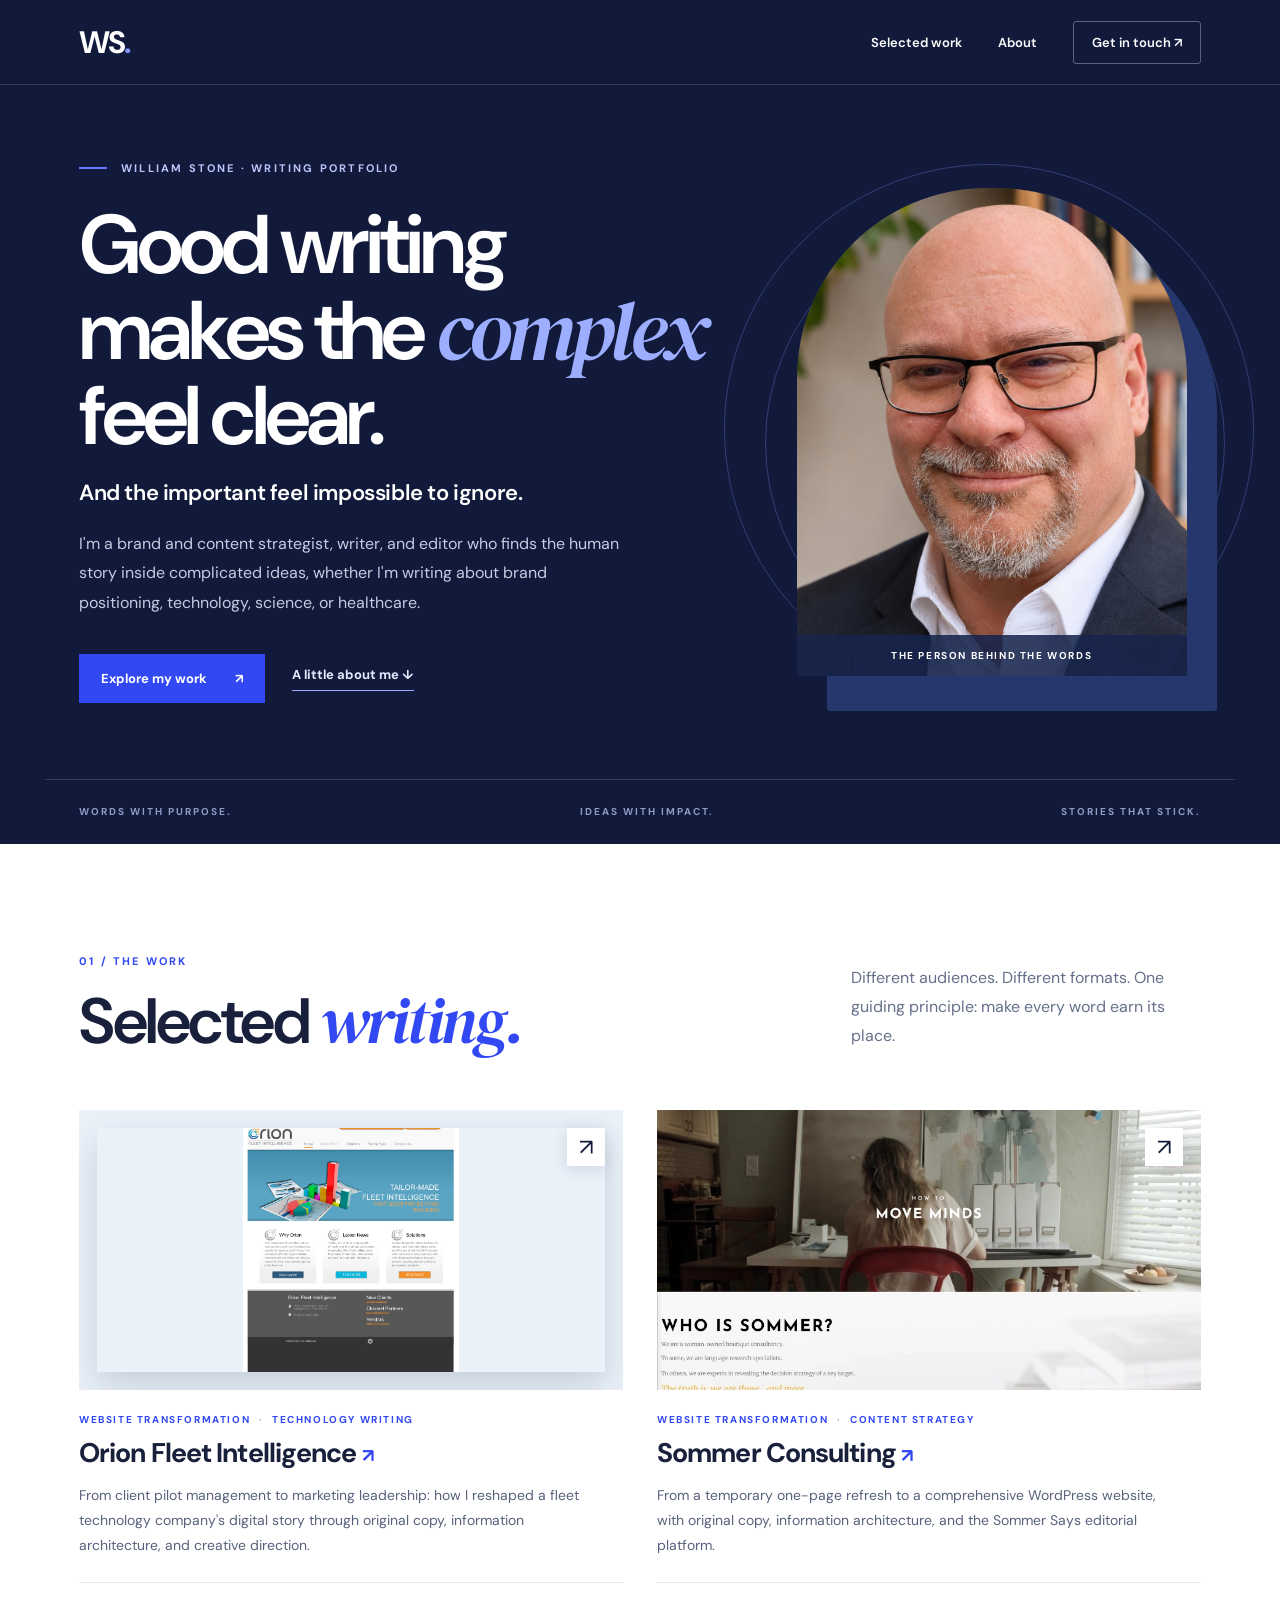
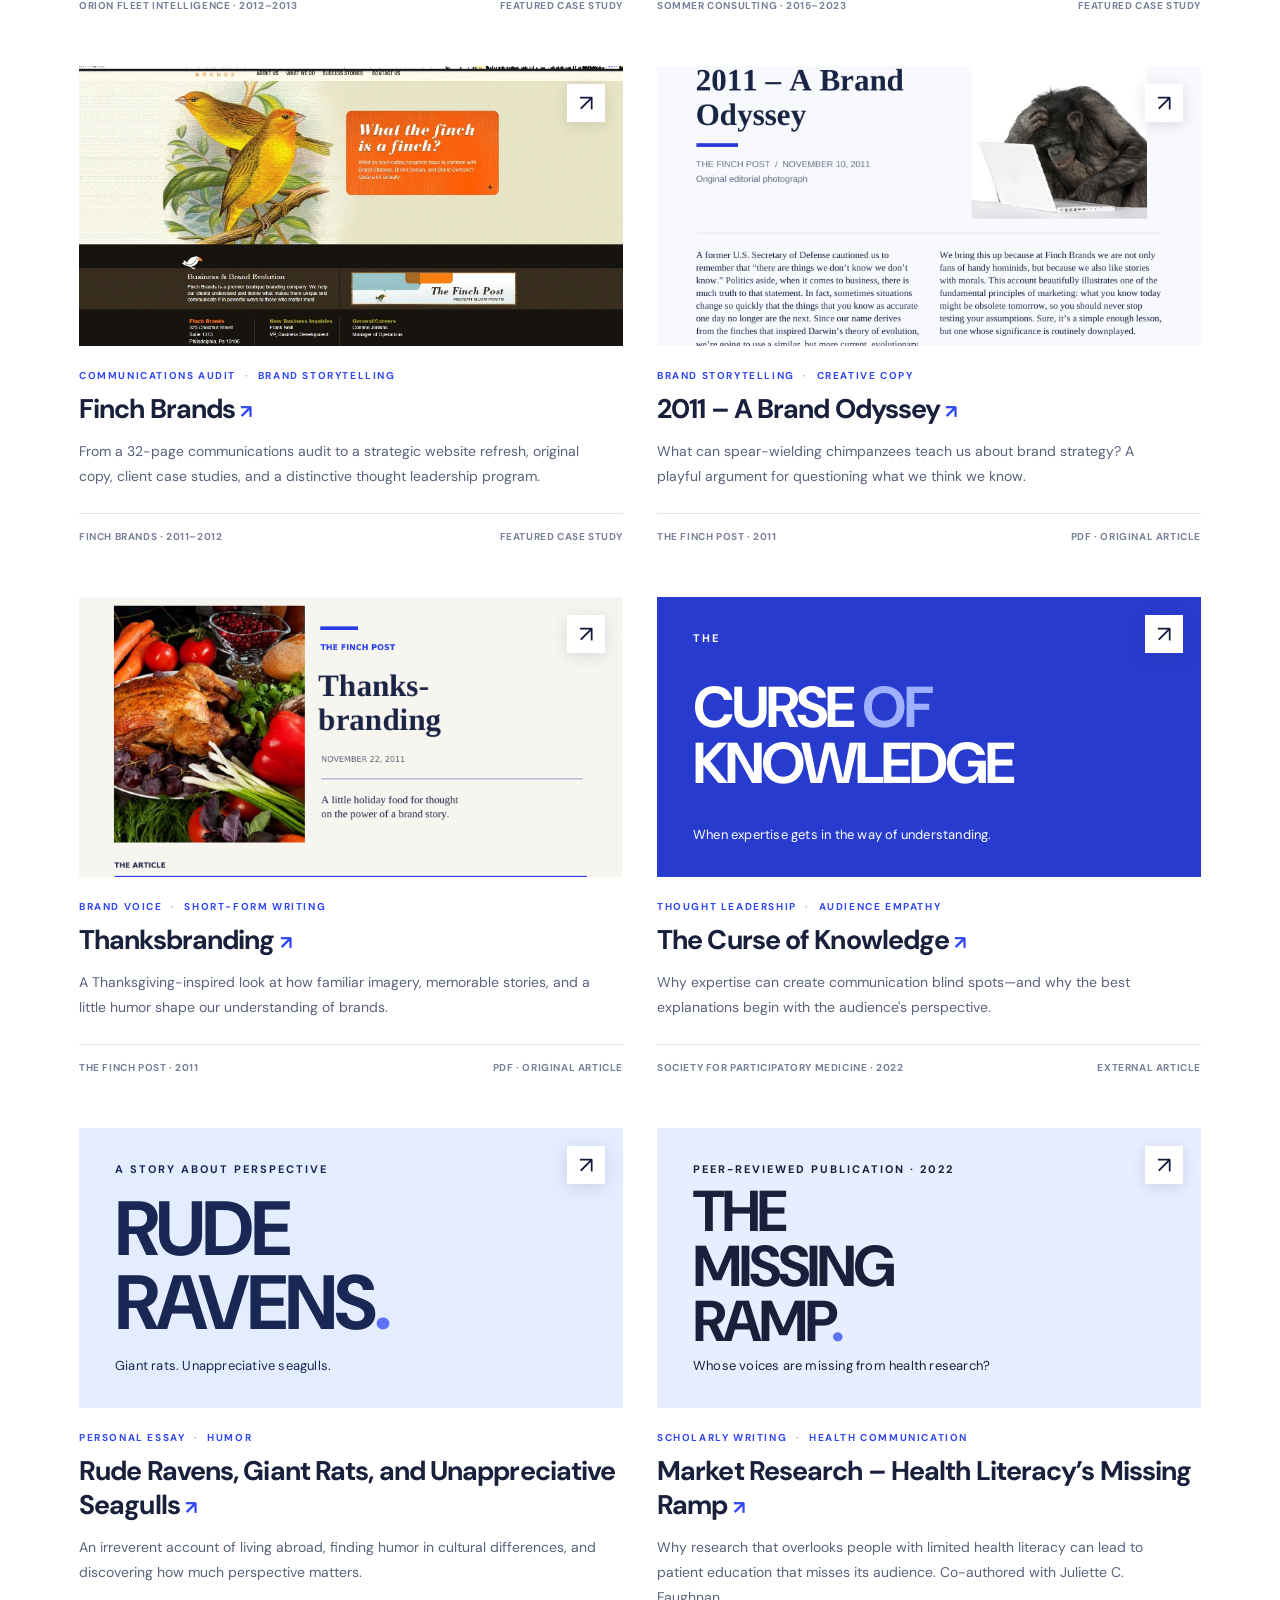
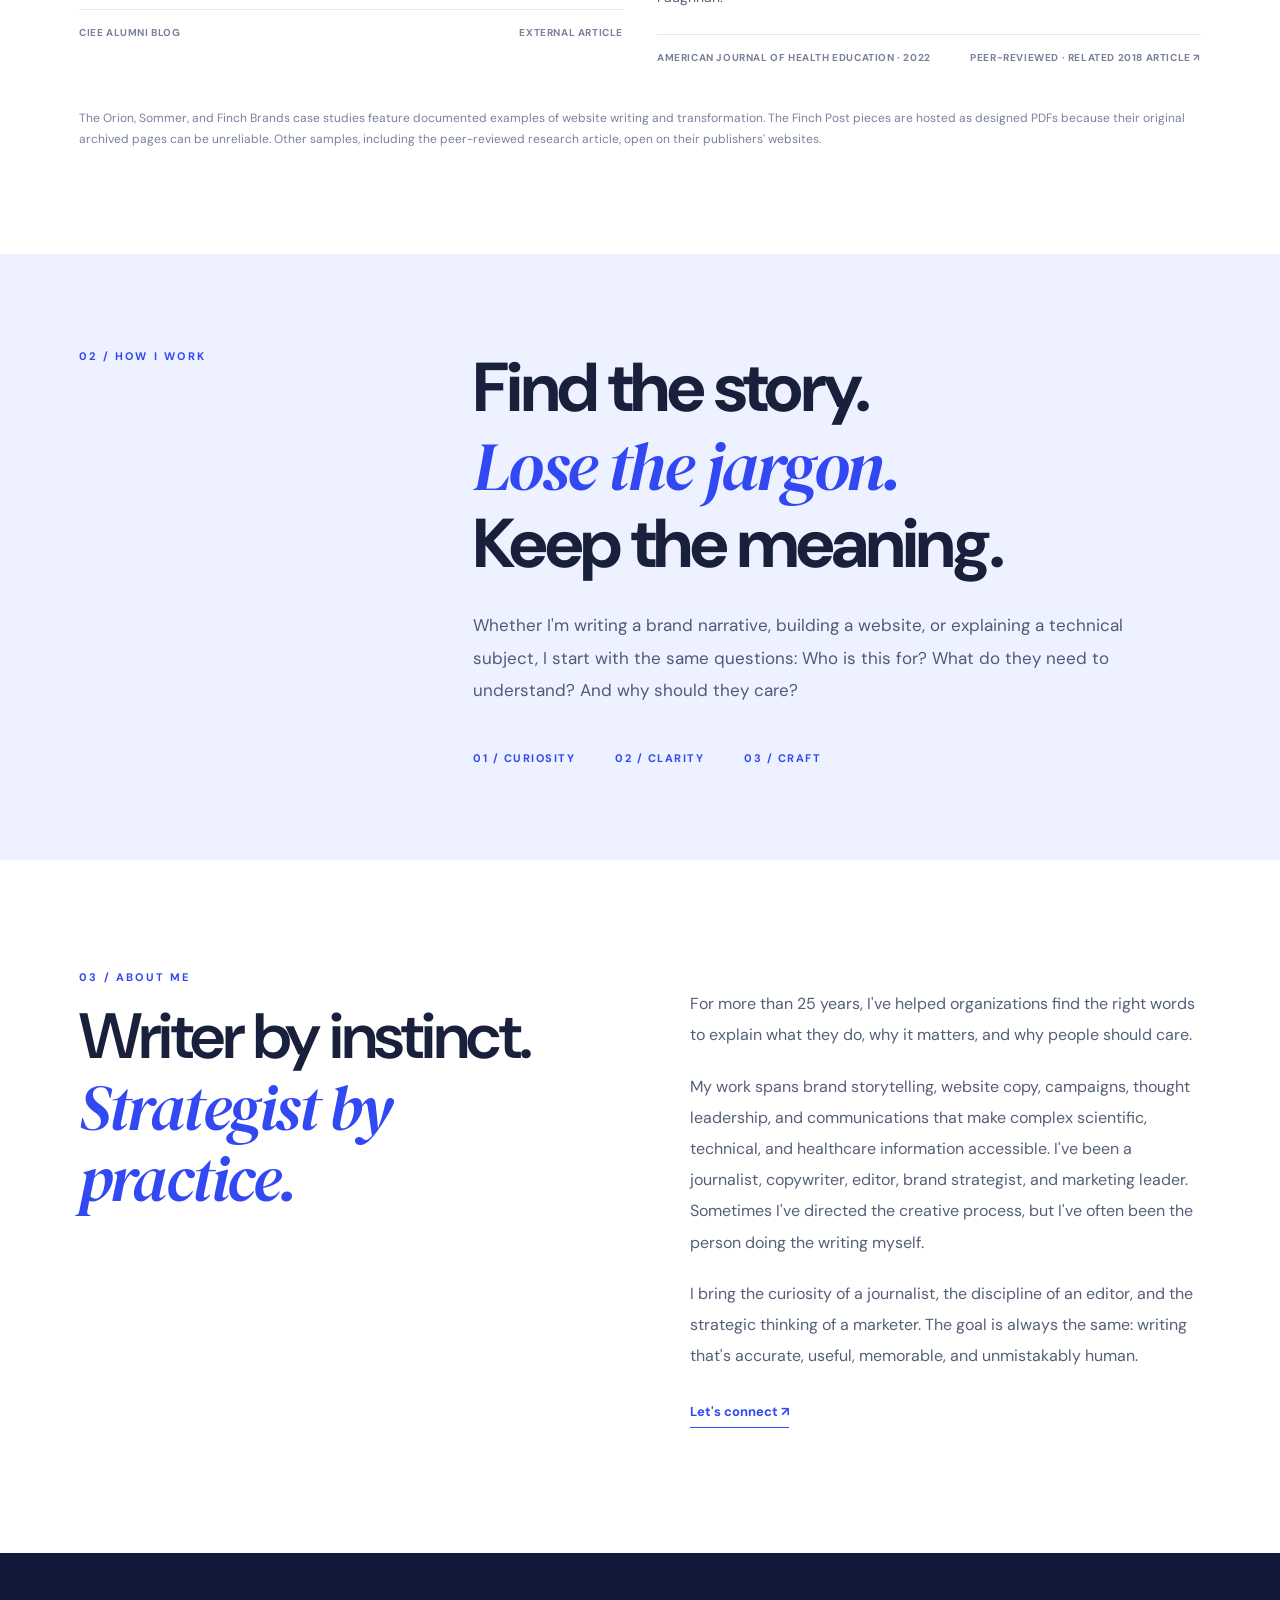
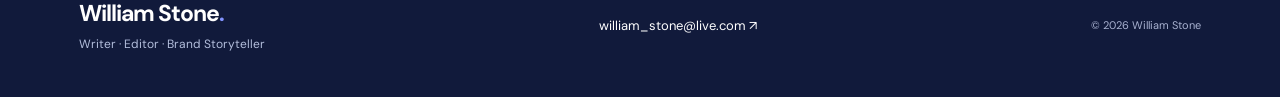
<file: index.html>
<!doctype html>
<html lang="en">
<head>
<meta charset="utf-8"><meta name="viewport" content="width=device-width, initial-scale=1">
<meta name="description" content="Selected brand storytelling, creative copywriting, and audience-centered communications by William Stone.">
<meta name="theme-color" content="#111a3b">
<title>William Stone — Writer, Editor & Brand Storyteller</title>
<link rel="stylesheet" href="styles.css">
</head>
<body>
<a class="skip" href="#main">Skip to content</a>
<header class="site-header"><div class="wrap nav"><a class="wordmark" href="#top" aria-label="William Stone, home">WS<span class="wordmark-dot">.</span></a><nav aria-label="Main navigation"><a href="#work">Selected work</a><a href="#about">About</a><a class="nav-contact" href="mailto:william_stone@live.com">Get in touch <span aria-hidden="true">↗</span></a></nav></div></header>
<main id="main">
<section class="hero" id="top"><div class="wrap hero-grid"><div class="hero-copy"><div class="eyebrow"><span class="eyebrow-line"></span> WILLIAM STONE · WRITING PORTFOLIO</div><h1>Good writing makes the <em>complex</em> feel clear.</h1><p class="hero-lead">And the important feel impossible to ignore.</p><p class="hero-description">I'm a brand and content strategist, writer, and editor who finds the human story inside complicated ideas, whether I'm writing about brand positioning, technology, science, or healthcare.</p><div class="hero-actions"><a class="button button-primary" href="#work">Explore my work <span aria-hidden="true">↗</span></a><a class="text-link" href="#about">A little about me <span aria-hidden="true">↓</span></a></div></div><div class="hero-art"><div class="portrait-frame"><img src="assets/portrait.png" alt="Portrait of William Stone" width="1024" height="1024"><span class="portrait-label">THE PERSON BEHIND THE WORDS</span></div><span class="orbit orbit-one" aria-hidden="true"></span><span class="orbit orbit-two" aria-hidden="true"></span></div></div><div class="wrap hero-bottom"><span>WORDS WITH PURPOSE.</span><span>IDEAS WITH IMPACT.</span><span>STORIES THAT STICK.</span></div></section>
<section class="work-section" id="work"><div class="wrap"><div class="section-top"><div><p class="kicker">01 / THE WORK</p><h2>Selected <em>writing.</em></h2></div><p class="section-intro">Different audiences. Different formats. One guiding principle: make every word earn its place.</p></div>
<div class="work-grid">
<article class="work-card featured"><a class="card-image card-orion" href="orion-case-study.html" aria-label="Explore Orion Fleet Intelligence website transformation case study"><img src="assets/hero-tailored.webp" alt="Archived Orion Fleet Intelligence homepage showing a technology-focused hero campaign" loading="lazy"><span class="image-action" aria-hidden="true">↗</span></a><div class="card-meta">WEBSITE TRANSFORMATION <span>·</span> TECHNOLOGY WRITING</div><h3><a href="orion-case-study.html">Orion Fleet Intelligence <span aria-hidden="true">↗</span></a></h3><p>From client pilot management to marketing leadership: how I reshaped a fleet technology company's digital story through original copy, information architecture, and creative direction.</p><div class="card-foot">ORION FLEET INTELLIGENCE · 2012–2013 <span>FEATURED CASE STUDY</span></div></article>

<article class="work-card featured"><a class="card-image" href="sommer-case-study.html" aria-label="Explore Sommer Consulting website transformation case study"><img src="assets/sommer-homepage-feature.webp" alt="Sommer Consulting refreshed website showing the How to Move Minds hero and Who Is Sommer section" loading="lazy"><span class="image-action" aria-hidden="true">↗</span></a><div class="card-meta">WEBSITE TRANSFORMATION <span>·</span> CONTENT STRATEGY</div><h3><a href="sommer-case-study.html">Sommer Consulting <span aria-hidden="true">↗</span></a></h3><p>From a temporary one-page refresh to a comprehensive WordPress website, with original copy, information architecture, and the Sommer Says editorial platform.</p><div class="card-foot">SOMMER CONSULTING · 2015–2023 <span>FEATURED CASE STUDY</span></div></article>
<article class="work-card featured"><a class="card-image" href="finch-case-study.html" aria-label="Explore Finch Brands communications audit and website transformation case study"><img src="assets/finch-hero.webp" alt="Finch Brands refreshed website with illustrated birds and orange brand headline" loading="lazy"><span class="image-action" aria-hidden="true">↗</span></a><div class="card-meta">COMMUNICATIONS AUDIT <span>·</span> BRAND STORYTELLING</div><h3><a href="finch-case-study.html">Finch Brands <span aria-hidden="true">↗</span></a></h3><p>From a 32-page communications audit to a strategic website refresh, original copy, client case studies, and a distinctive thought leadership program.</p><div class="card-foot">FINCH BRANDS · 2011–2012 <span>FEATURED CASE STUDY</span></div></article>
<article class="work-card featured"><a class="card-image card-odyssey" href="samples/brand-odyssey.pdf" target="_blank" rel="noopener" aria-label="Read 2011 – A Brand Odyssey PDF"><img src="assets/odyssey-preview.png" alt="Designed article preview featuring a chimpanzee at a laptop" loading="lazy"><span class="image-action" aria-hidden="true">↗</span></a><div class="card-meta">BRAND STORYTELLING <span>·</span> CREATIVE COPY</div><h3><a href="samples/brand-odyssey.pdf" target="_blank" rel="noopener">2011 – A Brand Odyssey <span aria-hidden="true">↗</span></a></h3><p>What can spear-wielding chimpanzees teach us about brand strategy? A playful argument for questioning what we think we know.</p><div class="card-foot">THE FINCH POST · 2011 <span>PDF · ORIGINAL ARTICLE</span></div></article>
<article class="work-card featured"><a class="card-image card-thanks" href="samples/thanksbranding.pdf" target="_blank" rel="noopener" aria-label="Read Thanksbranding PDF"><img src="assets/thanksbranding-preview.png" alt="Designed Thanksgiving-themed article preview" loading="lazy"><span class="image-action" aria-hidden="true">↗</span></a><div class="card-meta">BRAND VOICE <span>·</span> SHORT-FORM WRITING</div><h3><a href="samples/thanksbranding.pdf" target="_blank" rel="noopener">Thanksbranding <span aria-hidden="true">↗</span></a></h3><p>A Thanksgiving-inspired look at how familiar imagery, memorable stories, and a little humor shape our understanding of brands.</p><div class="card-foot">THE FINCH POST · 2011 <span>PDF · ORIGINAL ARTICLE</span></div></article>
<article class="work-card"><a class="card-image card-knowledge" href="https://participatorymedicine.org/epatients/2022/04/the-curse-of-knowledge-when-expertise-creates-blindspots-in-patient-communication.html" target="_blank" rel="noopener" aria-label="Read The Curse of Knowledge on its original website"><div class="type-art"><span>THE</span><strong>CURSE<span class="outline-word"> OF</span><br>KNOWLEDGE</strong><small>When expertise gets in the way of understanding.</small></div><span class="image-action" aria-hidden="true">↗</span></a><div class="card-meta">THOUGHT LEADERSHIP <span>·</span> AUDIENCE EMPATHY</div><h3><a href="https://participatorymedicine.org/epatients/2022/04/the-curse-of-knowledge-when-expertise-creates-blindspots-in-patient-communication.html" target="_blank" rel="noopener">The Curse of Knowledge <span aria-hidden="true">↗</span></a></h3><p>Why expertise can create communication blind spots—and why the best explanations begin with the audience's perspective.</p><div class="card-foot">SOCIETY FOR PARTICIPATORY MEDICINE · 2022 <span>EXTERNAL ARTICLE</span></div></article>
<article class="work-card"><a class="card-image card-ravens" href="https://www.ciee.org/about/we-are-ciee/alumni/blog/rude-ravens-giant-rats-and-unappreciative-seagulls" target="_blank" rel="noopener" aria-label="Read Rude Ravens, Giant Rats, and Unappreciative Seagulls on CIEE"><div class="type-art ravens-art"><span>A STORY ABOUT PERSPECTIVE</span><strong>RUDE<br>RAVENS<span class="period">.</span></strong><small>Giant rats. Unappreciative seagulls.</small></div><span class="image-action" aria-hidden="true">↗</span></a><div class="card-meta">PERSONAL ESSAY <span>·</span> HUMOR</div><h3><a href="https://www.ciee.org/about/we-are-ciee/alumni/blog/rude-ravens-giant-rats-and-unappreciative-seagulls" target="_blank" rel="noopener">Rude Ravens, Giant Rats, and Unappreciative Seagulls <span aria-hidden="true">↗</span></a></h3><p>An irreverent account of living abroad, finding humor in cultural differences, and discovering how much perspective matters.</p><div class="card-foot">CIEE ALUMNI BLOG <span>EXTERNAL ARTICLE</span></div></article>
<article class="work-card"><a class="card-image card-research" href="https://www.tandfonline.com/doi/full/10.1080/19325037.2021.2001779" target="_blank" rel="noopener" aria-label="Read Market Research – Health Literacy’s Missing Ramp"><div class="type-art"><span>PEER-REVIEWED PUBLICATION · 2022</span><strong>THE<br>MISSING<br>RAMP<span class="period">.</span></strong><small>Whose voices are missing from health research?</small></div><span class="image-action" aria-hidden="true">↗</span></a><div class="card-meta">SCHOLARLY WRITING <span>·</span> HEALTH COMMUNICATION</div><h3><a href="https://www.tandfonline.com/doi/full/10.1080/19325037.2021.2001779" target="_blank" rel="noopener">Market Research – Health Literacy’s Missing Ramp <span aria-hidden="true">↗</span></a></h3><p>Why research that overlooks people with limited health literacy can lead to patient education that misses its audience. Co-authored with Juliette C. Faughnan.</p><div class="card-foot">AMERICAN JOURNAL OF HEALTH EDUCATION · 2022 <span>PEER-REVIEWED · <a href="https://journals.healio.com/doi/10.3928/24748307-20180327-01" target="_blank" rel="noopener">RELATED 2018 ARTICLE ↗</a></span></div></article></div><p class="work-note">The Orion, Sommer, and Finch Brands case studies feature documented examples of website writing and transformation. The Finch Post pieces are hosted as designed PDFs because their original archived pages can be unreliable. Other samples, including the peer-reviewed research article, open on their publishers' websites.</p></div></section>
<section class="approach-section"><div class="wrap approach-grid"><p class="kicker">02 / HOW I WORK</p><div><h2>Find the story.<br><em>Lose the jargon.</em><br>Keep the meaning.</h2><p>Whether I'm writing a brand narrative, building a website, or explaining a technical subject, I start with the same questions: Who is this for? What do they need to understand? And why should they care?</p><div class="principles"><span>01 / CURIOSITY</span><span>02 / CLARITY</span><span>03 / CRAFT</span></div></div></div></section>
<section class="about-section" id="about"><div class="wrap about-grid"><div><p class="kicker">03 / ABOUT ME</p><h2>Writer by instinct.<br><em>Strategist by practice.</em></h2></div><div class="about-copy"><p>For more than 25 years, I've helped organizations find the right words to explain what they do, why it matters, and why people should care.</p><p>My work spans brand storytelling, website copy, campaigns, thought leadership, and communications that make complex scientific, technical, and healthcare information accessible. I've been a journalist, copywriter, editor, brand strategist, and marketing leader. Sometimes I've directed the creative process, but I've often been the person doing the writing myself.</p><p>I bring the curiosity of a journalist, the discipline of an editor, and the strategic thinking of a marketer. The goal is always the same: writing that's accurate, useful, memorable, and unmistakably human.</p><a class="text-link dark-link" href="mailto:william_stone@live.com">Let's connect <span aria-hidden="true">↗</span></a></div></div></section>
</main><footer class="footer"><div class="wrap footer-inner"><div><span class="footer-name">William Stone<span class="wordmark-dot">.</span></span><p>Writer · Editor · Brand Storyteller</p></div><a href="mailto:william_stone@live.com">william_stone@live.com <span aria-hidden="true">↗</span></a><span class="copyright">© <span id="year">2026</span> William Stone</span></div></footer>
<script>document.getElementById('year').textContent=new Date().getFullYear();</script>
</body></html>
</file>
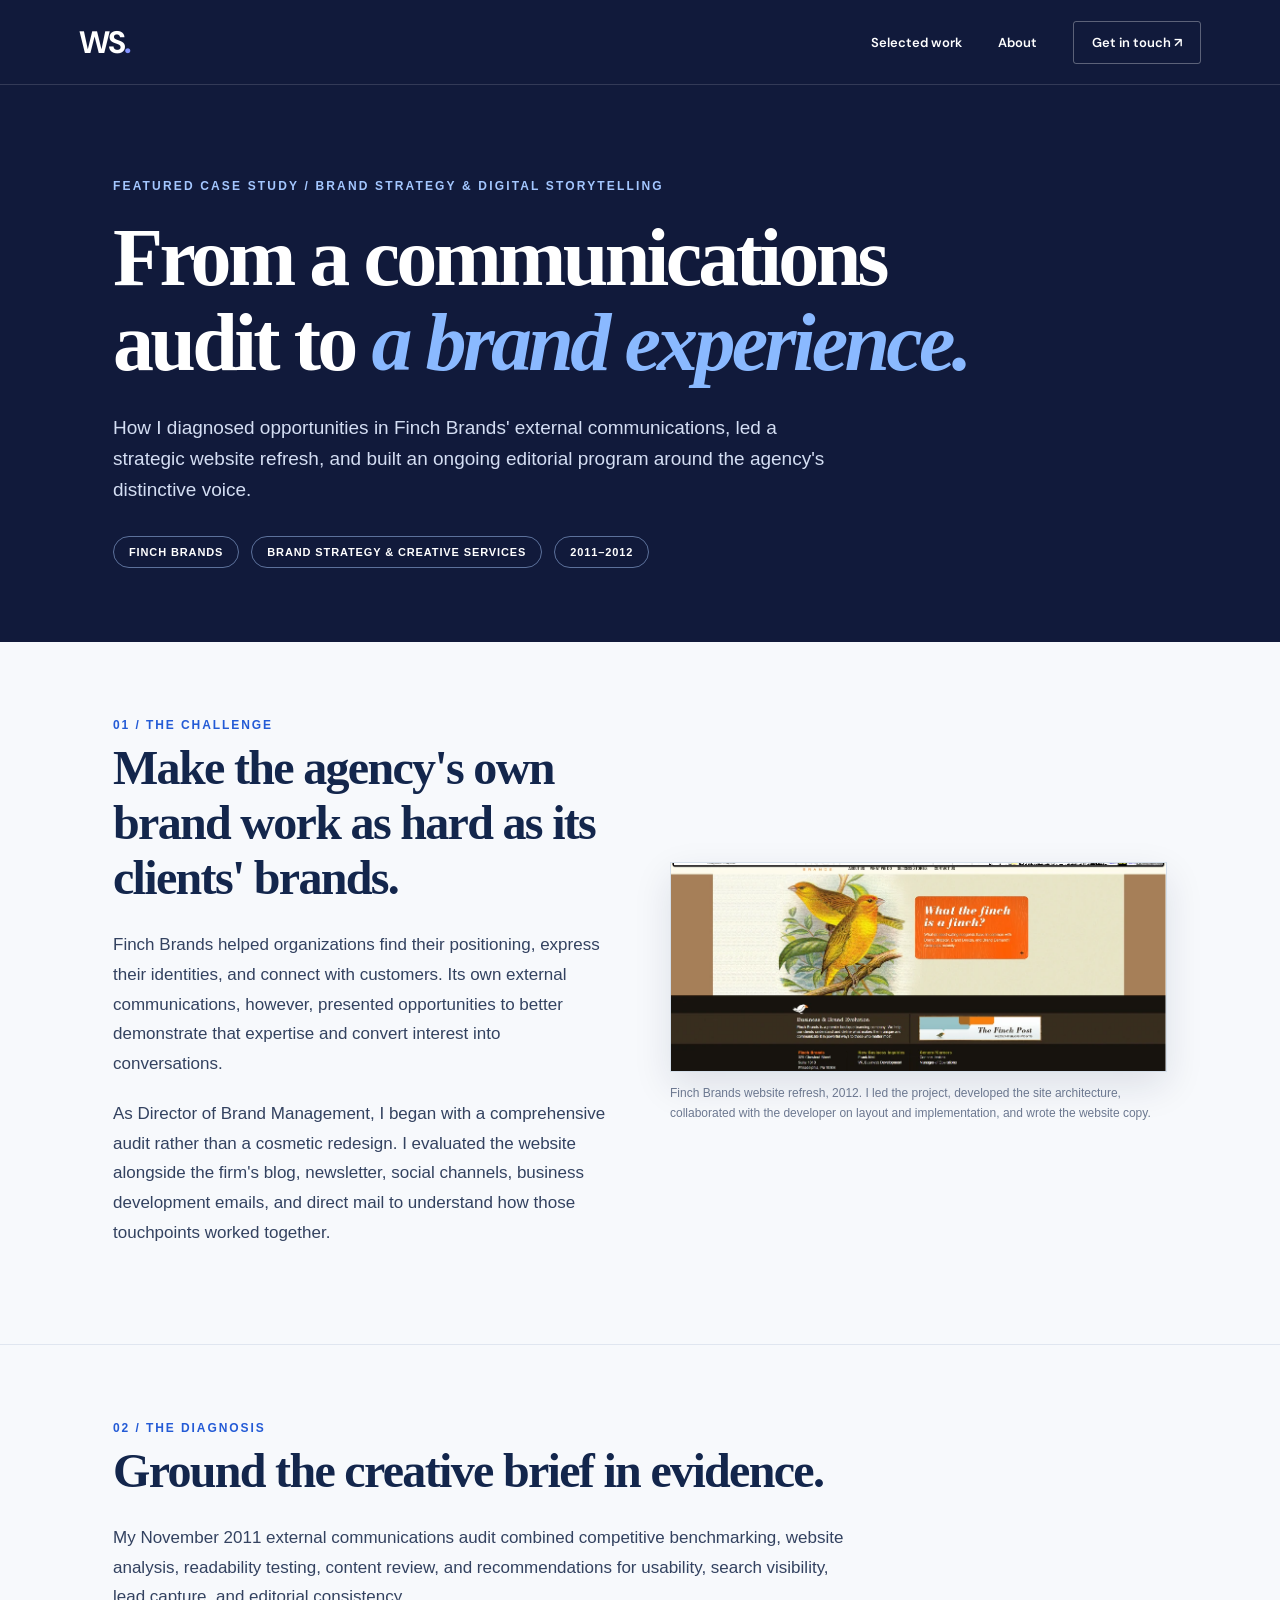
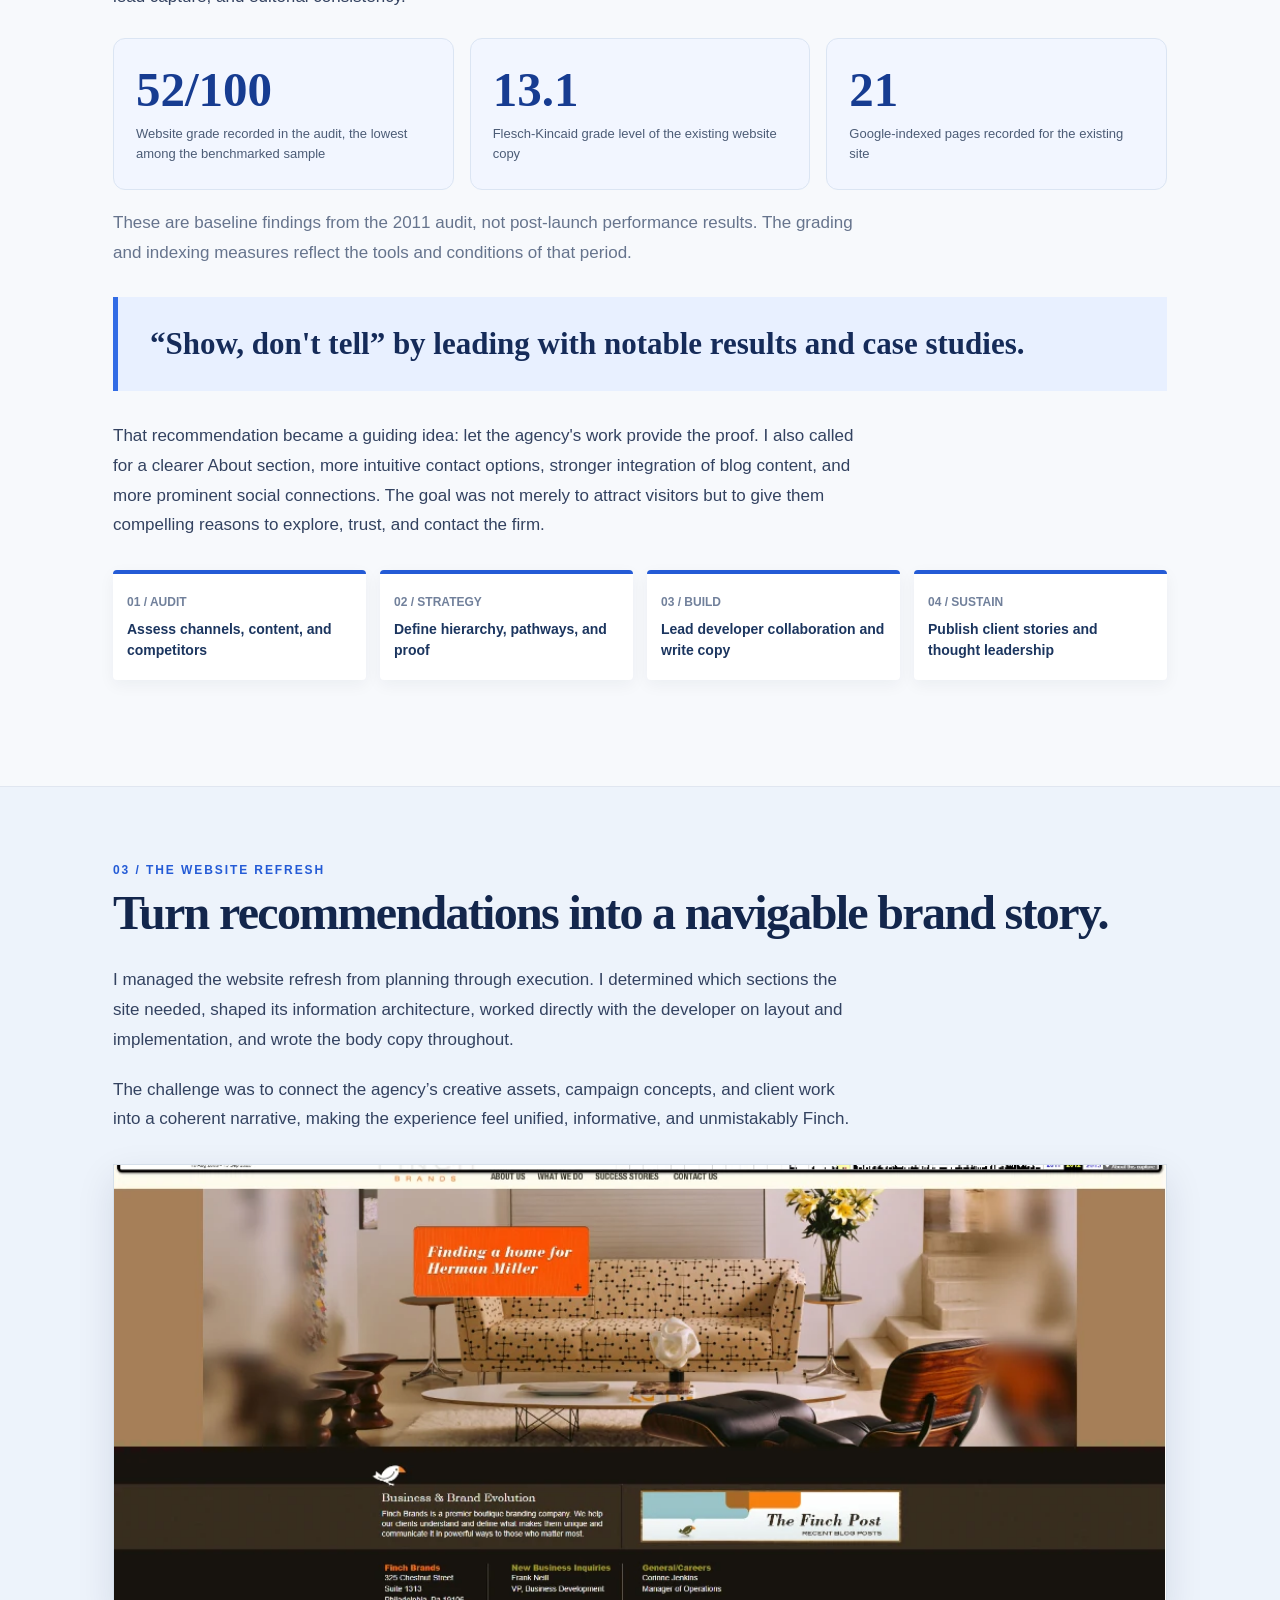
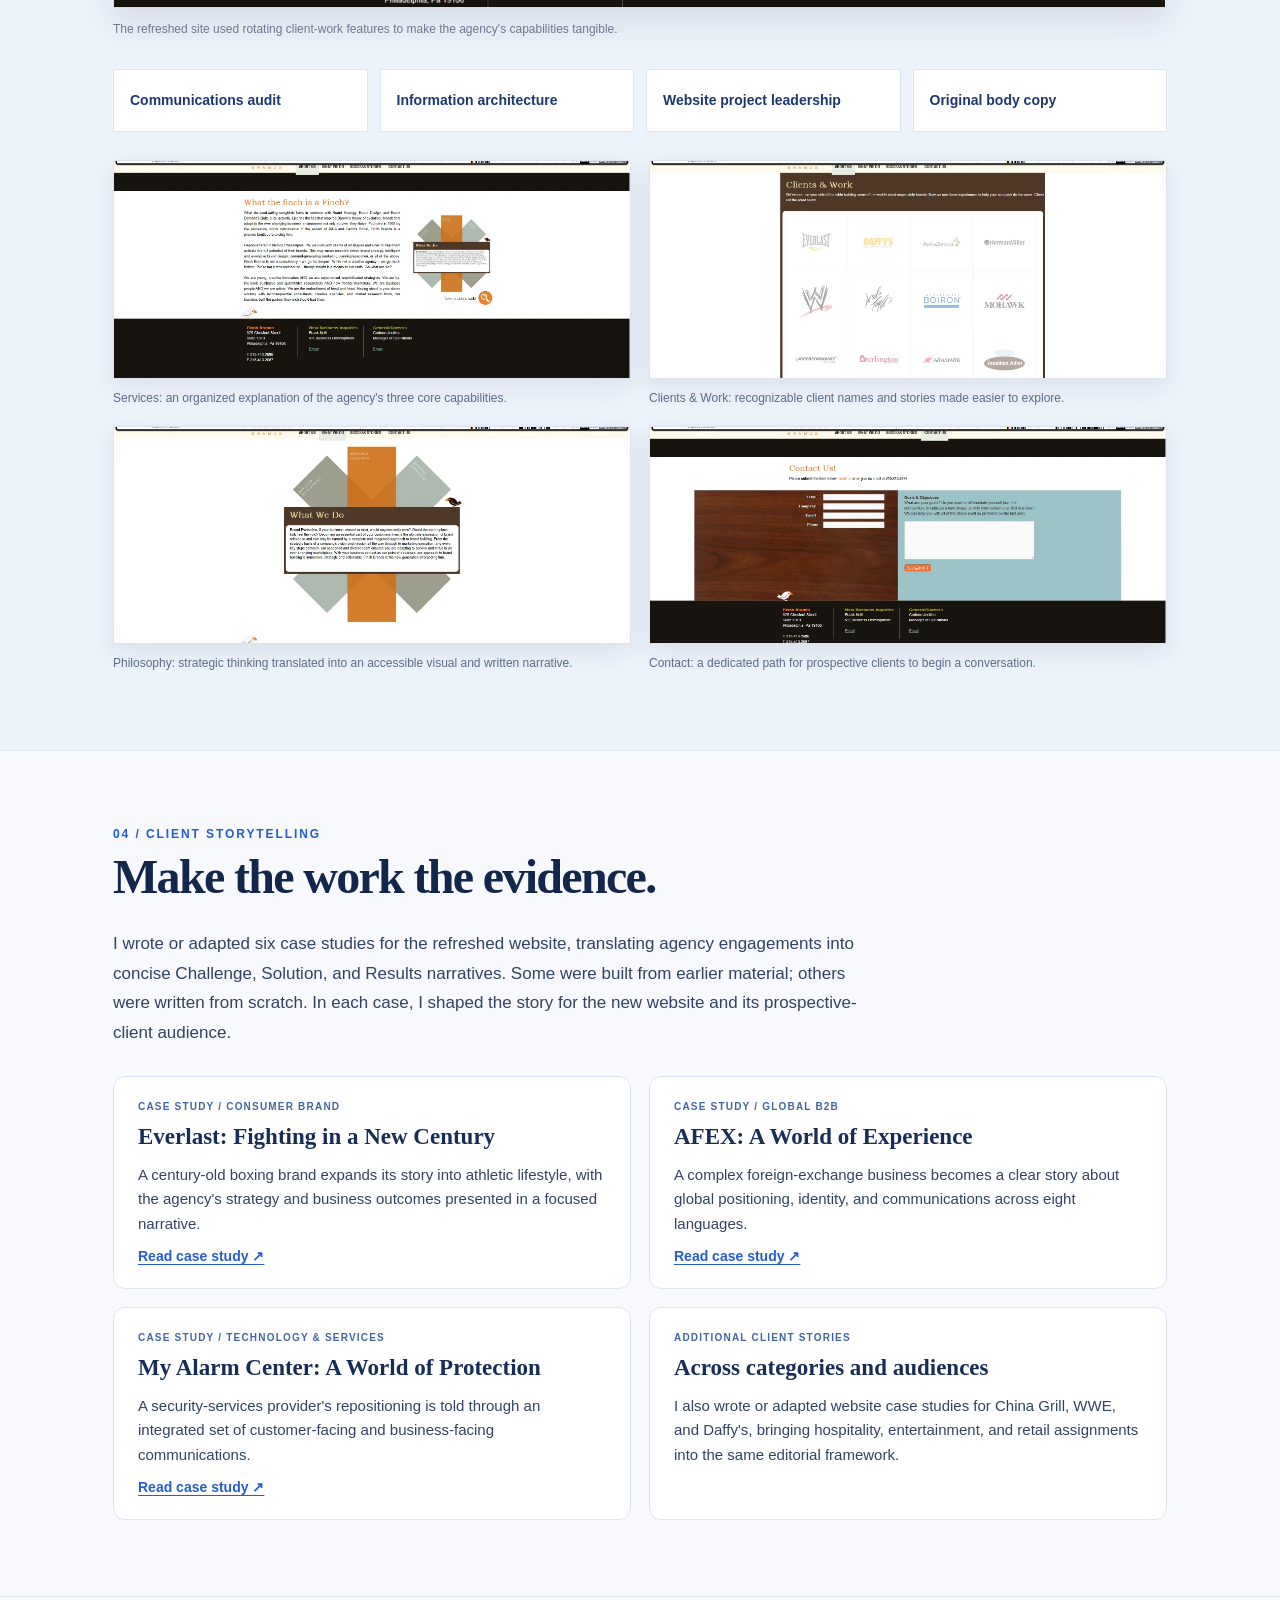
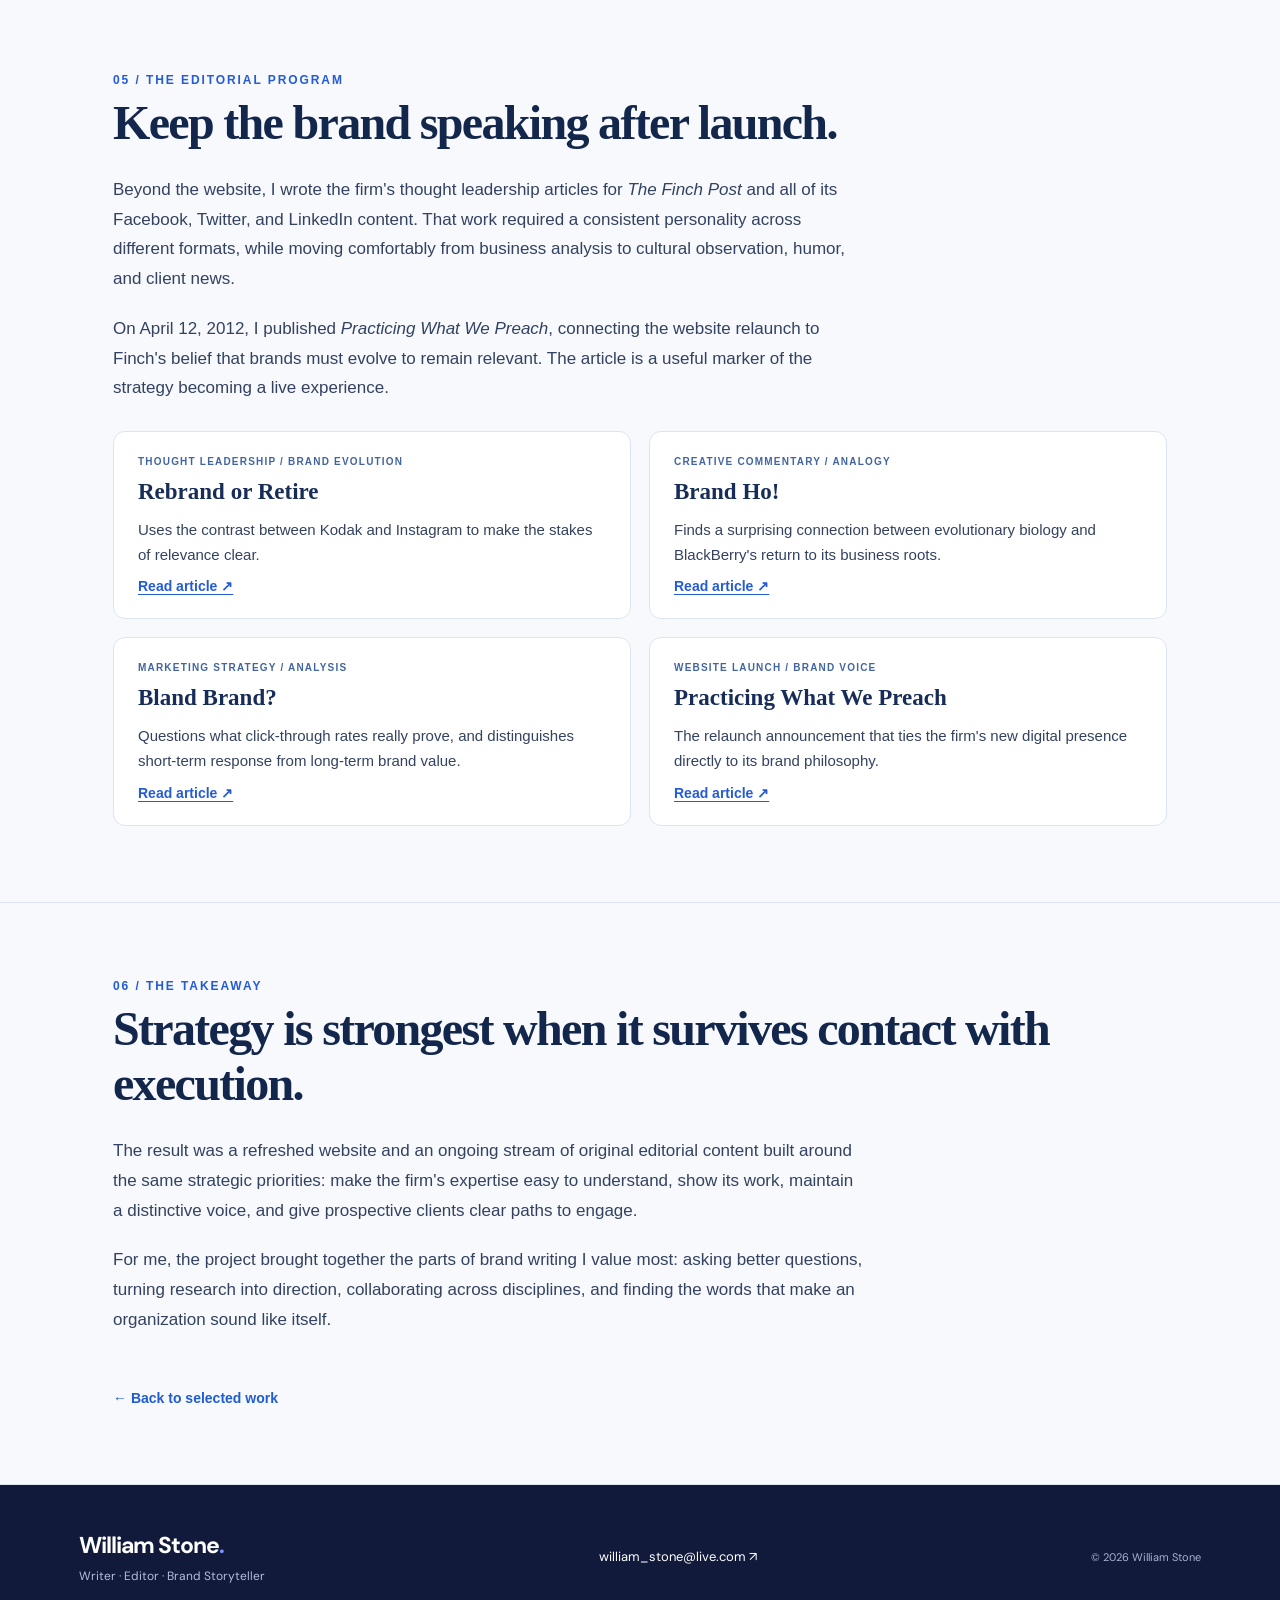
<file: finch-case-study.html>
<!DOCTYPE html><html lang="en"><head><meta charset="utf-8"><meta name="viewport" content="width=device-width,initial-scale=1"><meta name="theme-color" content="#111a3b"><meta name="description" content="How William Stone turned a comprehensive communications audit into a website transformation and sustained editorial program for Finch Brands."><title>Finch Brands | Audit to Website Transformation | William Stone</title><link rel="stylesheet" href="styles.css"></head><body class="case-page"><a class="skip" href="#main">Skip to content</a><header class="site-header"><div class="wrap nav"><a aria-label="William Stone, home" class="wordmark" href="index.html">WS<span class="wordmark-dot">.</span></a><nav aria-label="Main navigation"><a href="index.html#work">Selected work</a><a href="index.html#about">About</a><a class="nav-contact" href="mailto:william_stone@live.com">Get in touch ↗</a></nav></div></header><main id="main">
<section class="case-hero"><div class="case-wrap"><div class="case-eyebrow">FEATURED CASE STUDY / BRAND STRATEGY &amp; DIGITAL STORYTELLING</div><h1>From a communications audit to <em>a brand experience.</em></h1><p>How I diagnosed opportunities in Finch Brands' external communications, led a strategic website refresh, and built an ongoing editorial program around the agency's distinctive voice.</p><div class="case-meta"><span>FINCH BRANDS</span><span>BRAND STRATEGY &amp; CREATIVE SERVICES</span><span>2011–2012</span></div></div></section>
<section class="case-section"><div class="case-wrap case-split"><div><div class="case-kicker">01 / THE CHALLENGE</div><h2>Make the agency's own brand work as hard as its clients' brands.</h2><p>Finch Brands helped organizations find their positioning, express their identities, and connect with customers. Its own external communications, however, presented opportunities to better demonstrate that expertise and convert interest into conversations.</p><p>As Director of Brand Management, I began with a comprehensive audit rather than a cosmetic redesign. I evaluated the website alongside the firm's blog, newsletter, social channels, business development emails, and direct mail to understand how those touchpoints worked together.</p></div><figure class="case-image"><img src="assets/finch-hero.webp" alt="Archived Finch Brands homepage featuring illustrated finches and an orange What the finch is a finch panel"><figcaption>Finch Brands website refresh, 2012. I led the project, developed the site architecture, collaborated with the developer on layout and implementation, and wrote the website copy.</figcaption></figure></div></section>
<section class="case-section"><div class="case-wrap"><div class="case-kicker">02 / THE DIAGNOSIS</div><h2>Ground the creative brief in evidence.</h2><p>My November 2011 external communications audit combined competitive benchmarking, website analysis, readability testing, content review, and recommendations for usability, search visibility, lead capture, and editorial consistency.</p><div class="finch-metrics"><div><strong>52/100</strong><span>Website grade recorded in the audit, the lowest among the benchmarked sample</span></div><div><strong>13.1</strong><span>Flesch-Kincaid grade level of the existing website copy</span></div><div><strong>21</strong><span>Google-indexed pages recorded for the existing site</span></div></div><p class="case-note">These are baseline findings from the 2011 audit, not post-launch performance results. The grading and indexing measures reflect the tools and conditions of that period.</p><div class="case-quote">“Show, don't tell” by leading with notable results and case studies.</div><p>That recommendation became a guiding idea: let the agency's work provide the proof. I also called for a clearer About section, more intuitive contact options, stronger integration of blog content, and more prominent social connections. The goal was not merely to attract visitors but to give them compelling reasons to explore, trust, and contact the firm.</p><div class="finch-process"><div><span>01 / AUDIT</span>Assess channels, content, and competitors</div><div><span>02 / STRATEGY</span>Define hierarchy, pathways, and proof</div><div><span>03 / BUILD</span>Lead developer collaboration and write copy</div><div><span>04 / SUSTAIN</span>Publish client stories and thought leadership</div></div></div></section>
<section class="case-section finch-feature"><div class="case-wrap"><div class="case-kicker">03 / THE WEBSITE REFRESH</div><h2>Turn recommendations into a navigable brand story.</h2><p>I managed the website refresh from planning through execution. I determined which sections the site needed, shaped its information architecture, worked directly with the developer on layout and implementation, and wrote the body copy throughout.</p><p>The challenge was to connect the agency’s creative assets, campaign concepts, and client work into a coherent narrative, making the experience feel unified, informative, and unmistakably Finch.</p><figure class="case-image"><img src="assets/finch-herman.webp" alt="Archived Finch Brands homepage rotating hero featuring Herman Miller work"><figcaption>The refreshed site used rotating client-work features to make the agency's capabilities tangible.</figcaption></figure><div class="case-roles"><div>Communications audit</div><div>Information architecture</div><div>Website project leadership</div><div>Original body copy</div></div><div class="finch-gallery"><figure><img src="assets/finch-services.webp" loading="lazy" alt="Finch Brands What We Do page describing brand strategy, brand design and brand demand"><figcaption>Services: an organized explanation of the agency's three core capabilities.</figcaption></figure><figure><img src="assets/finch-clients.webp" loading="lazy" alt="Finch Brands Clients and Work page with a grid of client logos"><figcaption>Clients &amp; Work: recognizable client names and stories made easier to explore.</figcaption></figure><figure><img src="assets/finch-philosophy.webp" loading="lazy" alt="Finch Brands philosophy page with a geometric brand framework"><figcaption>Philosophy: strategic thinking translated into an accessible visual and written narrative.</figcaption></figure><figure><img src="assets/finch-contact.webp" loading="lazy" alt="Finch Brands contact form in the refreshed website"><figcaption>Contact: a dedicated path for prospective clients to begin a conversation.</figcaption></figure></div></div></section>
<section class="case-section"><div class="case-wrap"><div class="case-kicker">04 / CLIENT STORYTELLING</div><h2>Make the work the evidence.</h2><p>I wrote or adapted six case studies for the refreshed website, translating agency engagements into concise Challenge, Solution, and Results narratives. Some were built from earlier material; others were written from scratch. In each case, I shaped the story for the new website and its prospective-client audience.</p><div class="finch-writing"><article><div class="finch-tag">CASE STUDY / CONSUMER BRAND</div><h3>Everlast: Fighting in a New Century</h3><p>A century-old boxing brand expands its story into athletic lifestyle, with the agency's strategy and business outcomes presented in a focused narrative.</p><a href="samples/finch-everlast.html" target="_blank" rel="noopener">Read case study ↗</a></article><article><div class="finch-tag">CASE STUDY / GLOBAL B2B</div><h3>AFEX: A World of Experience</h3><p>A complex foreign-exchange business becomes a clear story about global positioning, identity, and communications across eight languages.</p><a href="samples/finch-afex.html" target="_blank" rel="noopener">Read case study ↗</a></article><article><div class="finch-tag">CASE STUDY / TECHNOLOGY &amp; SERVICES</div><h3>My Alarm Center: A World of Protection</h3><p>A security-services provider's repositioning is told through an integrated set of customer-facing and business-facing communications.</p><a href="samples/finch-my-alarm.html" target="_blank" rel="noopener">Read case study ↗</a></article><article><div class="finch-tag">ADDITIONAL CLIENT STORIES</div><h3>Across categories and audiences</h3><p>I also wrote or adapted website case studies for China Grill, WWE, and Daffy's, bringing hospitality, entertainment, and retail assignments into the same editorial framework.</p></article></div></div></section>
<section class="case-section"><div class="case-wrap"><div class="case-kicker">05 / THE EDITORIAL PROGRAM</div><h2>Keep the brand speaking after launch.</h2><p>Beyond the website, I wrote the firm's thought leadership articles for <em>The Finch Post</em> and all of its Facebook, Twitter, and LinkedIn content. That work required a consistent personality across different formats, while moving comfortably from business analysis to cultural observation, humor, and client news.</p><p>On April 12, 2012, I published <em>Practicing What We Preach</em>, connecting the website relaunch to Finch's belief that brands must evolve to remain relevant. The article is a useful marker of the strategy becoming a live experience.</p><div class="finch-writing"><article><div class="finch-tag">THOUGHT LEADERSHIP / BRAND EVOLUTION</div><h3>Rebrand or Retire</h3><p>Uses the contrast between Kodak and Instagram to make the stakes of relevance clear.</p><a href="samples/finch-rebrand.html" target="_blank" rel="noopener">Read article ↗</a></article><article><div class="finch-tag">CREATIVE COMMENTARY / ANALOGY</div><h3>Brand Ho!</h3><p>Finds a surprising connection between evolutionary biology and BlackBerry's return to its business roots.</p><a href="samples/finch-brand-ho.html" target="_blank" rel="noopener">Read article ↗</a></article><article><div class="finch-tag">MARKETING STRATEGY / ANALYSIS</div><h3>Bland Brand?</h3><p>Questions what click-through rates really prove, and distinguishes short-term response from long-term brand value.</p><a href="samples/finch-bland-brand.html" target="_blank" rel="noopener">Read article ↗</a></article><article><div class="finch-tag">WEBSITE LAUNCH / BRAND VOICE</div><h3>Practicing What We Preach</h3><p>The relaunch announcement that ties the firm's new digital presence directly to its brand philosophy.</p><a href="samples/finch-practicing.html" target="_blank" rel="noopener">Read article ↗</a></article></div></div></section>
<section class="case-section"><div class="case-wrap"><div class="case-kicker">06 / THE TAKEAWAY</div><h2>Strategy is strongest when it survives contact with execution.</h2><p>The result was a refreshed website and an ongoing stream of original editorial content built around the same strategic priorities: make the firm's expertise easy to understand, show its work, maintain a distinctive voice, and give prospective clients clear paths to engage.</p><p>For me, the project brought together the parts of brand writing I value most: asking better questions, turning research into direction, collaborating across disciplines, and finding the words that make an organization sound like itself.</p><a class="case-back" href="index.html#work">← Back to selected work</a></div></section>
</main><footer class="footer"><div class="wrap footer-inner"><div><span class="footer-name">William Stone<span class="wordmark-dot">.</span></span><p>Writer · Editor · Brand Storyteller</p></div><a href="mailto:william_stone@live.com">william_stone@live.com ↗</a><span class="copyright">© <span id="year">2026</span> William Stone</span></div></footer><script>document.getElementById('year').textContent=new Date().getFullYear()</script></body></html>
</file>
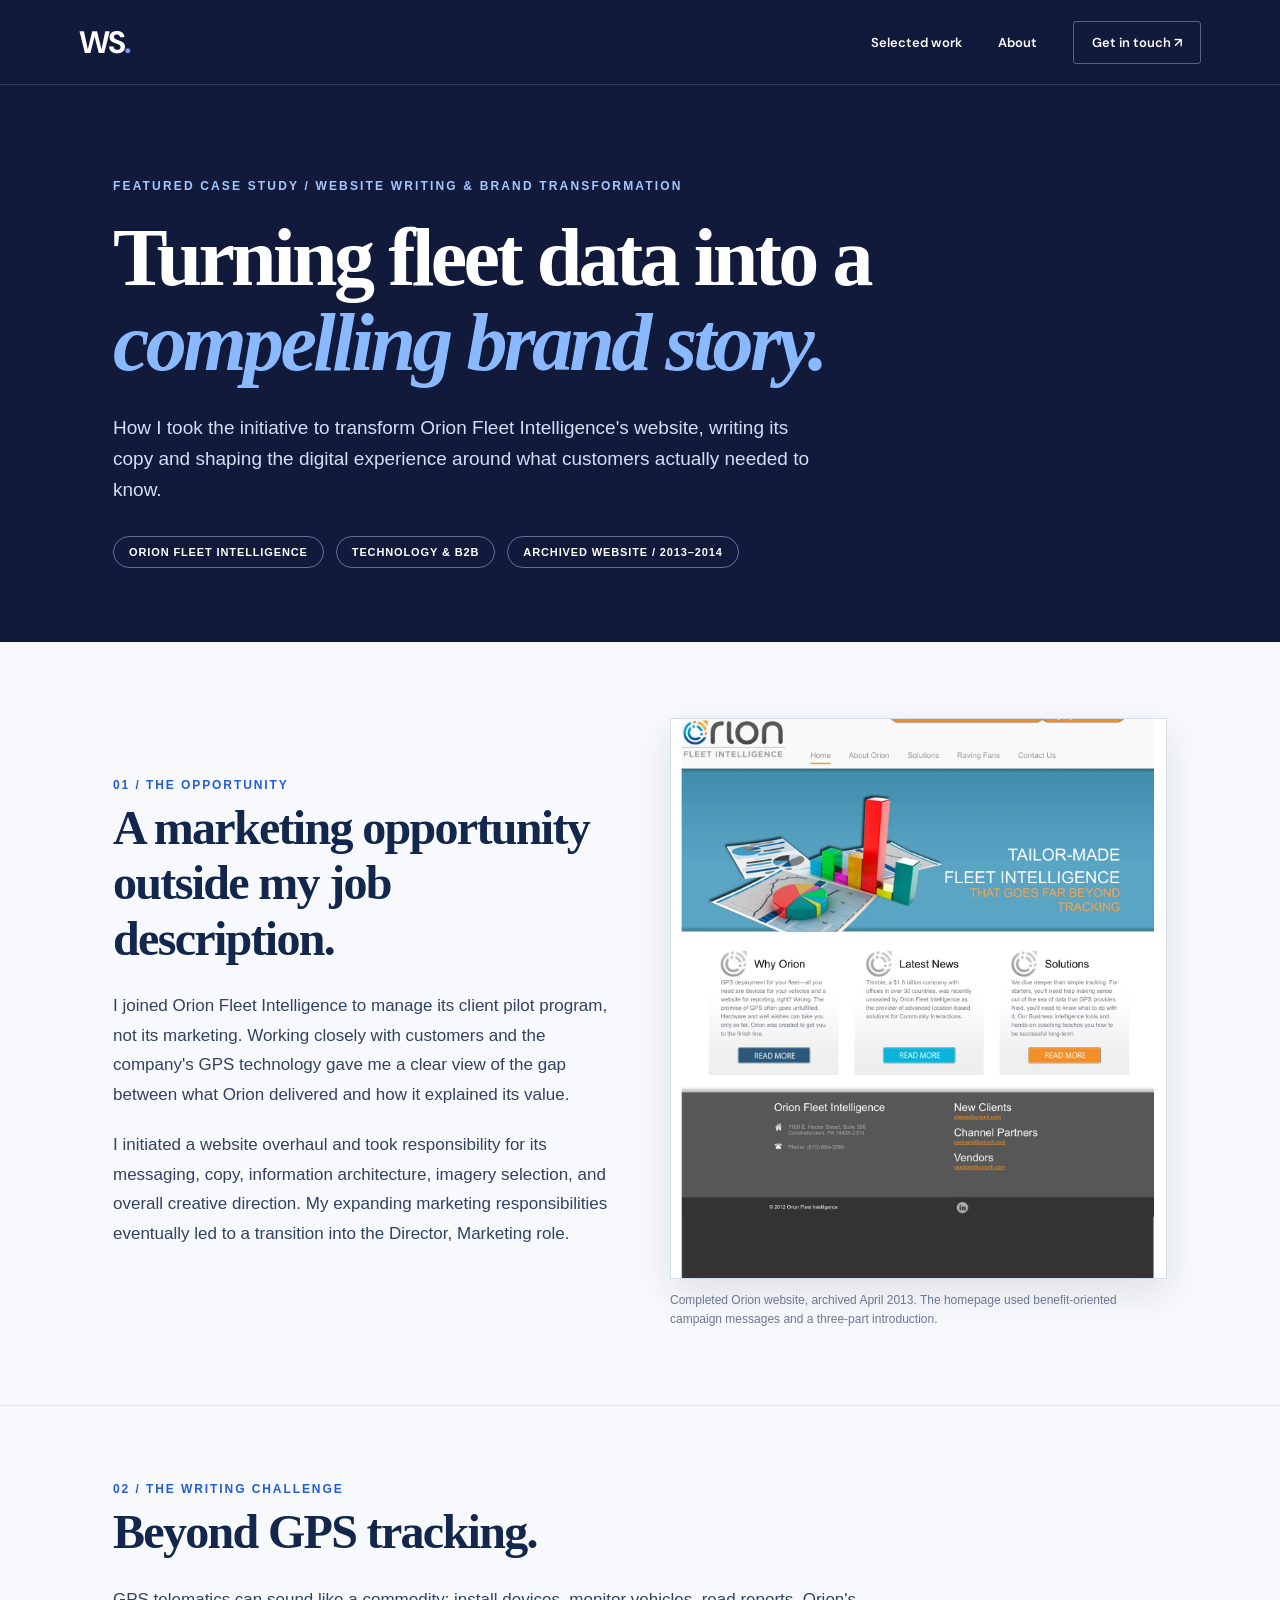
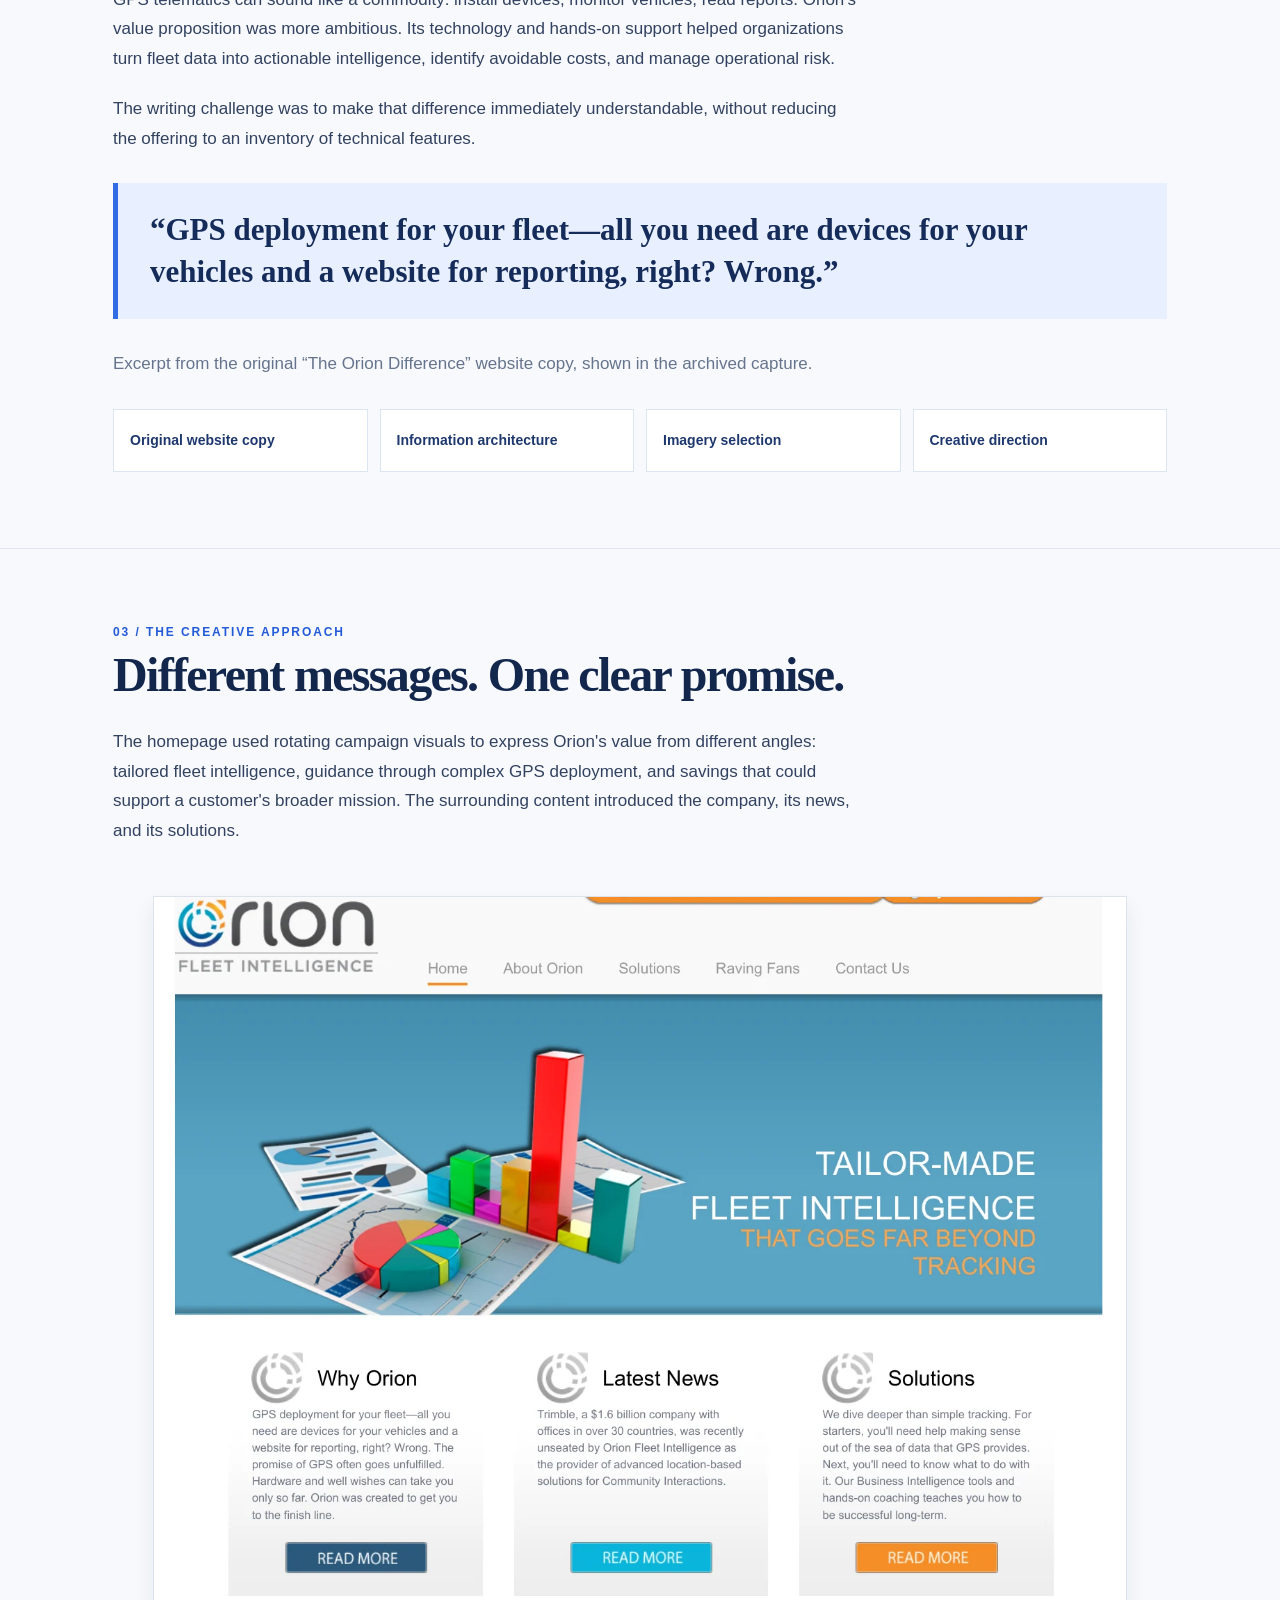
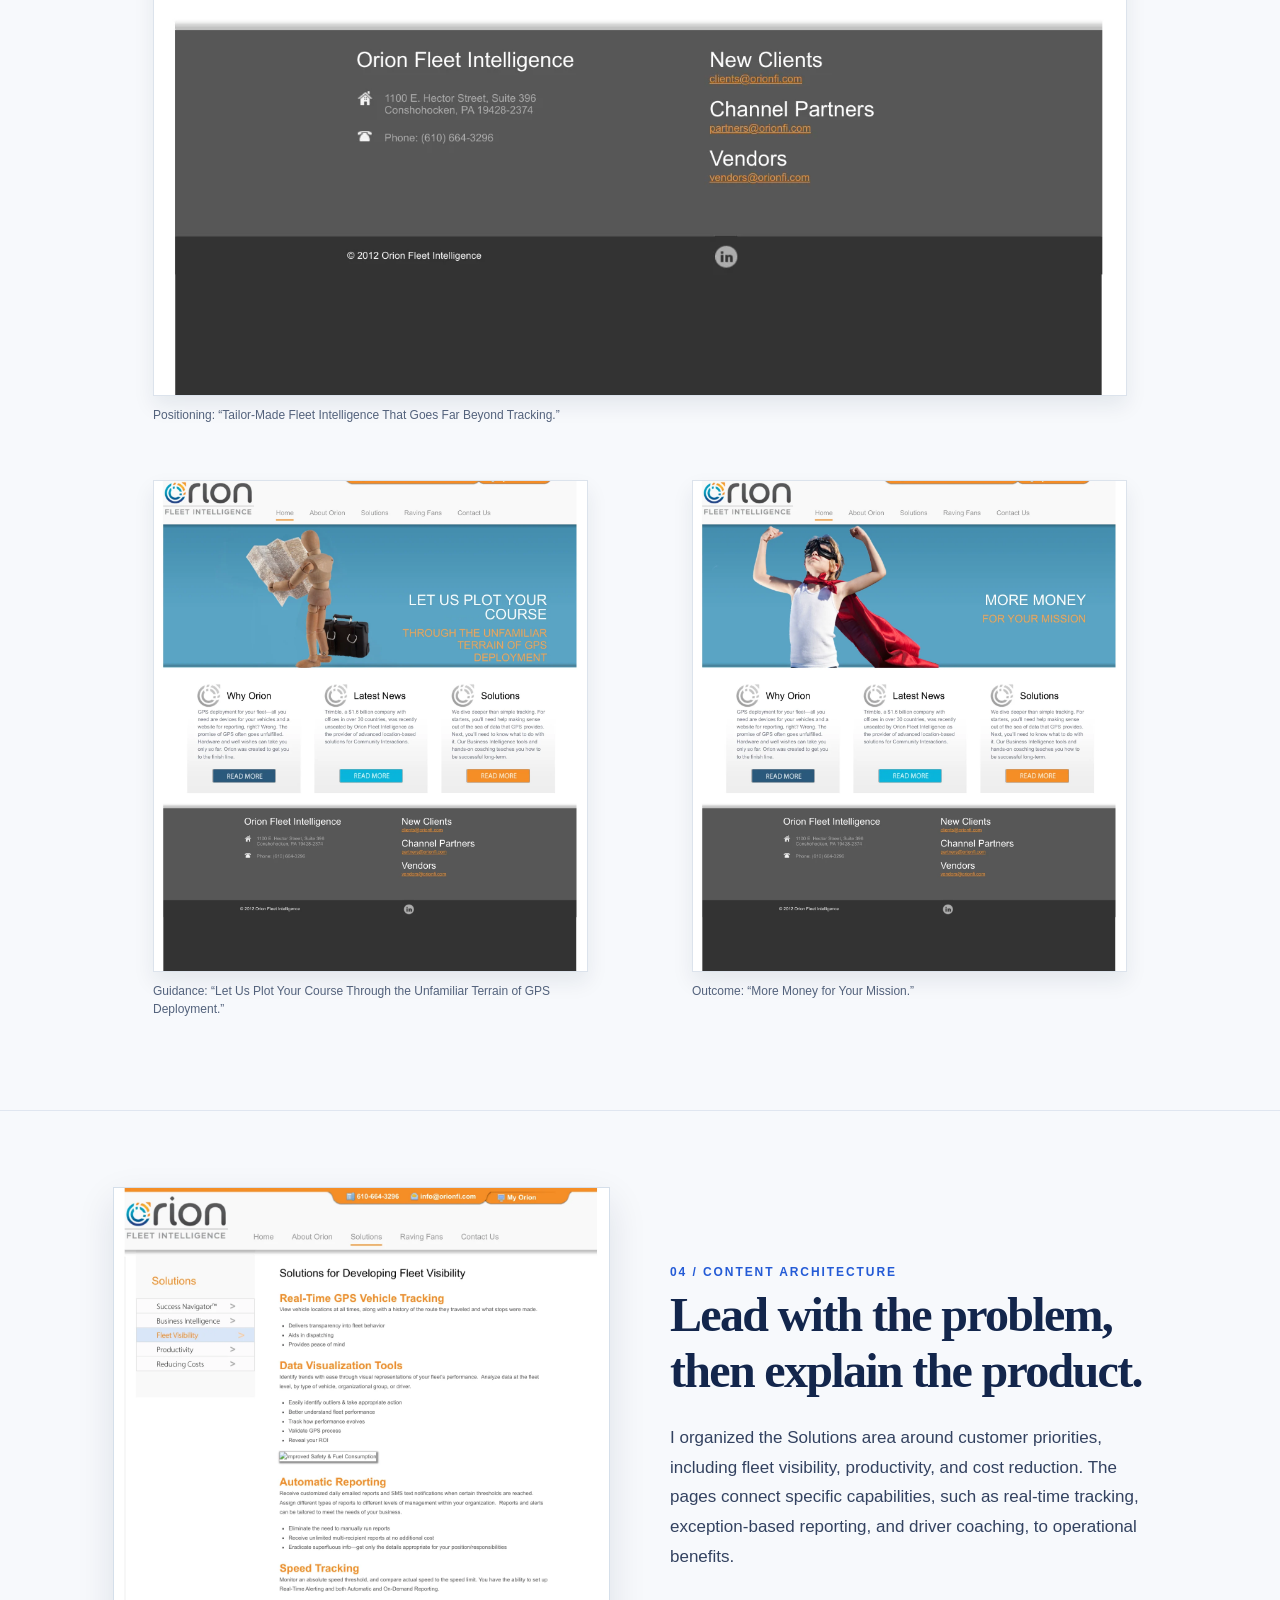
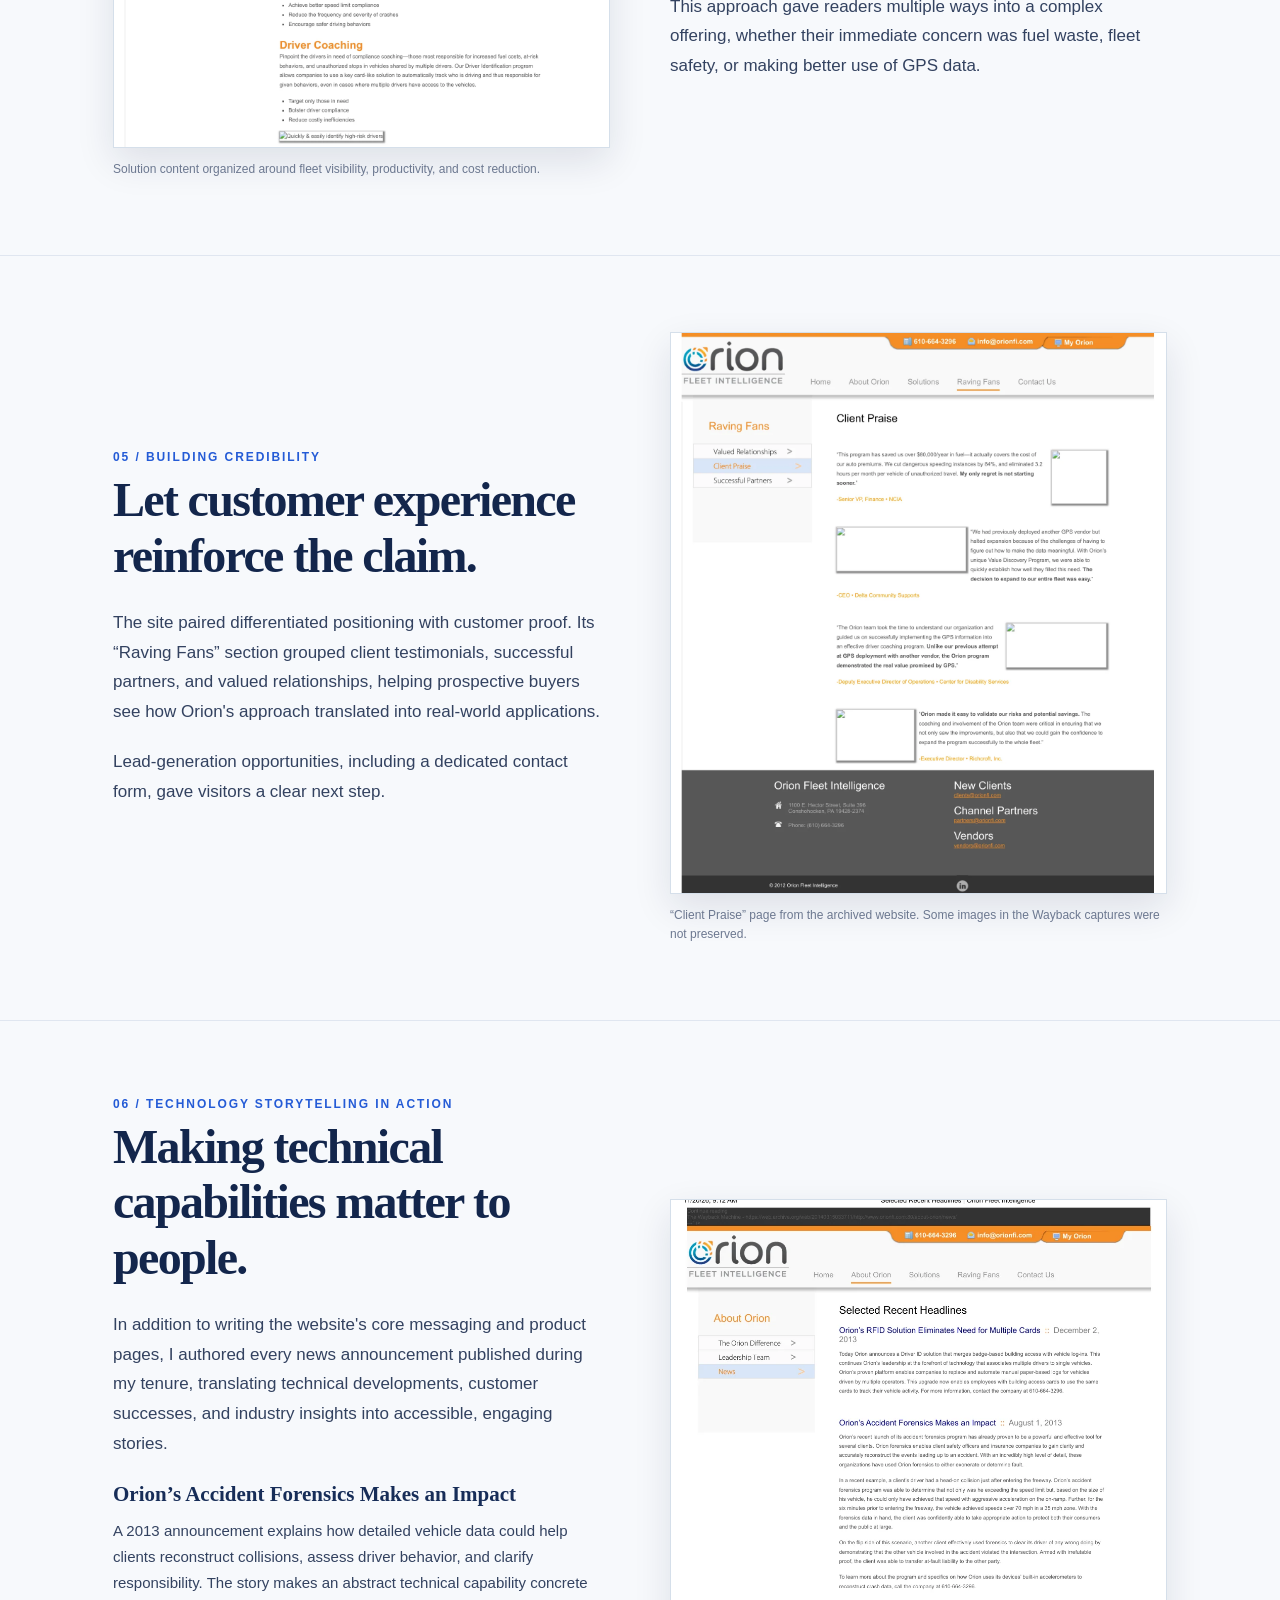
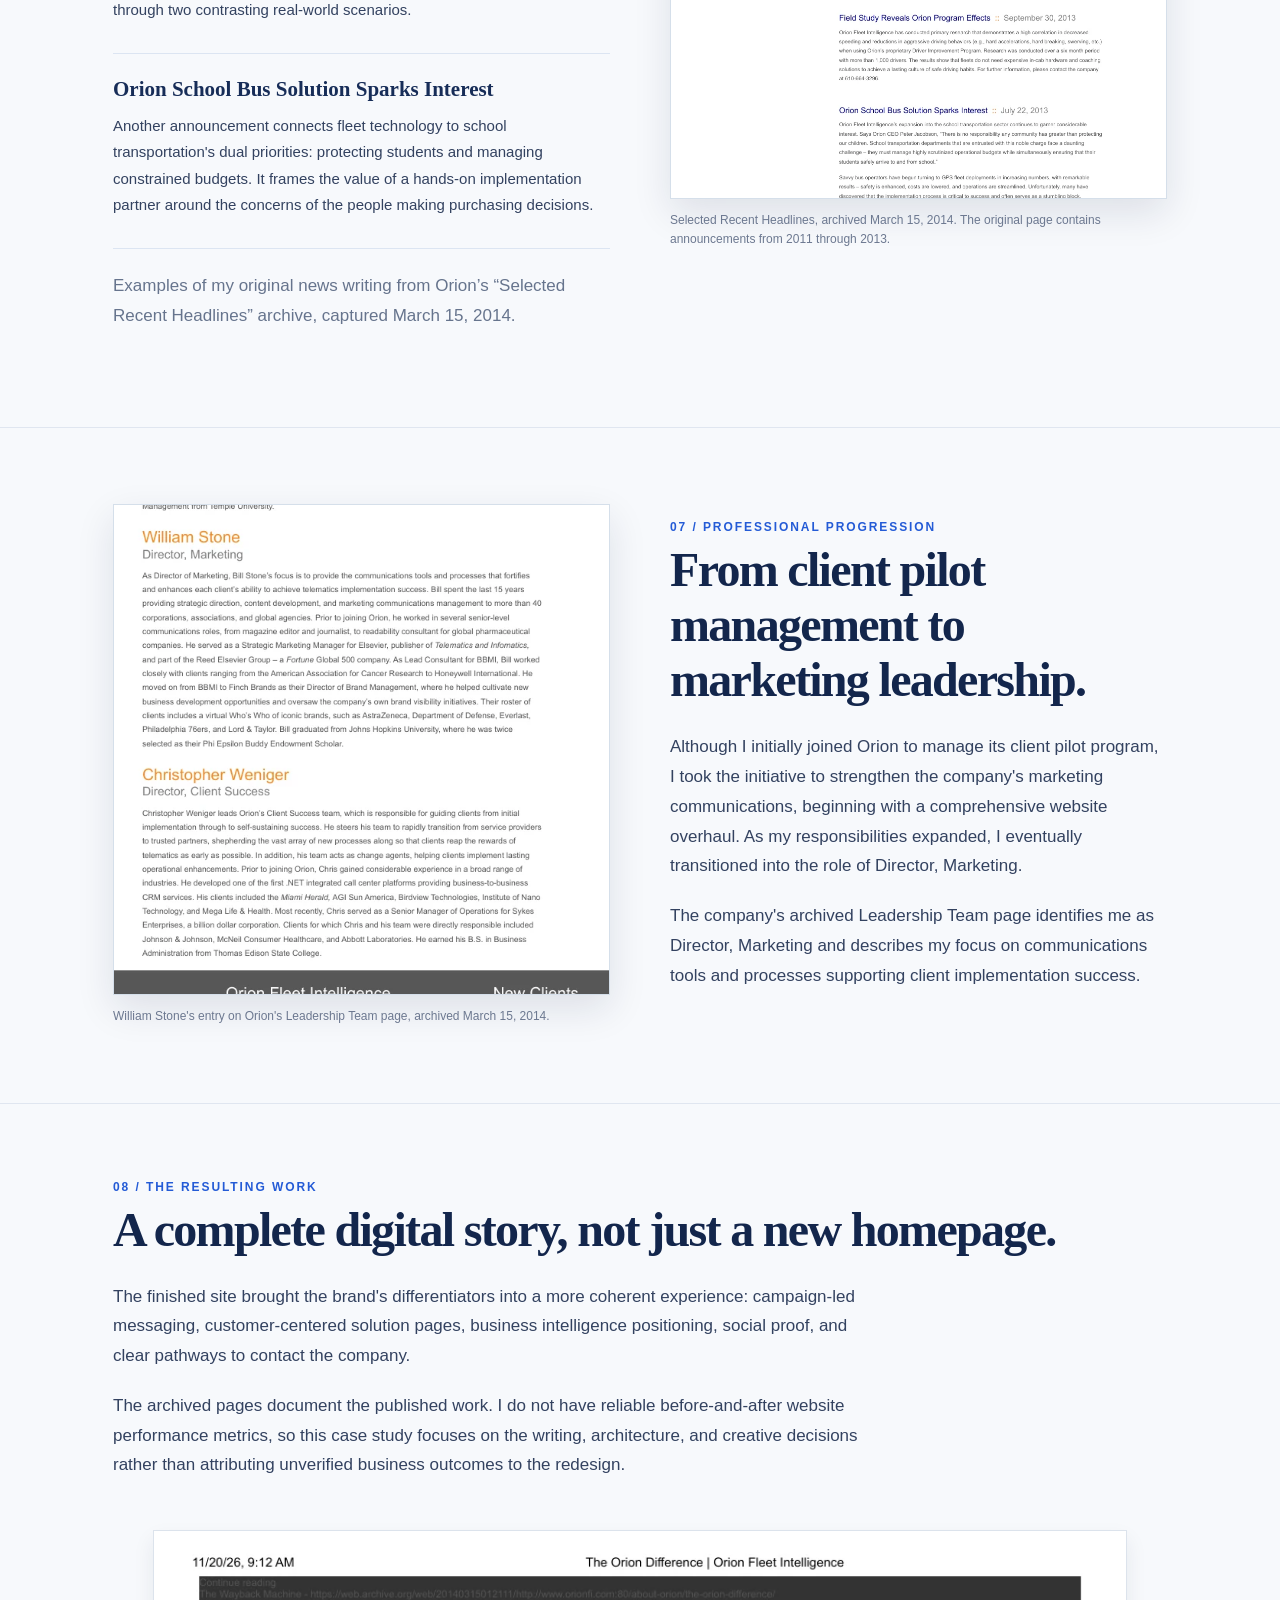
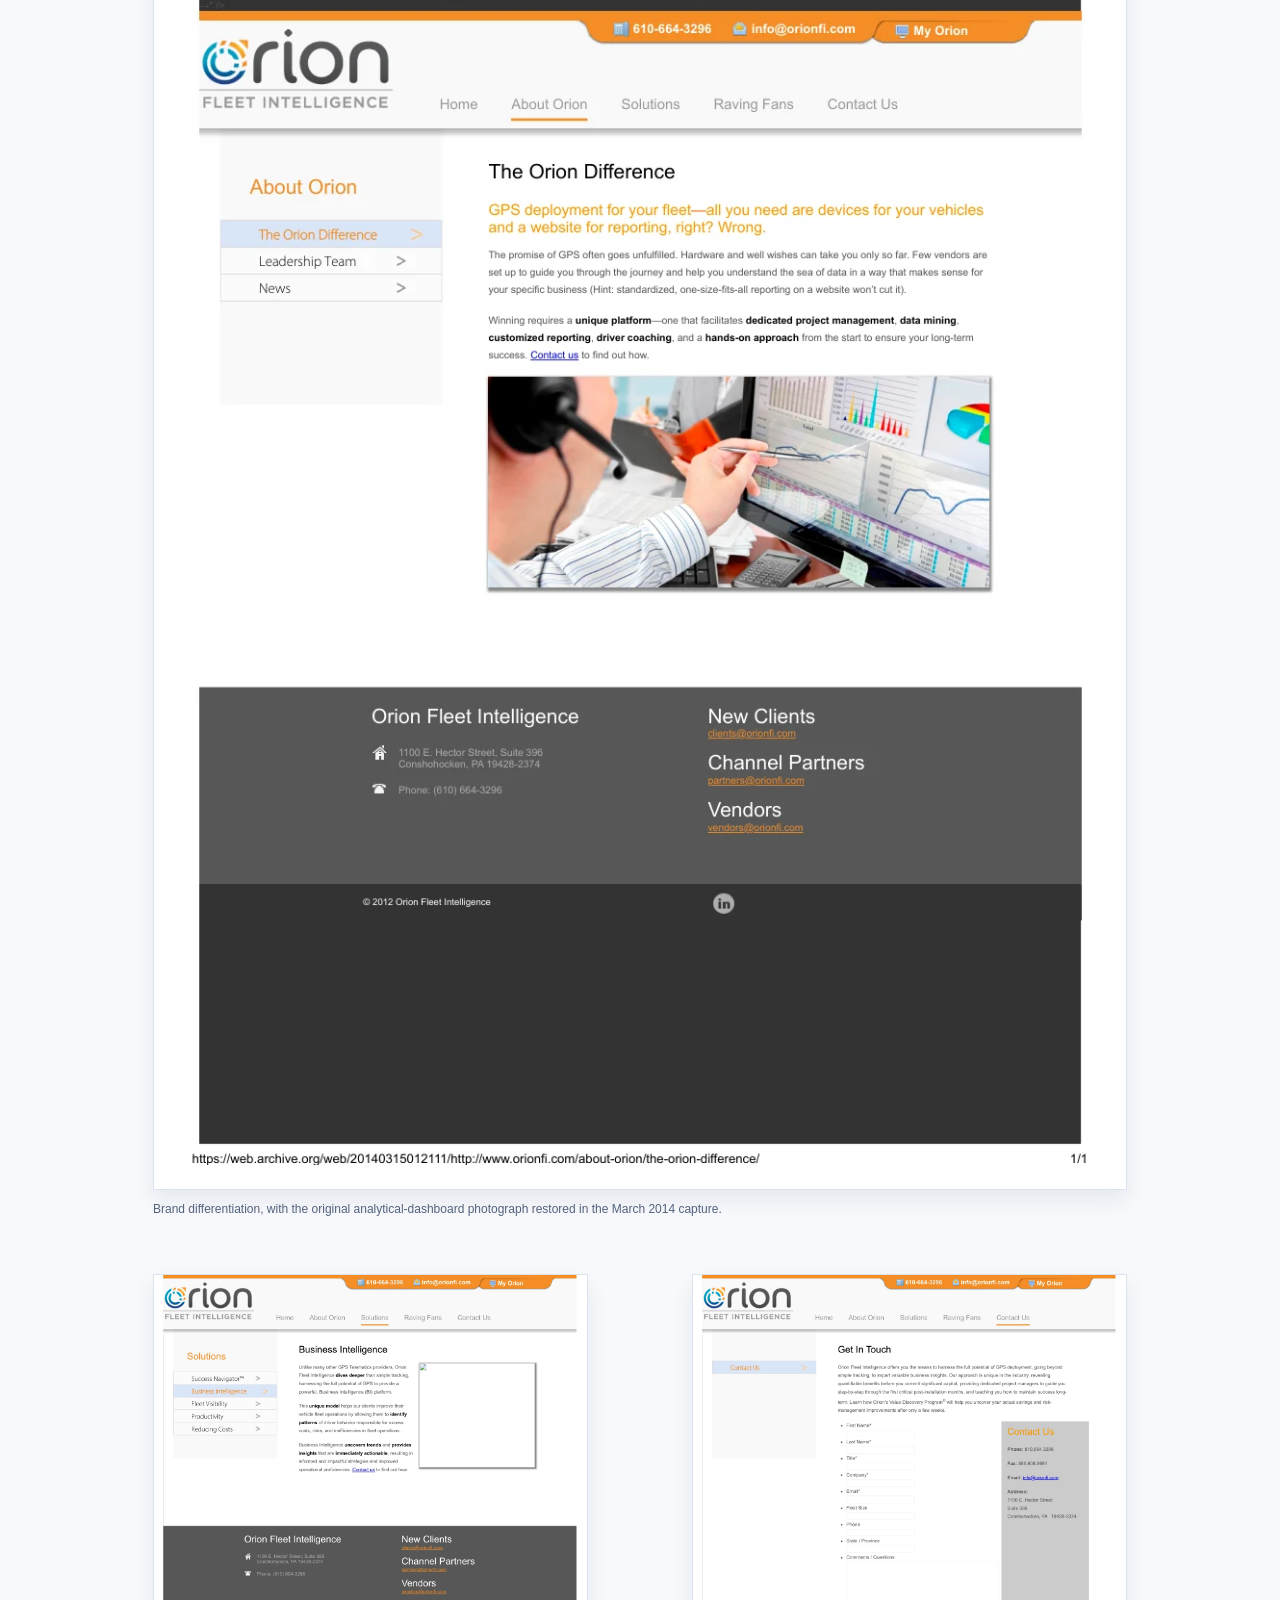
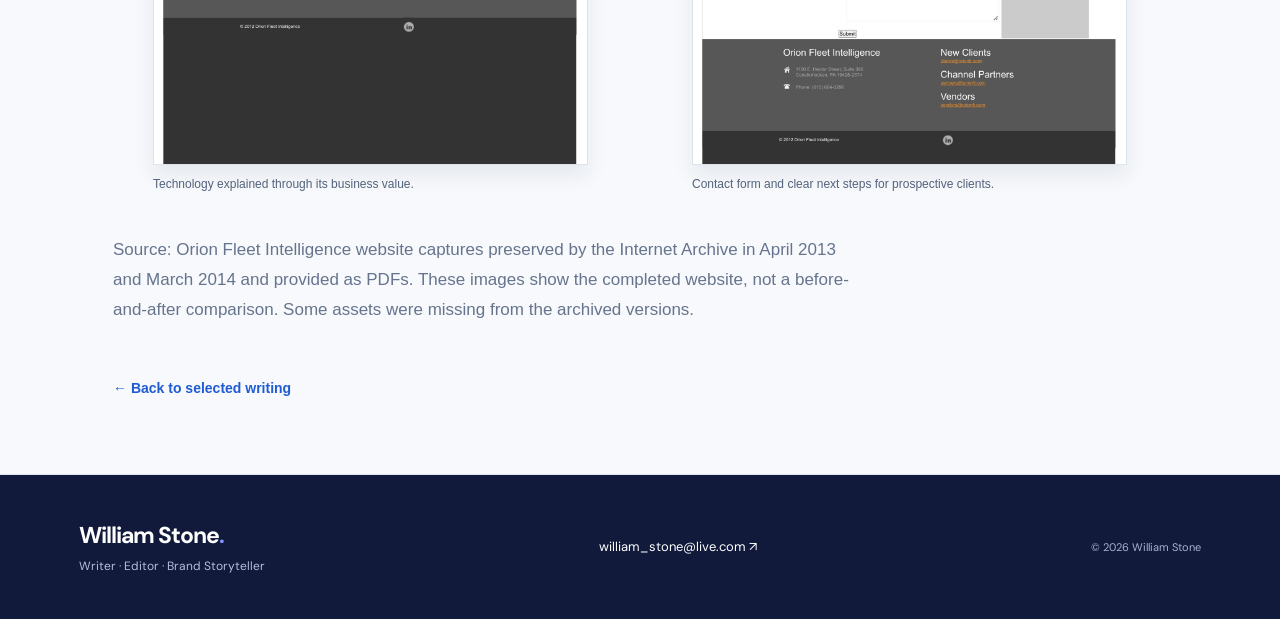
<file: orion-case-study.html>
<!doctype html><html lang="en"><head><meta charset="utf-8"><meta name="viewport" content="width=device-width,initial-scale=1"><meta name="description" content="Orion Fleet Intelligence website transformation: original copywriting, technology positioning, information architecture and creative direction by William Stone."><meta name="theme-color" content="#111a3b"><title>Orion Fleet Intelligence | Website Transformation | William Stone</title><link rel="stylesheet" href="styles.css"></head><body class="case-page"><a class="skip" href="#main">Skip to content</a><header class="site-header"><div class="wrap nav"><a class="wordmark" href="index.html" aria-label="William Stone, home">WS<span class="wordmark-dot">.</span></a><nav aria-label="Main navigation"><a href="index.html#work">Selected work</a><a href="index.html#about">About</a><a class="nav-contact" href="mailto:william_stone@live.com">Get in touch <span aria-hidden="true">↗</span></a></nav></div></header><main id="main"><section class="case-hero"><div class="case-wrap"><div class="case-eyebrow">FEATURED CASE STUDY / WEBSITE WRITING &amp; BRAND TRANSFORMATION</div><h1>Turning fleet data into a <em>compelling brand story.</em></h1><p>How I took the initiative to transform Orion Fleet Intelligence's website, writing its copy and shaping the digital experience around what customers actually needed to know.</p><div class="case-meta"><span>ORION FLEET INTELLIGENCE</span><span>TECHNOLOGY &amp; B2B</span><span>ARCHIVED WEBSITE / 2013–2014</span></div></div></section>
<section class="case-section"><div class="case-wrap case-split"><div><div class="case-kicker">01 / THE OPPORTUNITY</div><h2>A marketing opportunity outside my job description.</h2><p>I joined Orion Fleet Intelligence to manage its client pilot program, not its marketing. Working closely with customers and the company's GPS technology gave me a clear view of the gap between what Orion delivered and how it explained its value.</p><p>I initiated a website overhaul and took responsibility for its messaging, copy, information architecture, imagery selection, and overall creative direction. My expanding marketing responsibilities eventually led to a transition into the Director, Marketing role.</p></div><figure class="case-image"><img src="assets/hero-tailored.webp" alt="Archived Orion homepage with tailor-made fleet intelligence headline" width="1397" height="1579"><figcaption>Completed Orion website, archived April 2013. The homepage used benefit-oriented campaign messages and a three-part introduction.</figcaption></figure></div></section>
<section class="case-section"><div class="case-wrap"><div class="case-kicker">02 / THE WRITING CHALLENGE</div><h2>Beyond GPS tracking.</h2><p>GPS telematics can sound like a commodity: install devices, monitor vehicles, read reports. Orion's value proposition was more ambitious. Its technology and hands-on support helped organizations turn fleet data into actionable intelligence, identify avoidable costs, and manage operational risk.</p><p>The writing challenge was to make that difference immediately understandable, without reducing the offering to an inventory of technical features.</p><div class="case-quote">“GPS deployment for your fleet—all you need are devices for your vehicles and a website for reporting, right? Wrong.”</div><p class="case-note">Excerpt from the original “The Orion Difference” website copy, shown in the archived capture.</p><div class="case-roles"><div>Original website copy</div><div>Information architecture</div><div>Imagery selection</div><div>Creative direction</div></div></div></section>
<section class="case-section"><div class="case-wrap"><div class="case-kicker">03 / THE CREATIVE APPROACH</div><h2>Different messages. One clear promise.</h2><p>The homepage used rotating campaign visuals to express Orion's value from different angles: tailored fleet intelligence, guidance through complex GPS deployment, and savings that could support a customer's broader mission. The surrounding content introduced the company, its news, and its solutions.</p><div class="case-gallery"><figure><img src="assets/hero-tailored.webp" alt="Homepage hero: Tailor-made fleet intelligence that goes far beyond tracking" loading="lazy"><figcaption>Positioning: “Tailor-Made Fleet Intelligence That Goes Far Beyond Tracking.”</figcaption></figure><figure><img src="assets/hero-course.webp" alt="Homepage hero: Let us plot your course through the unfamiliar terrain of GPS deployment" loading="lazy"><figcaption>Guidance: “Let Us Plot Your Course Through the Unfamiliar Terrain of GPS Deployment.”</figcaption></figure><figure><img src="assets/hero-mission.webp" alt="Homepage hero: More money for your mission" loading="lazy"><figcaption>Outcome: “More Money for Your Mission.”</figcaption></figure></div></div></section>
<section class="case-section"><div class="case-wrap case-split"><figure class="case-image"><img src="assets/orion-visibility.webp" alt="Archived fleet visibility solutions page with feature headings and benefit bullets" loading="lazy"><figcaption>Solution content organized around fleet visibility, productivity, and cost reduction.</figcaption></figure><div><div class="case-kicker">04 / CONTENT ARCHITECTURE</div><h2>Lead with the problem, then explain the product.</h2><p>I organized the Solutions area around customer priorities, including fleet visibility, productivity, and cost reduction. The pages connect specific capabilities, such as real-time tracking, exception-based reporting, and driver coaching, to operational benefits.</p><p>This approach gave readers multiple ways into a complex offering, whether their immediate concern was fuel waste, fleet safety, or making better use of GPS data.</p></div></div></section>
<section class="case-section"><div class="case-wrap case-split"><div><div class="case-kicker">05 / BUILDING CREDIBILITY</div><h2>Let customer experience reinforce the claim.</h2><p>The site paired differentiated positioning with customer proof. Its “Raving Fans” section grouped client testimonials, successful partners, and valued relationships, helping prospective buyers see how Orion's approach translated into real-world applications.</p><p>Lead-generation opportunities, including a dedicated contact form, gave visitors a clear next step.</p></div><figure class="case-image"><img src="assets/orion-testimonials.webp" alt="Archived Client Praise page featuring customer testimonials" loading="lazy"><figcaption>“Client Praise” page from the archived website. Some images in the Wayback captures were not preserved.</figcaption></figure></div></section>
<section class="case-section"><div class="case-wrap case-split"><div><div class="case-kicker">06 / TECHNOLOGY STORYTELLING IN ACTION</div><h2>Making technical capabilities matter to people.</h2><p>In addition to writing the website's core messaging and product pages, I authored every news announcement published during my tenure, translating technical developments, customer successes, and industry insights into accessible, engaging stories.</p><div class="case-story"><h3>Orion’s Accident Forensics Makes an Impact</h3><p>A 2013 announcement explains how detailed vehicle data could help clients reconstruct collisions, assess driver behavior, and clarify responsibility. The story makes an abstract technical capability concrete through two contrasting real-world scenarios.</p></div><div class="case-story"><h3>Orion School Bus Solution Sparks Interest</h3><p>Another announcement connects fleet technology to school transportation's dual priorities: protecting students and managing constrained budgets. It frames the value of a hands-on implementation partner around the concerns of the people making purchasing decisions.</p></div><p class="case-note">Examples of my original news writing from Orion’s “Selected Recent Headlines” archive, captured March 15, 2014.</p></div><figure class="case-image"><img src="assets/orion-headlines.webp" alt="Archived Orion Selected Recent Headlines page, showing 2013 announcements about RFID, accident forensics and driver safety" loading="lazy"><figcaption>Selected Recent Headlines, archived March 15, 2014. The original page contains announcements from 2011 through 2013.</figcaption></figure></div></section>
<section class="case-section"><div class="case-wrap case-split"><figure class="case-image"><img src="assets/orion-leadership-excerpt.webp" alt="Archived leadership biography identifying William Stone as Director, Marketing at Orion Fleet Intelligence" loading="lazy"><figcaption>William Stone's entry on Orion's Leadership Team page, archived March 15, 2014.</figcaption></figure><div><div class="case-kicker">07 / PROFESSIONAL PROGRESSION</div><h2>From client pilot management to marketing leadership.</h2><p>Although I initially joined Orion to manage its client pilot program, I took the initiative to strengthen the company's marketing communications, beginning with a comprehensive website overhaul. As my responsibilities expanded, I eventually transitioned into the role of Director, Marketing.</p><p>The company's archived Leadership Team page identifies me as Director, Marketing and describes my focus on communications tools and processes supporting client implementation success.</p></div></div></section>
<section class="case-section"><div class="case-wrap"><div class="case-kicker">08 / THE RESULTING WORK</div><h2>A complete digital story, not just a new homepage.</h2><p>The finished site brought the brand's differentiators into a more coherent experience: campaign-led messaging, customer-centered solution pages, business intelligence positioning, social proof, and clear pathways to contact the company.</p><p>The archived pages document the published work. I do not have reliable before-and-after website performance metrics, so this case study focuses on the writing, architecture, and creative decisions rather than attributing unverified business outcomes to the redesign.</p><div class="case-gallery"><figure><img src="assets/orion-difference-updated.webp" alt="The Orion Difference page" loading="lazy"><figcaption>Brand differentiation, with the original analytical-dashboard photograph restored in the March 2014 capture.</figcaption></figure><figure><img src="assets/orion-bi.webp" alt="Business Intelligence page" loading="lazy"><figcaption>Technology explained through its business value.</figcaption></figure><figure><img src="assets/orion-contact.webp" alt="Contact page with lead form" loading="lazy"><figcaption>Contact form and clear next steps for prospective clients.</figcaption></figure></div><p class="case-note" style="margin-top:26px">Source: Orion Fleet Intelligence website captures preserved by the Internet Archive in April 2013 and March 2014 and provided as PDFs. These images show the completed website, not a before-and-after comparison. Some assets were missing from the archived versions.</p><a class="case-back" href="index.html#work">← Back to selected writing</a></div></section></main><footer class="footer"><div class="wrap footer-inner"><div><span class="footer-name">William Stone<span class="wordmark-dot">.</span></span><p>Writer · Editor · Brand Storyteller</p></div><a href="mailto:william_stone@live.com">william_stone@live.com <span aria-hidden="true">↗</span></a><span class="copyright">© 2026 William Stone</span></div></footer></body></html>
</file>
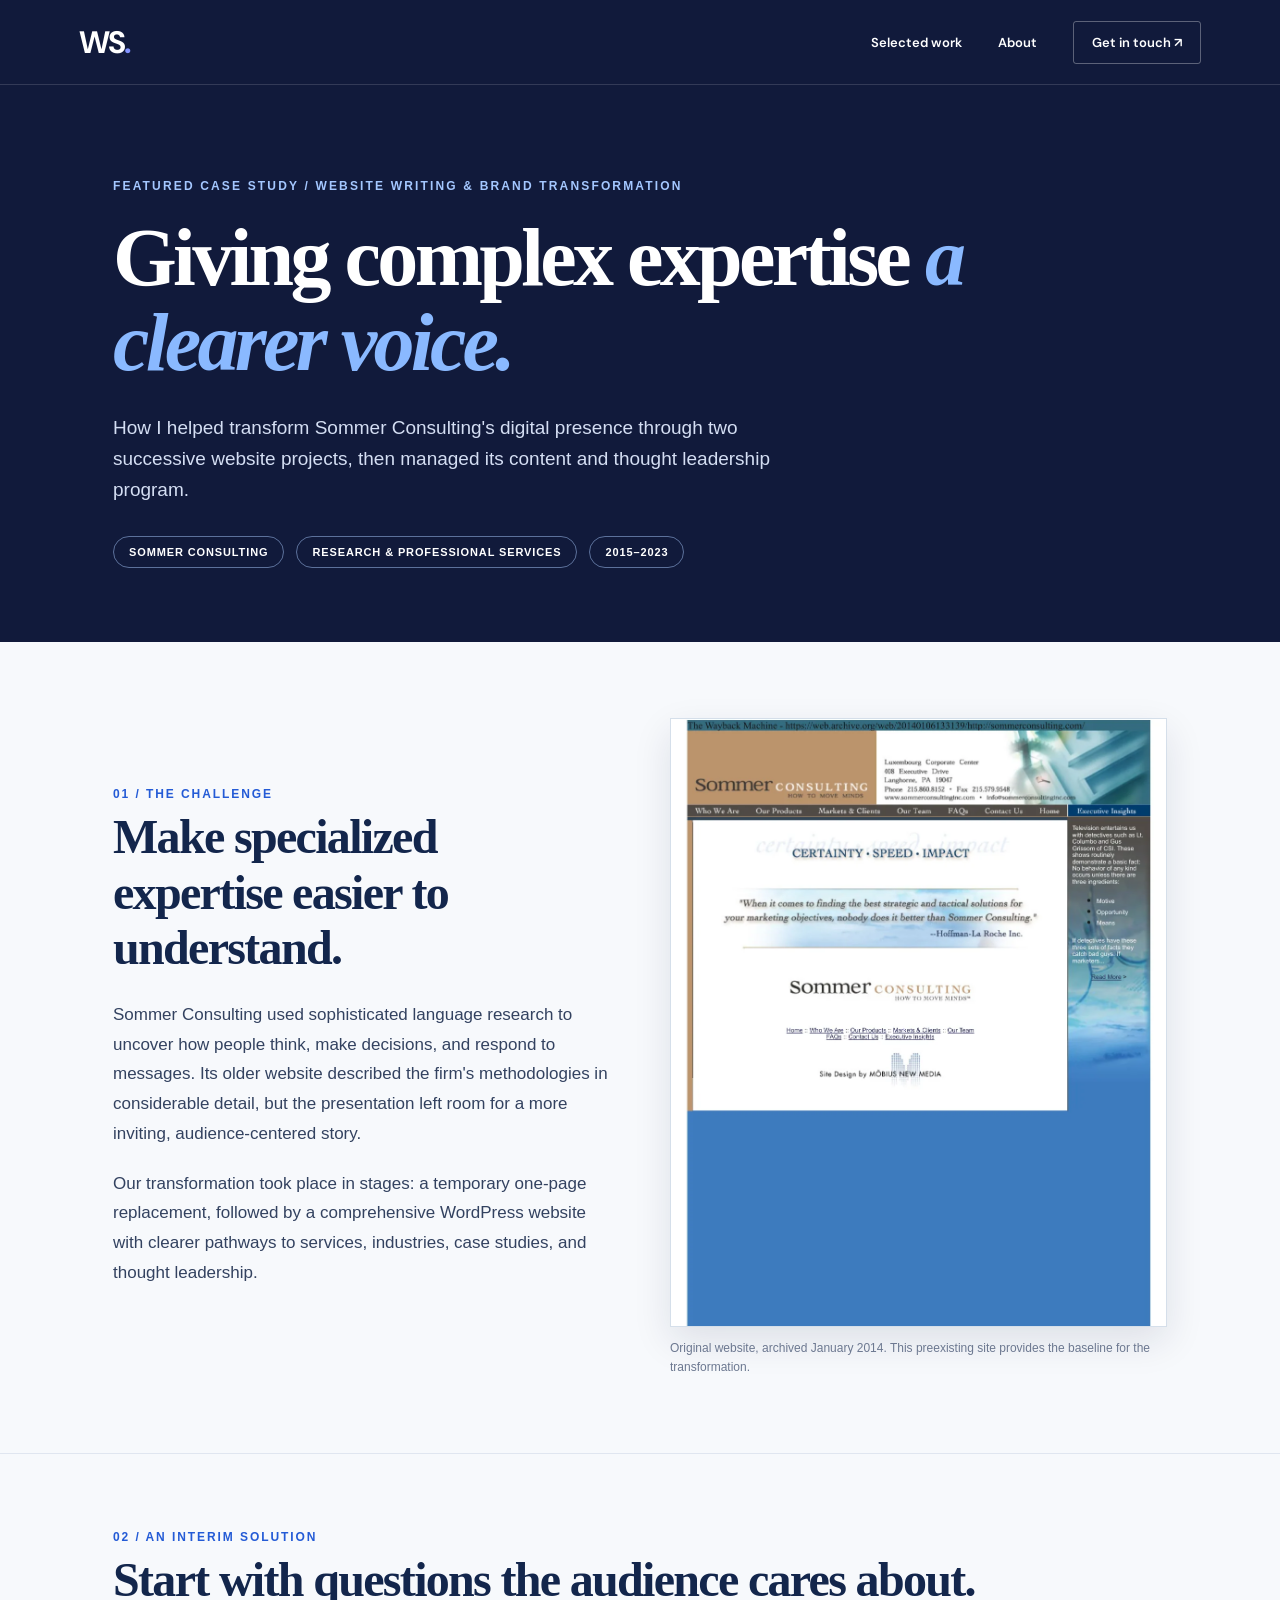
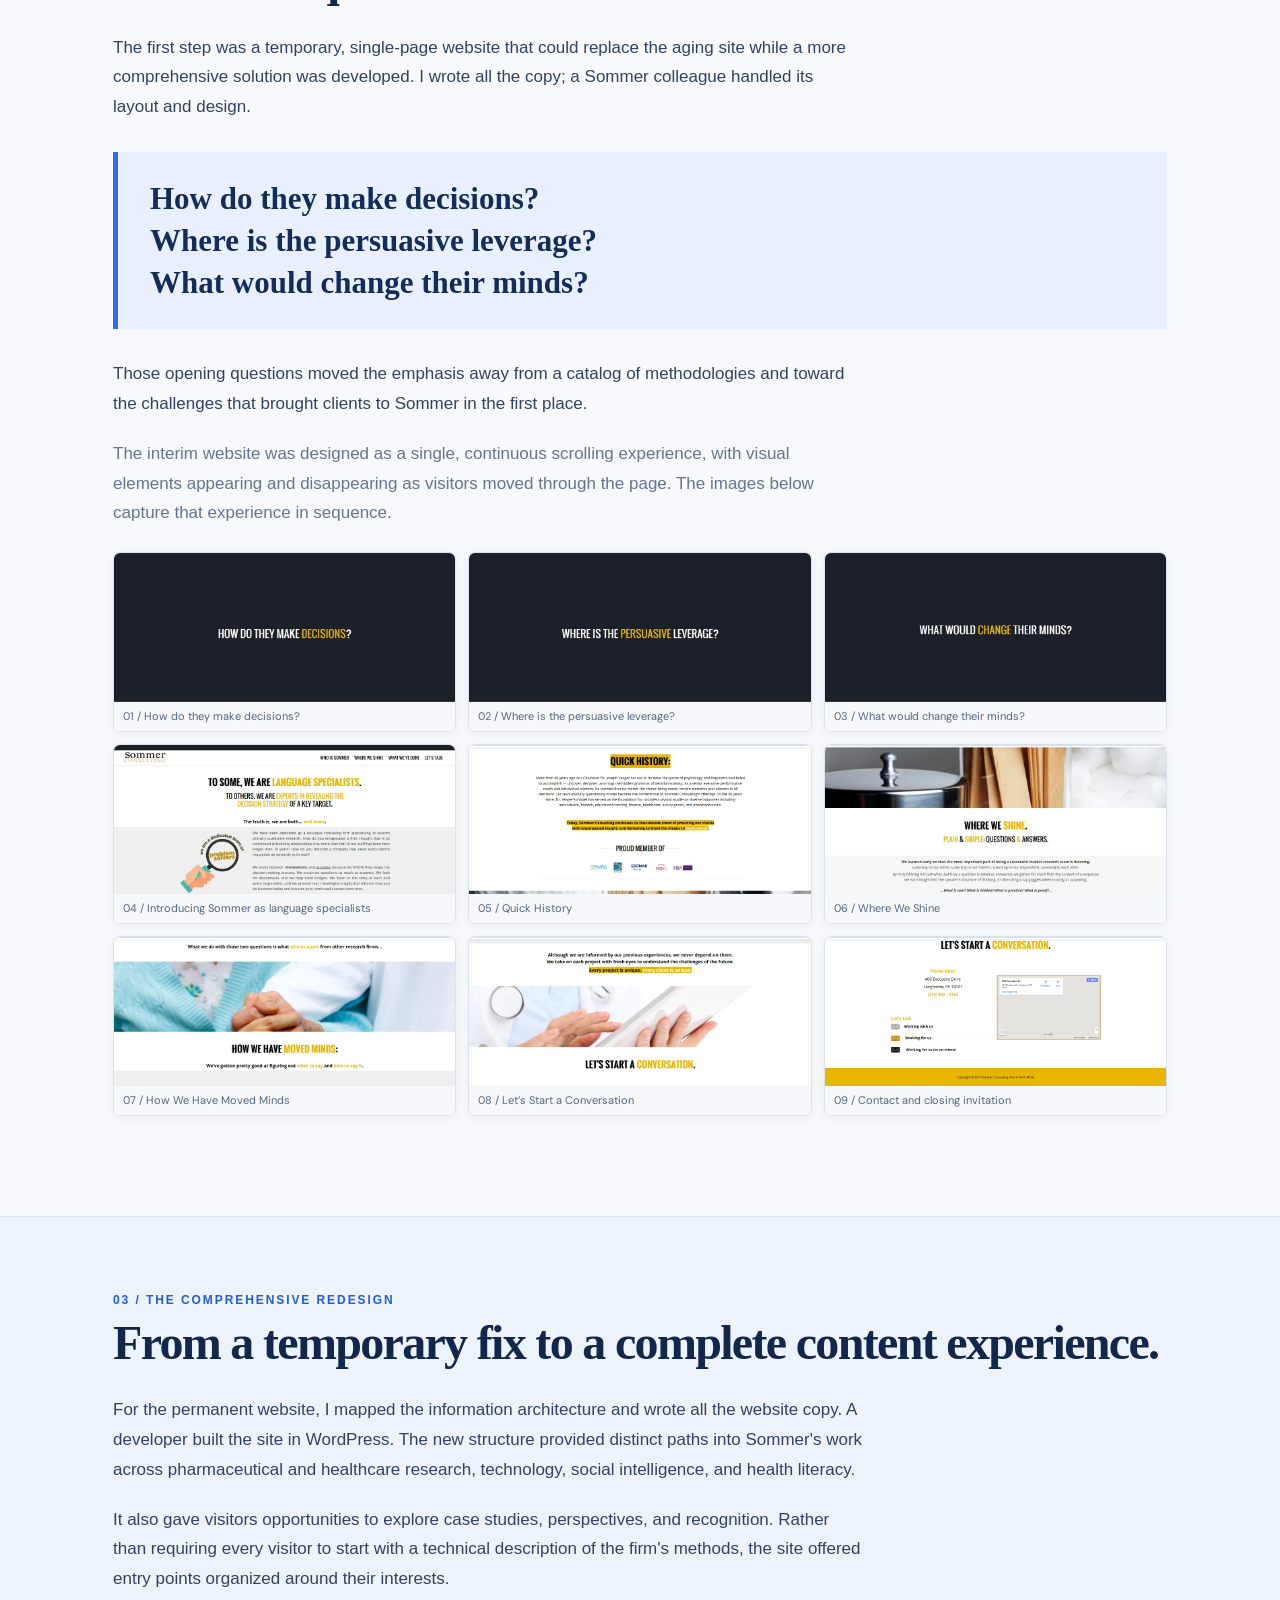
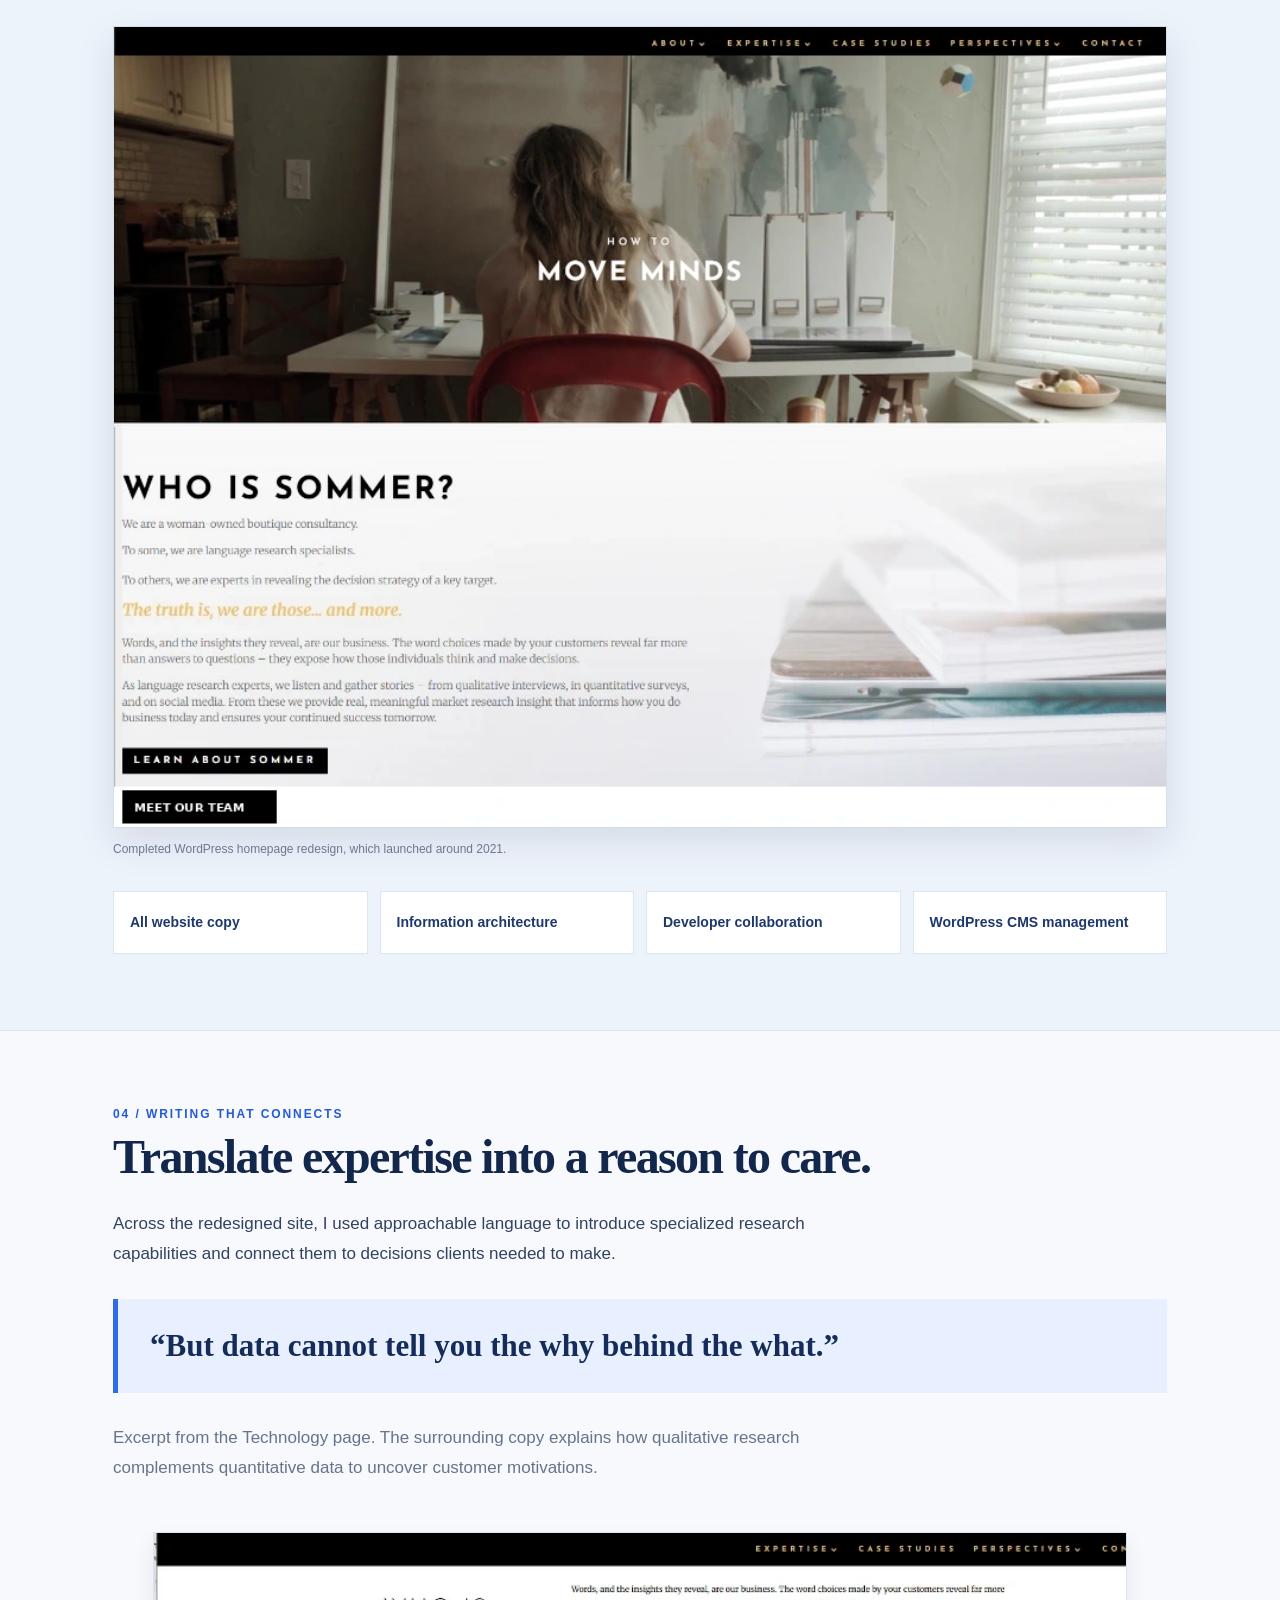
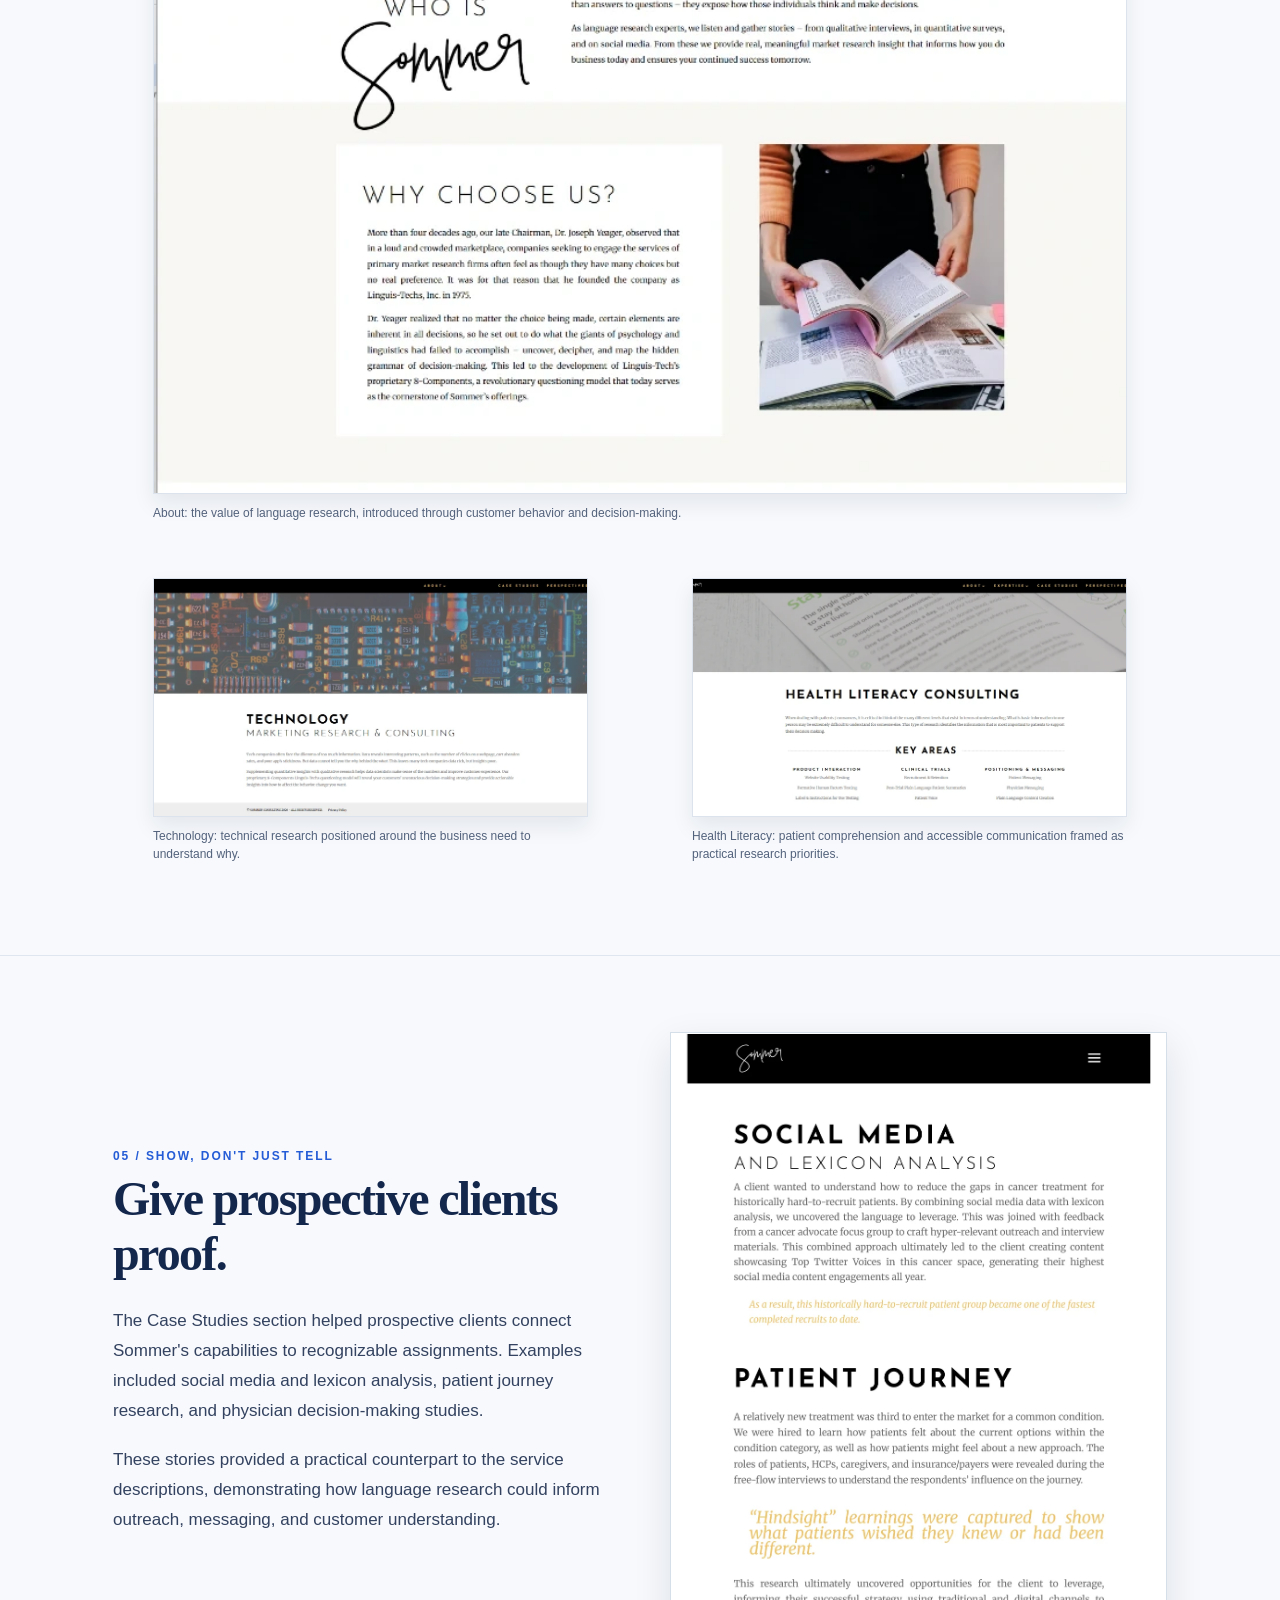
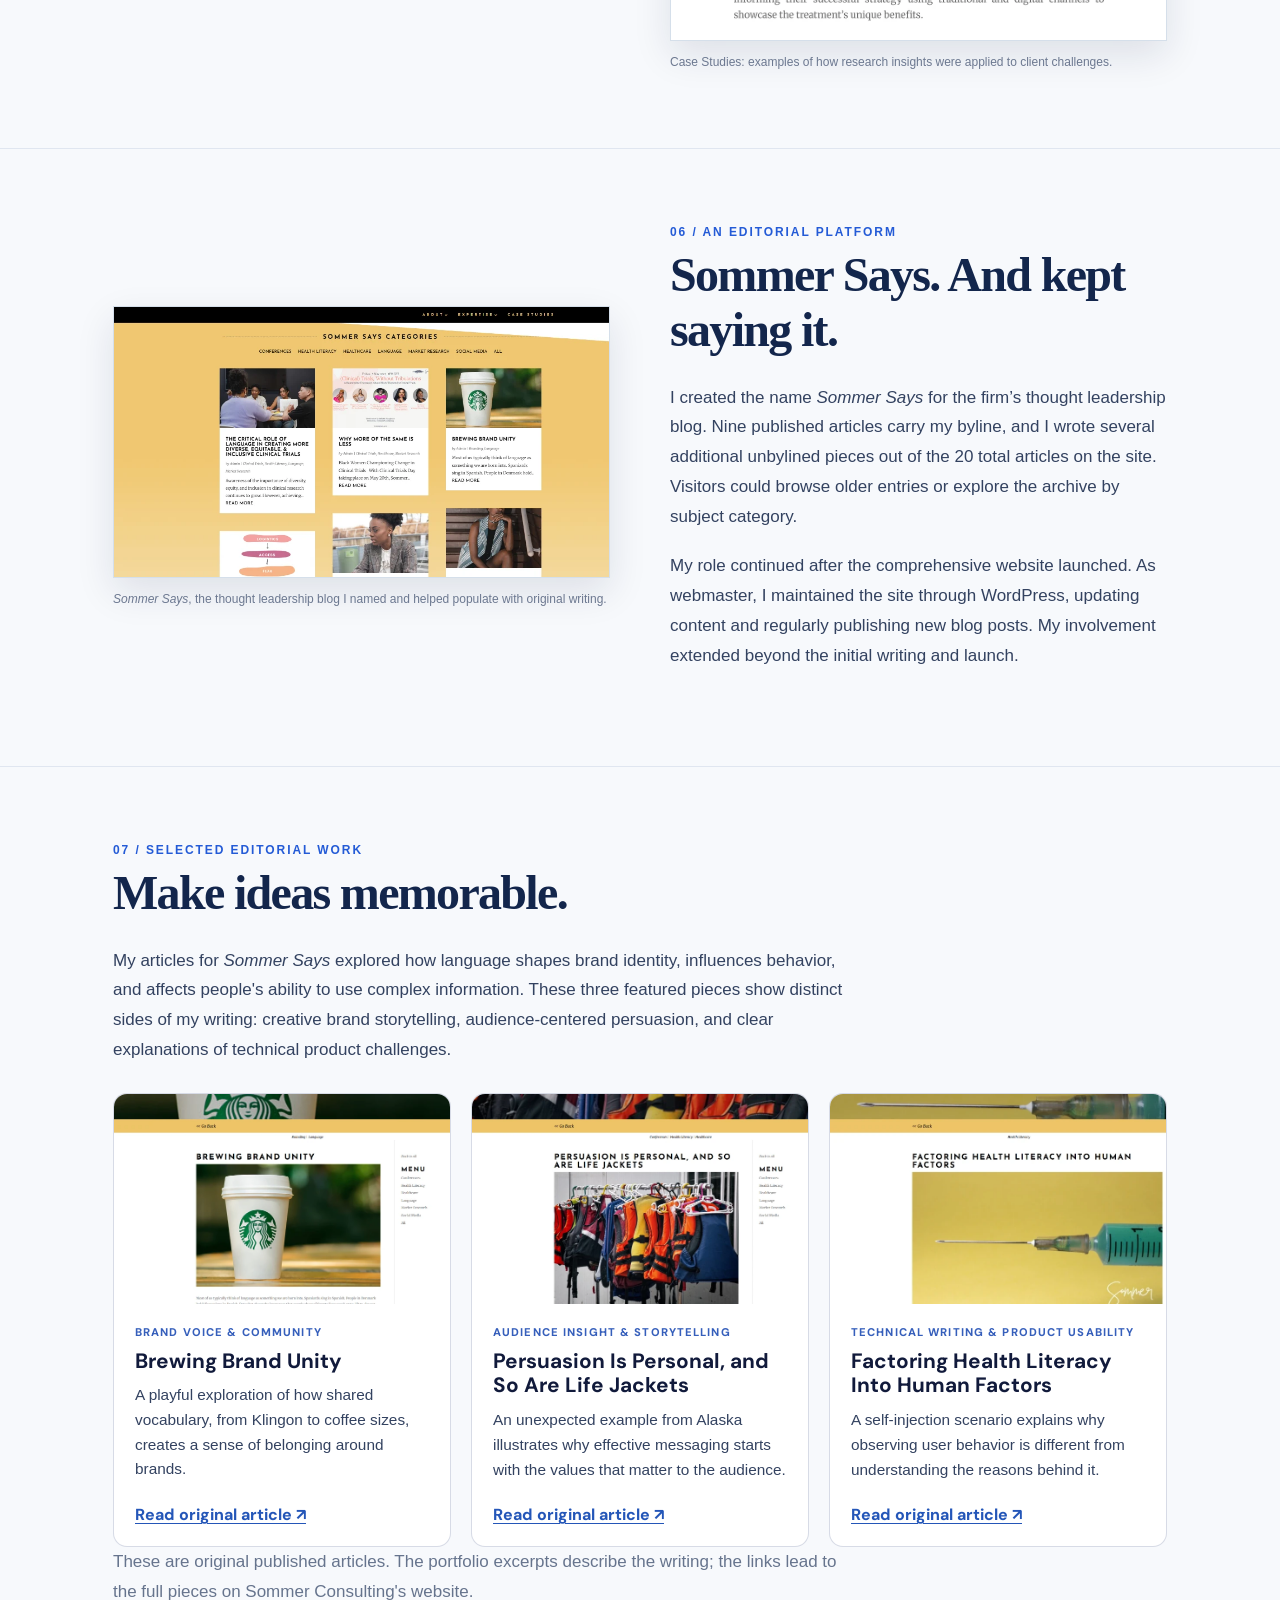
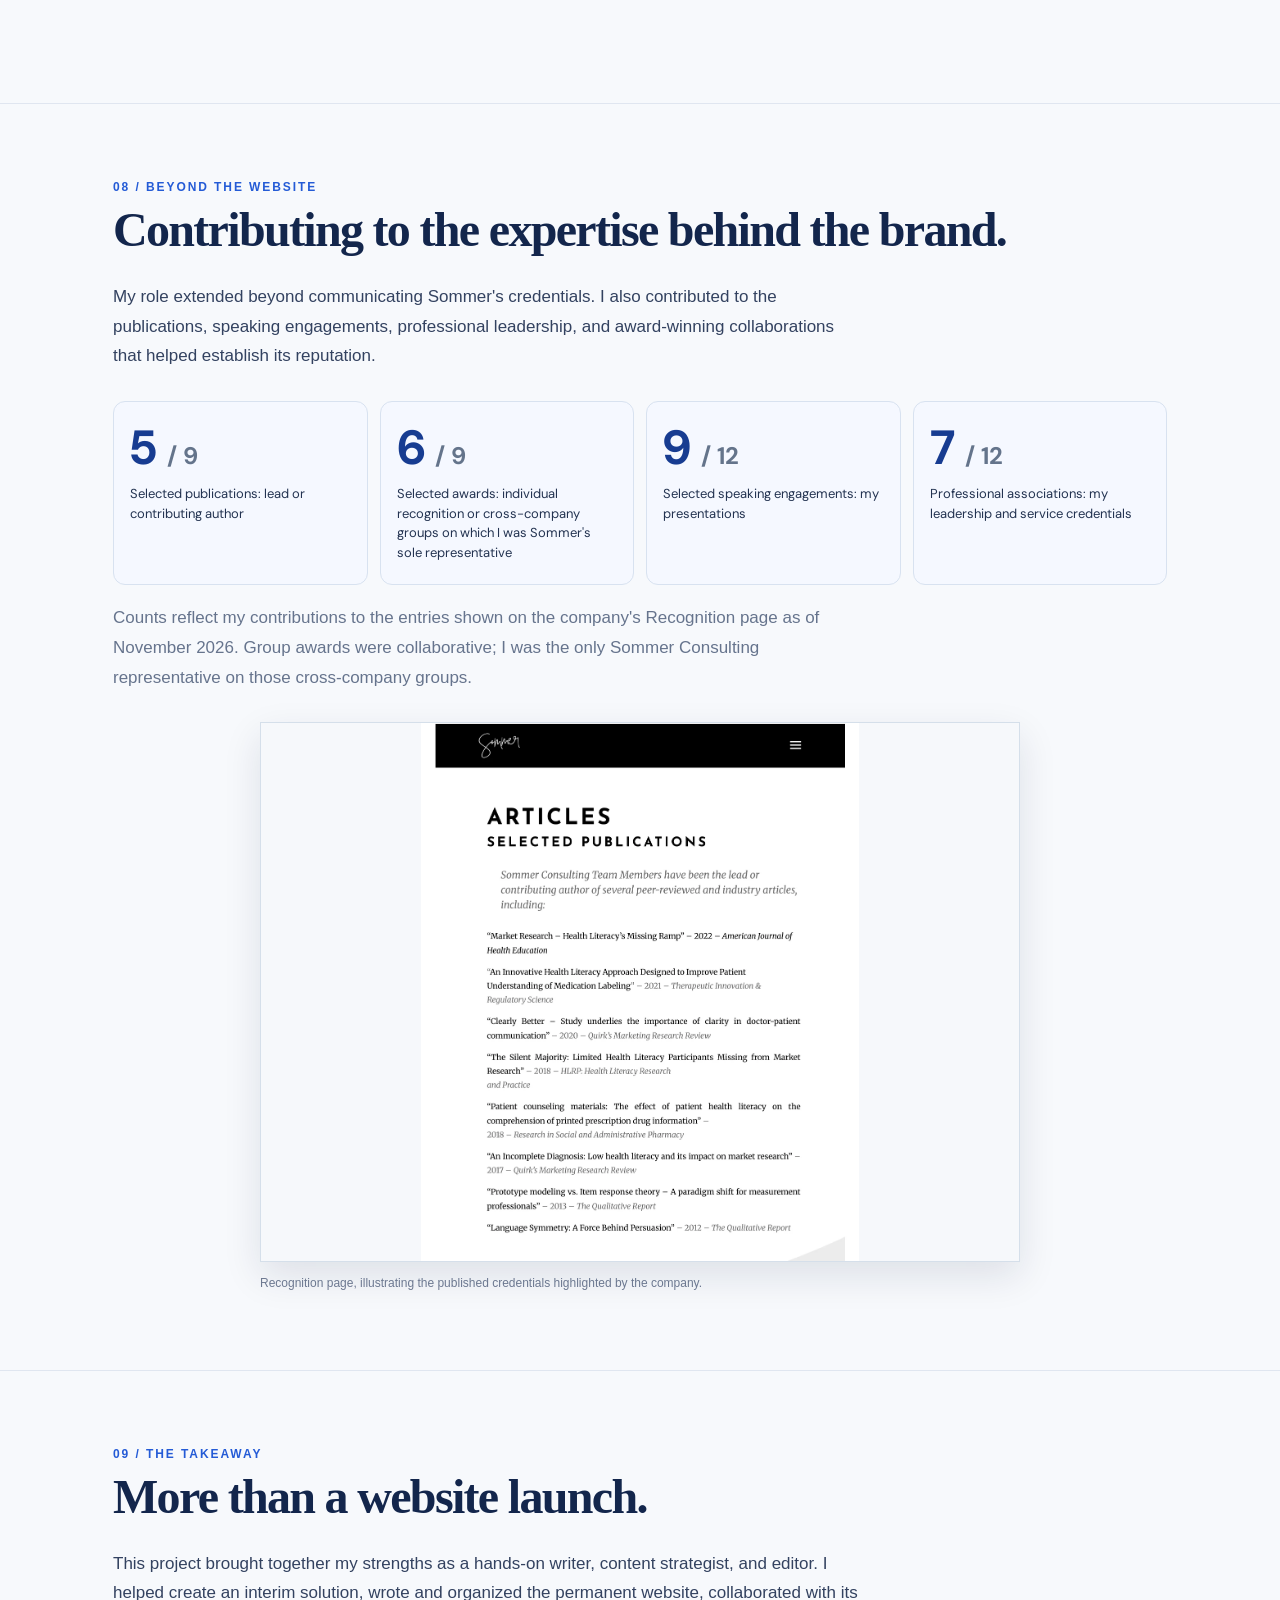
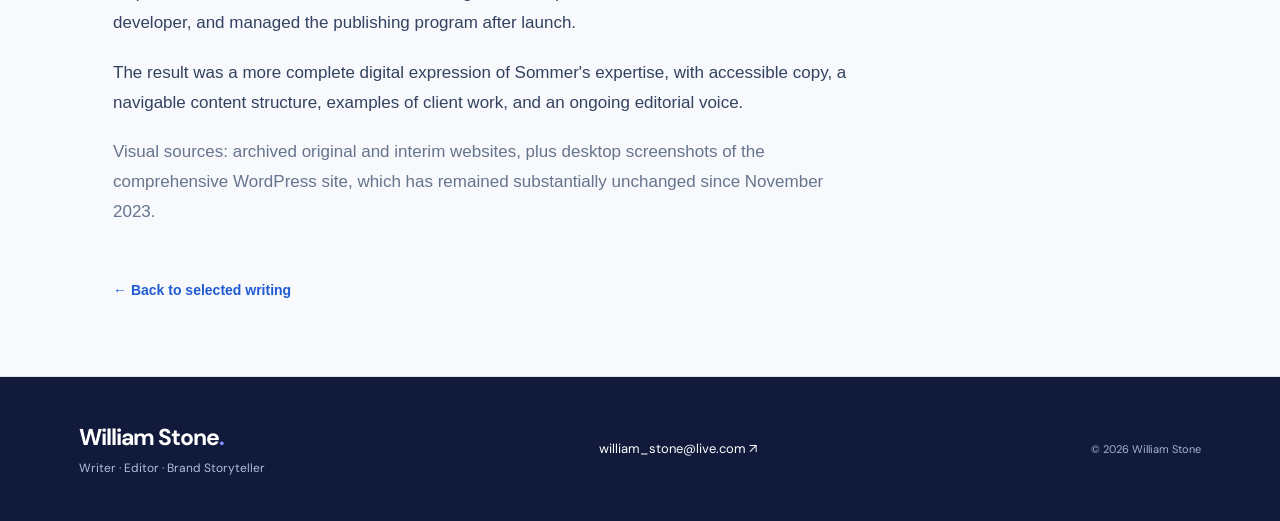
<file: sommer-case-study.html>
<!DOCTYPE html>
<html lang="en"><head><meta charset="utf-8"/><meta content="width=device-width,initial-scale=1" name="viewport"/><meta content="#111a3b" name="theme-color"/><meta content="Sommer Consulting website transformation case study: copywriting, content strategy, information architecture, and editorial leadership by William Stone." name="description"/><title>Sommer Consulting | Website Transformation | William Stone</title><link href="styles.css" rel="stylesheet"/></head><body class="case-page"><a class="skip" href="#main">Skip to content</a><header class="site-header"><div class="wrap nav"><a aria-label="William Stone, home" class="wordmark" href="index.html">WS<span class="wordmark-dot">.</span></a><nav aria-label="Main navigation"><a href="index.html#work">Selected work</a><a href="index.html#about">About</a><a class="nav-contact" href="mailto:william_stone@live.com">Get in touch ↗</a></nav></div></header><main id="main">
<section class="case-hero"><div class="case-wrap"><div class="case-eyebrow">FEATURED CASE STUDY / WEBSITE WRITING &amp; BRAND TRANSFORMATION</div><h1>Giving complex expertise <em>a clearer voice.</em></h1><p>How I helped transform Sommer Consulting's digital presence through two successive website projects, then managed its content and thought leadership program.</p><div class="case-meta"><span>SOMMER CONSULTING</span><span>RESEARCH &amp; PROFESSIONAL SERVICES</span><span>2015–2023</span></div></div></section>
<section class="case-section"><div class="case-wrap case-split"><div><div class="case-kicker">01 / THE CHALLENGE</div><h2>Make specialized expertise easier to understand.</h2><p>Sommer Consulting used sophisticated language research to uncover how people think, make decisions, and respond to messages. Its older website described the firm's methodologies in considerable detail, but the presentation left room for a more inviting, audience-centered story.</p><p>Our transformation took place in stages: a temporary one-page replacement, followed by a comprehensive WordPress website with clearer pathways to services, industries, case studies, and thought leadership.</p></div><figure class="case-image"><img alt="Original Sommer Consulting website with tan header, blue background, narrow content area and conventional navigation" src="assets/sommer-before.webp"/><figcaption>Original website, archived January 2014. This preexisting site provides the baseline for the transformation.</figcaption></figure></div></section>
<section class="case-section"><div class="case-wrap"><div class="case-kicker">02 / AN INTERIM SOLUTION</div><h2>Start with questions the audience cares about.</h2><p>The first step was a temporary, single-page website that could replace the aging site while a more comprehensive solution was developed. I wrote all the copy; a Sommer colleague handled its layout and design.</p><div class="case-quote">How do they make decisions?<br/>Where is the persuasive leverage?<br/>What would change their minds?</div><p>Those opening questions moved the emphasis away from a catalog of methodologies and toward the challenges that brought clients to Sommer in the first place.</p><p class="case-note">The interim website was designed as a single, continuous scrolling experience, with visual elements appearing and disappearing as visitors moved through the page. The images below capture that experience in sequence.</p><div class="sommer-interim-sequence sommer-interim-compact"><figure class="sommer-interim-shot"><img alt="Interim Sommer website, scrolling view 1: How do they make decisions?" loading="lazy" src="assets/sommer-interim-01.webp"/><figcaption>01 / How do they make decisions?</figcaption></figure><figure class="sommer-interim-shot"><img alt="Interim Sommer website, scrolling view 2: Where is the persuasive leverage?" loading="lazy" src="assets/sommer-interim-02.webp"/><figcaption>02 / Where is the persuasive leverage?</figcaption></figure><figure class="sommer-interim-shot"><img alt="Interim Sommer website, scrolling view 3: What would change their minds?" loading="lazy" src="assets/sommer-interim-03.webp"/><figcaption>03 / What would change their minds?</figcaption></figure><figure class="sommer-interim-shot"><img alt="Interim Sommer website, scrolling view 4: Introducing Sommer as language specialists" loading="lazy" src="assets/sommer-interim-04.webp"/><figcaption>04 / Introducing Sommer as language specialists</figcaption></figure><figure class="sommer-interim-shot"><img alt="Interim Sommer website, scrolling view 5: Quick History" loading="lazy" src="assets/sommer-interim-05.webp"/><figcaption>05 / Quick History</figcaption></figure><figure class="sommer-interim-shot"><img alt="Interim Sommer website, scrolling view 6: Where We Shine" loading="lazy" src="assets/sommer-interim-06.webp"/><figcaption>06 / Where We Shine</figcaption></figure><figure class="sommer-interim-shot"><img alt="Interim Sommer website, scrolling view 7: How We Have Moved Minds" loading="lazy" src="assets/sommer-interim-07.webp"/><figcaption>07 / How We Have Moved Minds</figcaption></figure><figure class="sommer-interim-shot"><img alt="Interim Sommer website, scrolling view 8: Let’s Start a Conversation" loading="lazy" src="assets/sommer-interim-08.webp"/><figcaption>08 / Let’s Start a Conversation</figcaption></figure><figure class="sommer-interim-shot"><img alt="Interim Sommer website, scrolling view 9: Contact and closing invitation" loading="lazy" src="assets/sommer-interim-09.webp"/><figcaption>09 / Contact and closing invitation</figcaption></figure></div></div></section>
<section class="case-section case-final-feature"><div class="case-wrap"><div class="case-kicker">03 / THE COMPREHENSIVE REDESIGN</div><h2>From a temporary fix to a complete content experience.</h2><p>For the permanent website, I mapped the information architecture and wrote all the website copy. A developer built the site in WordPress. The new structure provided distinct paths into Sommer's work across pharmaceutical and healthcare research, technology, social intelligence, and health literacy.</p><p>It also gave visitors opportunities to explore case studies, perspectives, and recognition. Rather than requiring every visitor to start with a technical description of the firm's methods, the site offered entry points organized around their interests.</p><figure class="case-image sommer-homepage-hero"><img alt="Completed Sommer homepage, featuring the photographic Move Minds hero and Who Is Sommer introduction with both calls to action" loading="lazy" src="assets/sommer-homepage-feature.webp"/><figcaption>Completed WordPress homepage redesign, which launched around 2021.</figcaption></figure><div class="case-roles"><div>All website copy</div><div>Information architecture</div><div>Developer collaboration</div><div>WordPress CMS management</div></div></div></section>
<section class="case-section"><div class="case-wrap"><div class="case-kicker">04 / WRITING THAT CONNECTS</div><h2>Translate expertise into a reason to care.</h2><p>Across the redesigned site, I used approachable language to introduce specialized research capabilities and connect them to decisions clients needed to make.</p><div class="case-quote">“But data cannot tell you the why behind the what.”</div><p class="case-note">Excerpt from the Technology page. The surrounding copy explains how qualitative research complements quantitative data to uncover customer motivations.</p><div class="case-gallery"><figure><img alt="Desktop screenshot of Sommer Consulting About page" loading="lazy" src="assets/sommer-about-clean.webp"/><figcaption>About: the value of language research, introduced through customer behavior and decision-making.</figcaption></figure><figure><img alt="Desktop screenshot of Sommer Consulting Technology page" loading="lazy" src="assets/sommer-desktop-05.webp"/><figcaption>Technology: technical research positioned around the business need to understand why.</figcaption></figure><figure><img alt="Desktop screenshot of Sommer Consulting Health Literacy page" loading="lazy" src="assets/sommer-desktop-06.webp"/><figcaption>Health Literacy: patient comprehension and accessible communication framed as practical research priorities.</figcaption></figure></div></div></section>
<section class="case-section"><div class="case-wrap case-split"><div><div class="case-kicker">05 / SHOW, DON'T JUST TELL</div><h2>Give prospective clients proof.</h2><p>The Case Studies section helped prospective clients connect Sommer's capabilities to recognizable assignments. Examples included social media and lexicon analysis, patient journey research, and physician decision-making studies.</p><p>These stories provided a practical counterpart to the service descriptions, demonstrating how language research could inform outreach, messaging, and customer understanding.</p></div><figure class="case-image"><img alt="Case Studies page featuring social media lexicon analysis and patient journey examples" loading="lazy" src="assets/sommer-case.webp"/><figcaption>Case Studies: examples of how research insights were applied to client challenges.</figcaption></figure></div></section>
<section class="case-section"><div class="case-wrap case-split"><figure class="case-image"><img alt="Desktop screenshot of the Sommer Says category-filterable article archive" loading="lazy" src="assets/sommer-desktop-08.webp"/><figcaption><em>Sommer Says</em>, the thought leadership blog I named and helped populate with original writing.</figcaption></figure><div><div class="case-kicker">06 / AN EDITORIAL PLATFORM</div><h2>Sommer Says. And kept saying it.</h2><p>I created the name <em>Sommer Says</em> for the firm’s thought leadership blog. Nine published articles carry my byline, and I wrote several additional unbylined pieces out of the 20 total articles on the site. Visitors could browse older entries or explore the archive by subject category.</p><p>My role continued after the comprehensive website launched. As webmaster, I maintained the site through WordPress, updating content and regularly publishing new blog posts. My involvement extended beyond the initial writing and launch.</p></div></div></section><section class="case-section case-editorial"><div class="case-wrap"><div class="case-kicker">07 / SELECTED EDITORIAL WORK</div><h2>Make ideas memorable.</h2><p>My articles for <em>Sommer Says</em> explored how language shapes brand identity, influences behavior, and affects people's ability to use complex information. These three featured pieces show distinct sides of my writing: creative brand storytelling, audience-centered persuasion, and clear explanations of technical product challenges.</p><div class="editorial-grid"><article class="editorial-card"><img alt="Desktop screenshot of the article Brewing Brand Unity" loading="lazy" src="assets/sommer-article-04.webp"/><div class="editorial-copy"><span class="editorial-type">Brand voice &amp; community</span><h3>Brewing Brand Unity</h3><p>A playful exploration of how shared vocabulary, from Klingon to coffee sizes, creates a sense of belonging around brands.</p><a href="https://sommerconsulting.com/index.php/2021/12/13/brewing-brand-unity/" rel="noopener noreferrer" target="_blank">Read original article ↗</a></div></article><article class="editorial-card"><img alt="Desktop screenshot of the article Persuasion Is Personal, and So Are Life Jackets" loading="lazy" src="assets/sommer-article-01.webp"/><div class="editorial-copy"><span class="editorial-type">Audience insight &amp; storytelling</span><h3>Persuasion Is Personal, and So Are Life Jackets</h3><p>An unexpected example from Alaska illustrates why effective messaging starts with the values that matter to the audience.</p><a href="https://sommerconsulting.com/index.php/2019/04/15/persuasion-is-personal-and-so-are-life-jackets/" rel="noopener noreferrer" target="_blank">Read original article ↗</a></div></article><article class="editorial-card"><img alt="Desktop screenshot of the article Factoring Health Literacy Into Human Factors" loading="lazy" src="assets/sommer-human-factors-hero.webp"/><div class="editorial-copy"><span class="editorial-type">Technical writing &amp; product usability</span><h3>Factoring Health Literacy Into Human Factors</h3><p>A self-injection scenario explains why observing user behavior is different from understanding the reasons behind it.</p><a href="https://sommerconsulting.com/index.php/2019/10/31/factoring-health-literacy-into-human-factors/" rel="noopener noreferrer" target="_blank">Read original article ↗</a></div></article></div><p class="case-note">These are original published articles. The portfolio excerpts describe the writing; the links lead to the full pieces on Sommer Consulting's website.</p></div></section>
<section class="case-section"><div class="case-wrap"><div class="case-kicker">08 / BEYOND THE WEBSITE</div><h2>Contributing to the expertise behind the brand.</h2><p>My role extended beyond communicating Sommer's credentials. I also contributed to the publications, speaking engagements, professional leadership, and award-winning collaborations that helped establish its reputation.</p><div class="sommer-stats"><div><strong>5 <small>/ 9</small></strong><span>Selected publications: lead or contributing author</span></div><div><strong>6 <small>/ 9</small></strong><span>Selected awards: individual recognition or cross-company groups on which I was Sommer's sole representative</span></div><div><strong>9 <small>/ 12</small></strong><span>Selected speaking engagements: my presentations</span></div><div><strong>7 <small>/ 12</small></strong><span>Professional associations: my leadership and service credentials</span></div></div><p class="case-note">Counts reflect my contributions to the entries shown on the company's Recognition page as of November 2026. Group awards were collaborative; I was the only Sommer Consulting representative on those cross-company groups.</p><figure class="case-image sommer-wide"><img alt="Recognition page listing selected publications from Sommer Consulting team members" loading="lazy" src="assets/sommer-recognition.webp"/><figcaption>Recognition page, illustrating the published credentials highlighted by the company.</figcaption></figure></div></section>
<section class="case-section"><div class="case-wrap"><div class="case-kicker">09 / THE TAKEAWAY</div><h2>More than a website launch.</h2><p>This project brought together my strengths as a hands-on writer, content strategist, and editor. I helped create an interim solution, wrote and organized the permanent website, collaborated with its developer, and managed the publishing program after launch.</p><p>The result was a more complete digital expression of Sommer's expertise, with accessible copy, a navigable content structure, examples of client work, and an ongoing editorial voice.</p><p class="case-note">Visual sources: archived original and interim websites, plus desktop screenshots of the comprehensive WordPress site, which has remained substantially unchanged since November 2023.</p><a class="case-back" href="index.html#work">← Back to selected writing</a></div></section></main><footer class="footer"><div class="wrap footer-inner"><div><span class="footer-name">William Stone<span class="wordmark-dot">.</span></span><p>Writer · Editor · Brand Storyteller</p></div><a href="mailto:william_stone@live.com">william_stone@live.com ↗</a><span class="copyright">© 2026 William Stone</span></div></footer></body></html>
</file>
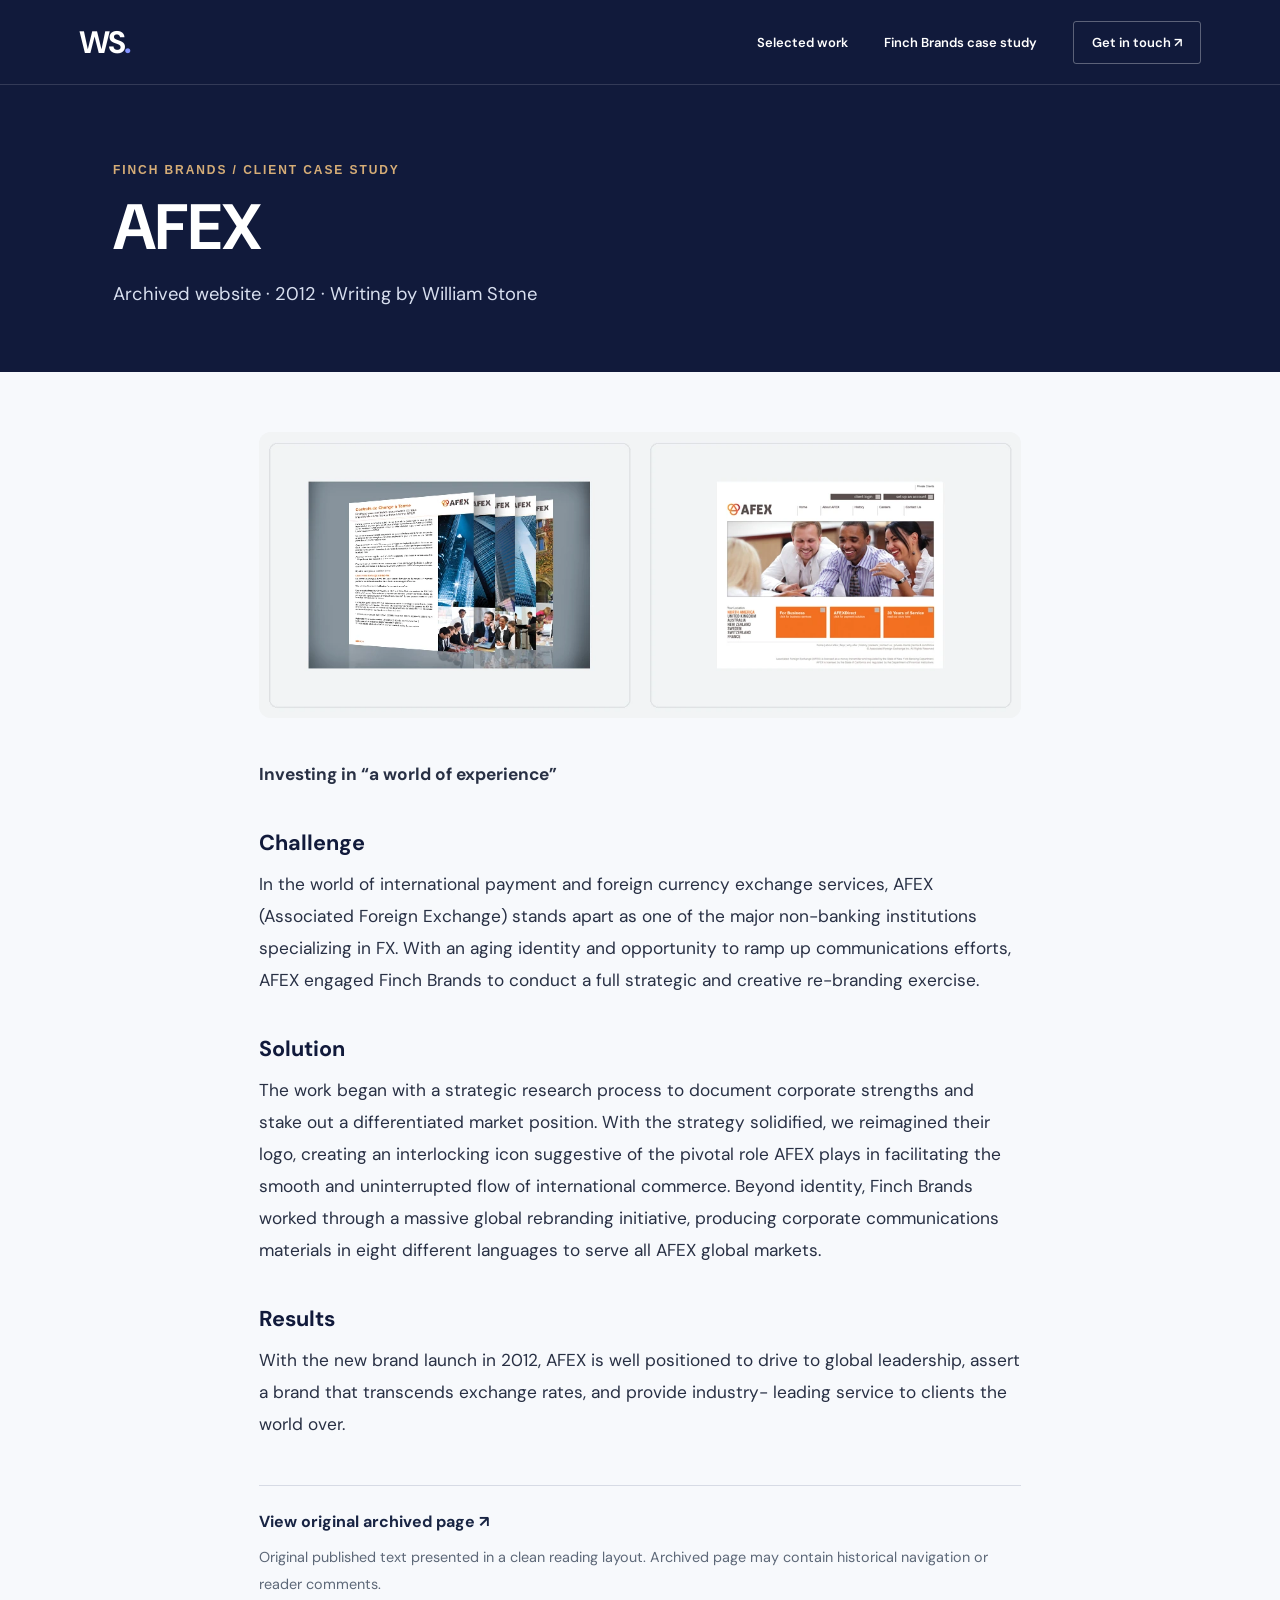
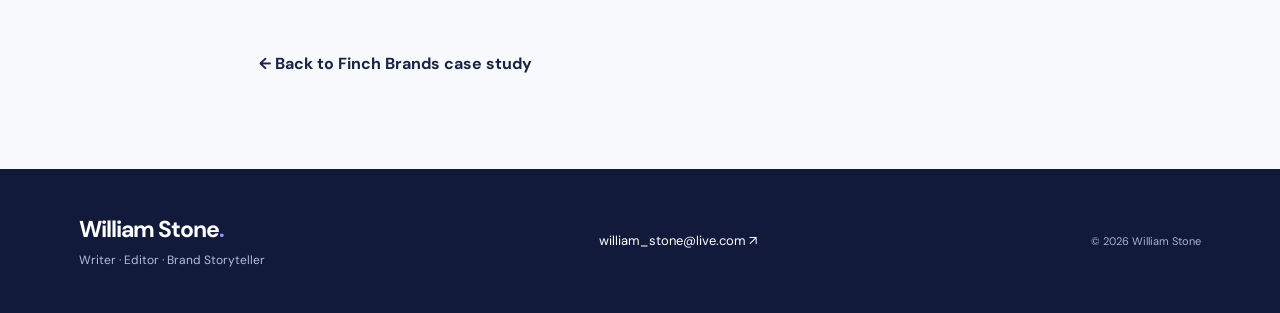
<file: samples/finch-afex.html>
<!DOCTYPE html><html lang="en"><head><meta charset="utf-8"><meta name="viewport" content="width=device-width,initial-scale=1"><meta name="description" content="AFEX — original Finch Brands writing by William Stone"><title>AFEX | William Stone</title><link rel="stylesheet" href="../styles.css"></head><body class="case-page"><a class="skip" href="#main">Skip to content</a><header class="site-header"><div class="wrap nav"><a class="wordmark" href="../index.html" aria-label="William Stone home">WS<span class="wordmark-dot">.</span></a><nav aria-label="Main navigation"><a href="../index.html#work">Selected work</a><a href="../finch-case-study.html">Finch Brands case study</a><a class="nav-contact" href="mailto:william_stone@live.com">Get in touch ↗</a></nav></div></header><main id="main"><section class="sample-hero"><div class="case-wrap"><div class="case-kicker">FINCH BRANDS / CLIENT CASE STUDY</div><h1>AFEX</h1><p class="sample-sub">Archived website · 2012 · Writing by William Stone</p></div></section><article class="sample-main"><figure class="sample-image"><img src="../assets/finch-afex-work.webp" alt="Archived Finch Brands AFEX client work presentation" loading="lazy"></figure><p><strong>Investing in “a world of experience”</strong></p><h2>Challenge</h2><p>In the world of international payment and foreign currency exchange services, AFEX (Associated Foreign Exchange) stands apart as one of the major non-banking institutions specializing in FX. With an aging identity and opportunity to ramp up communications efforts, AFEX engaged Finch Brands to conduct a full strategic and creative re-branding exercise.</p><h2>Solution</h2><p>The work began with a strategic research process to document corporate strengths and stake out a differentiated market position. With the strategy solidified, we reimagined their logo, creating an interlocking icon suggestive of the pivotal role AFEX plays in facilitating the smooth and uninterrupted flow of international commerce. Beyond identity, Finch Brands worked through a massive global rebranding initiative, producing corporate communications materials in eight different languages to serve all AFEX global markets.</p><h2>Results</h2><p>With the new brand launch in 2012, AFEX is well positioned to drive to global leadership, assert a brand that transcends exchange rates, and provide industry- leading service to clients the world over.</p><div class="sample-original"><a href="https://web.archive.org/web/20120711004858/http://finchbrands.com/success-stories/afex/" target="_blank" rel="noopener noreferrer">View original archived page ↗</a><p class="sample-source-note">Original published text presented in a clean reading layout. Archived page may contain historical navigation or reader comments.</p></div><a class="sample-back" href="../finch-case-study.html">← Back to Finch Brands case study</a></article></main><footer class="footer"><div class="wrap footer-inner"><div><span class="footer-name">William Stone<span class="wordmark-dot">.</span></span><p>Writer · Editor · Brand Storyteller</p></div><a href="mailto:william_stone@live.com">william_stone@live.com ↗</a><span class="copyright">© 2026 William Stone</span></div></footer></body></html>
</file>
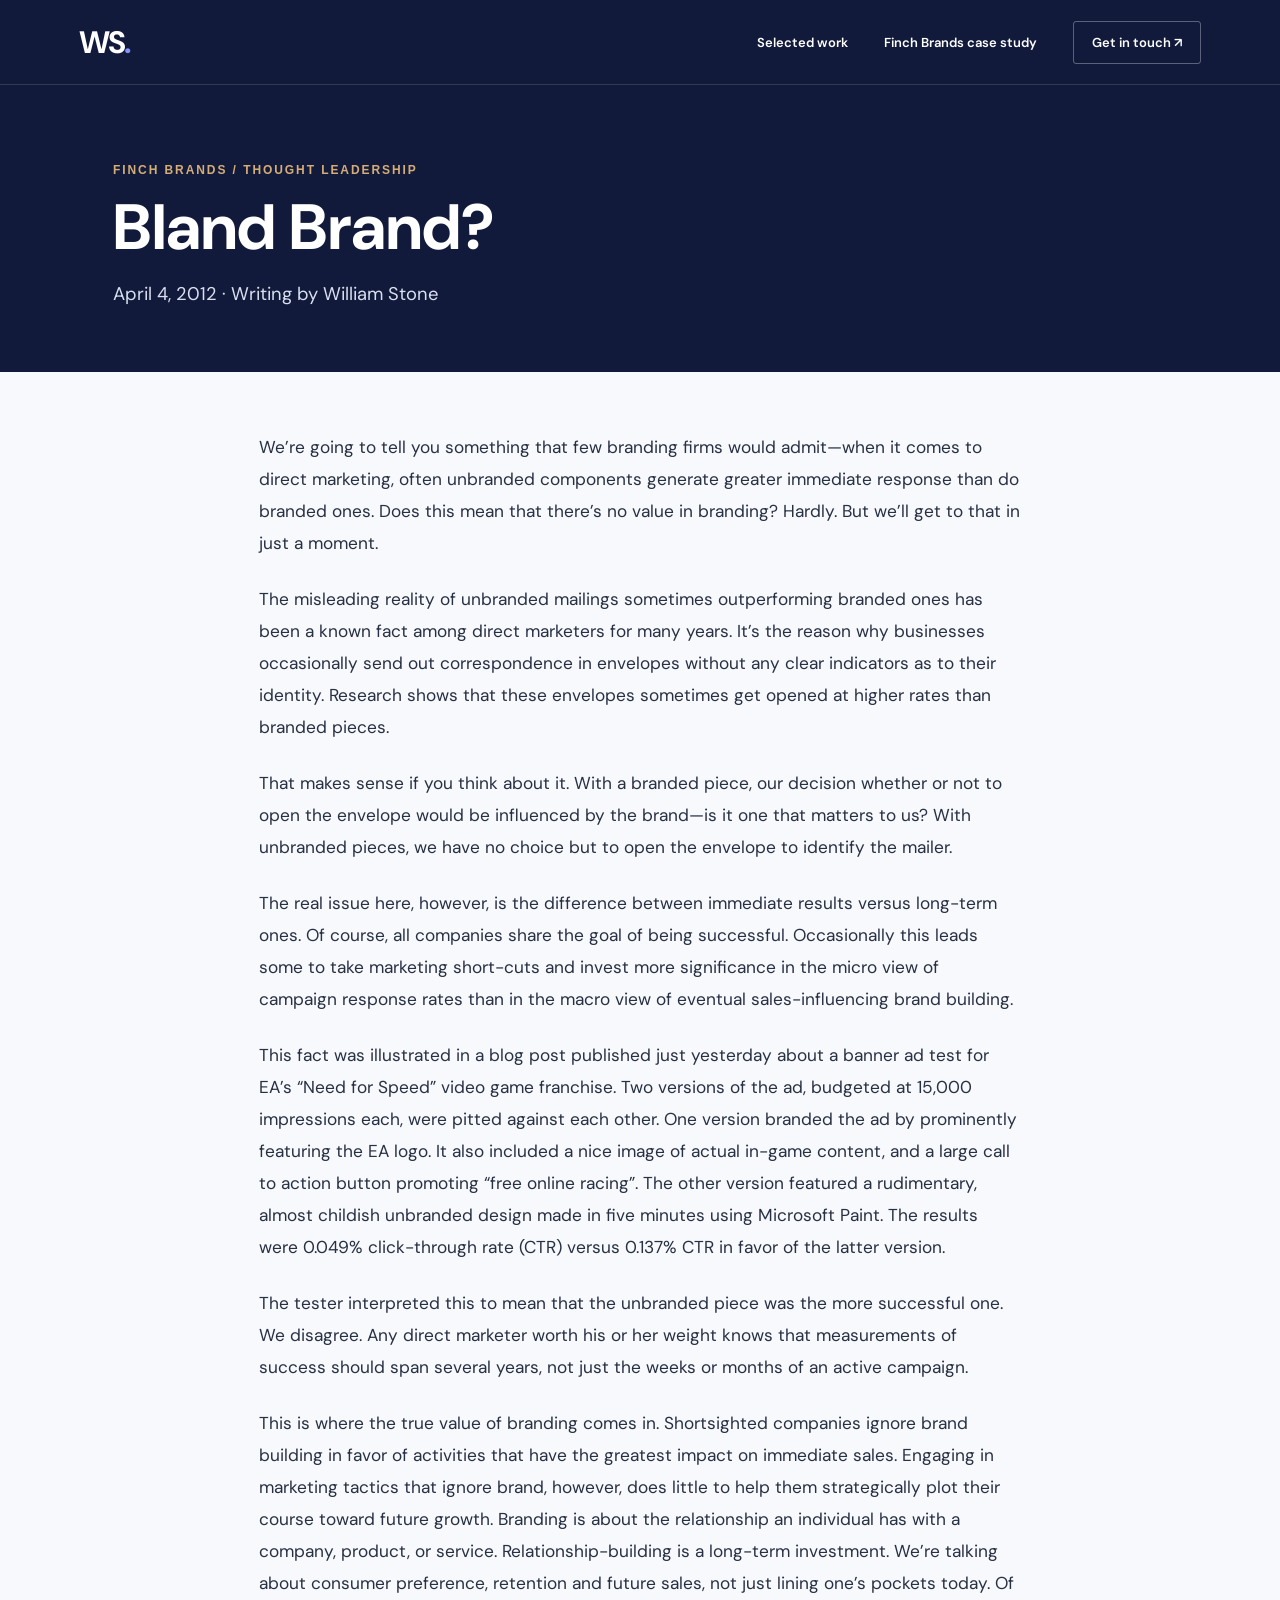
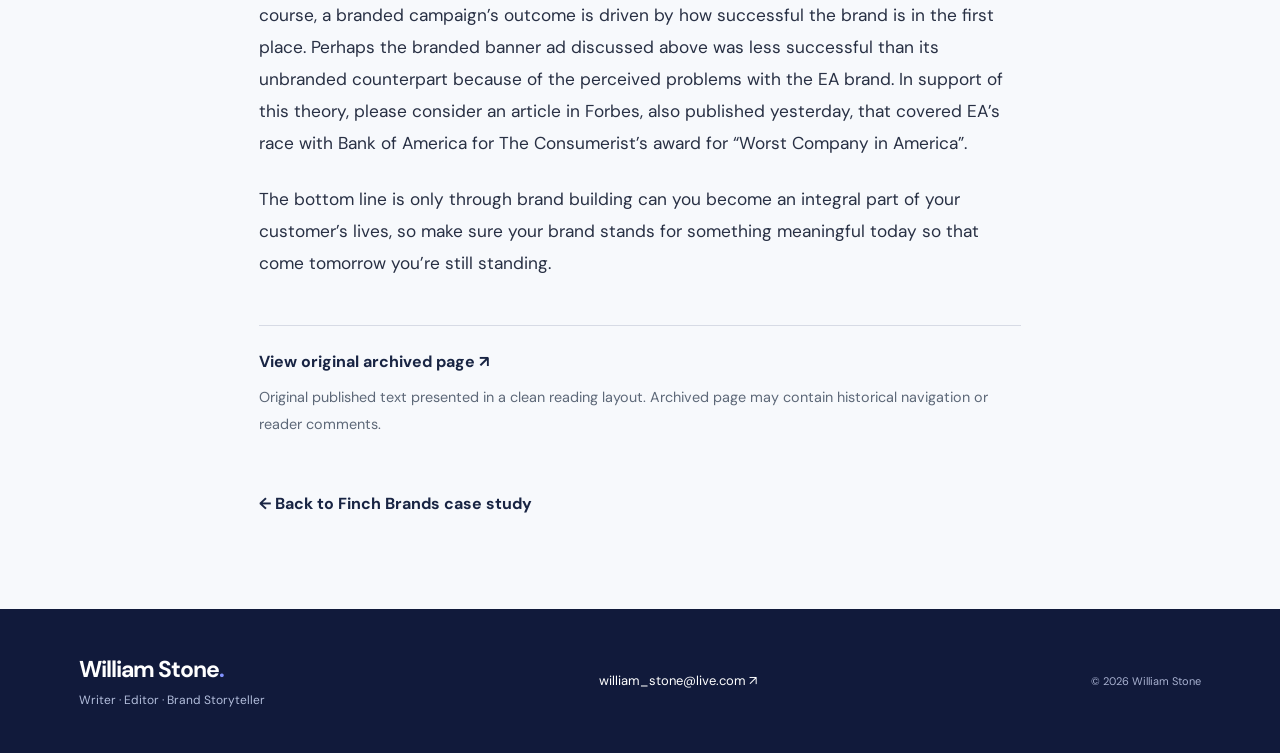
<file: samples/finch-bland-brand.html>
<!DOCTYPE html><html lang="en"><head><meta charset="utf-8"><meta name="viewport" content="width=device-width,initial-scale=1"><meta name="description" content="Bland Brand? — original Finch Brands writing by William Stone"><title>Bland Brand? | William Stone</title><link rel="stylesheet" href="../styles.css"></head><body class="case-page"><a class="skip" href="#main">Skip to content</a><header class="site-header"><div class="wrap nav"><a class="wordmark" href="../index.html" aria-label="William Stone home">WS<span class="wordmark-dot">.</span></a><nav aria-label="Main navigation"><a href="../index.html#work">Selected work</a><a href="../finch-case-study.html">Finch Brands case study</a><a class="nav-contact" href="mailto:william_stone@live.com">Get in touch ↗</a></nav></div></header><main id="main"><section class="sample-hero"><div class="case-wrap"><div class="case-kicker">FINCH BRANDS / THOUGHT LEADERSHIP</div><h1>Bland Brand?</h1><p class="sample-sub">April 4, 2012 · Writing by William Stone</p></div></section><article class="sample-main"><p>We’re going to tell you something that few branding firms would admit—when it comes to direct marketing, often unbranded components generate greater immediate response than do branded ones. Does this mean that there’s no value in branding? Hardly. But we’ll get to that in just a moment.</p><p>The misleading reality of unbranded mailings sometimes outperforming branded ones has been a known fact among direct marketers for many years. It’s the reason why businesses occasionally send out correspondence in envelopes without any clear indicators as to their identity. Research shows that these envelopes sometimes get opened at higher rates than branded pieces.</p><p>That makes sense if you think about it. With a branded piece, our decision whether or not to open the envelope would be influenced by the brand—is it one that matters to us? With unbranded pieces, we have no choice but to open the envelope to identify the mailer.</p><p>The real issue here, however, is the difference between immediate results versus long-term ones. Of course, all companies share the goal of being successful. Occasionally this leads some to take marketing short-cuts and invest more significance in the micro view of campaign response rates than in the macro view of eventual sales-influencing brand building.</p><p>This fact was illustrated in a blog post published just yesterday about a banner ad test for EA’s “Need for Speed” video game franchise. Two versions of the ad, budgeted at 15,000 impressions each, were pitted against each other. One version branded the ad by prominently featuring the EA logo. It also included a nice image of actual in-game content, and a large call to action button promoting “free online racing”. The other version featured a rudimentary, almost childish unbranded design made in five minutes using Microsoft Paint. The results were 0.049% click-through rate (CTR) versus 0.137% CTR in favor of the latter version.</p><p>The tester interpreted this to mean that the unbranded piece was the more successful one. We disagree. Any direct marketer worth his or her weight knows that measurements of success should span several years, not just the weeks or months of an active campaign.</p><p>This is where the true value of branding comes in. Shortsighted companies ignore brand building in favor of activities that have the greatest impact on immediate sales. Engaging in marketing tactics that ignore brand, however, does little to help them strategically plot their course toward future growth. Branding is about the relationship an individual has with a company, product, or service. Relationship-building is a long-term investment. We’re talking about consumer preference, retention and future sales, not just lining one’s pockets today. Of course, a branded campaign’s outcome is driven by how successful the brand is in the first place. Perhaps the branded banner ad discussed above was less successful than its unbranded counterpart because of the perceived problems with the EA brand. In support of this theory, please consider an article in Forbes, also published yesterday, that covered EA’s race with Bank of America for The Consumerist’s award for “Worst Company in America”.</p><p>The bottom line is only through brand building can you become an integral part of your customer’s lives, so make sure your brand stands for something meaningful today so that come tomorrow you’re still standing.</p><div class="sample-original"><a href="https://web.archive.org/web/20120623170934/http://www.thefinchpost.com/2012/04/bland-brand.html" target="_blank" rel="noopener noreferrer">View original archived page ↗</a><p class="sample-source-note">Original published text presented in a clean reading layout. Archived page may contain historical navigation or reader comments.</p></div><a class="sample-back" href="../finch-case-study.html">← Back to Finch Brands case study</a></article></main><footer class="footer"><div class="wrap footer-inner"><div><span class="footer-name">William Stone<span class="wordmark-dot">.</span></span><p>Writer · Editor · Brand Storyteller</p></div><a href="mailto:william_stone@live.com">william_stone@live.com ↗</a><span class="copyright">© 2026 William Stone</span></div></footer></body></html>
</file>
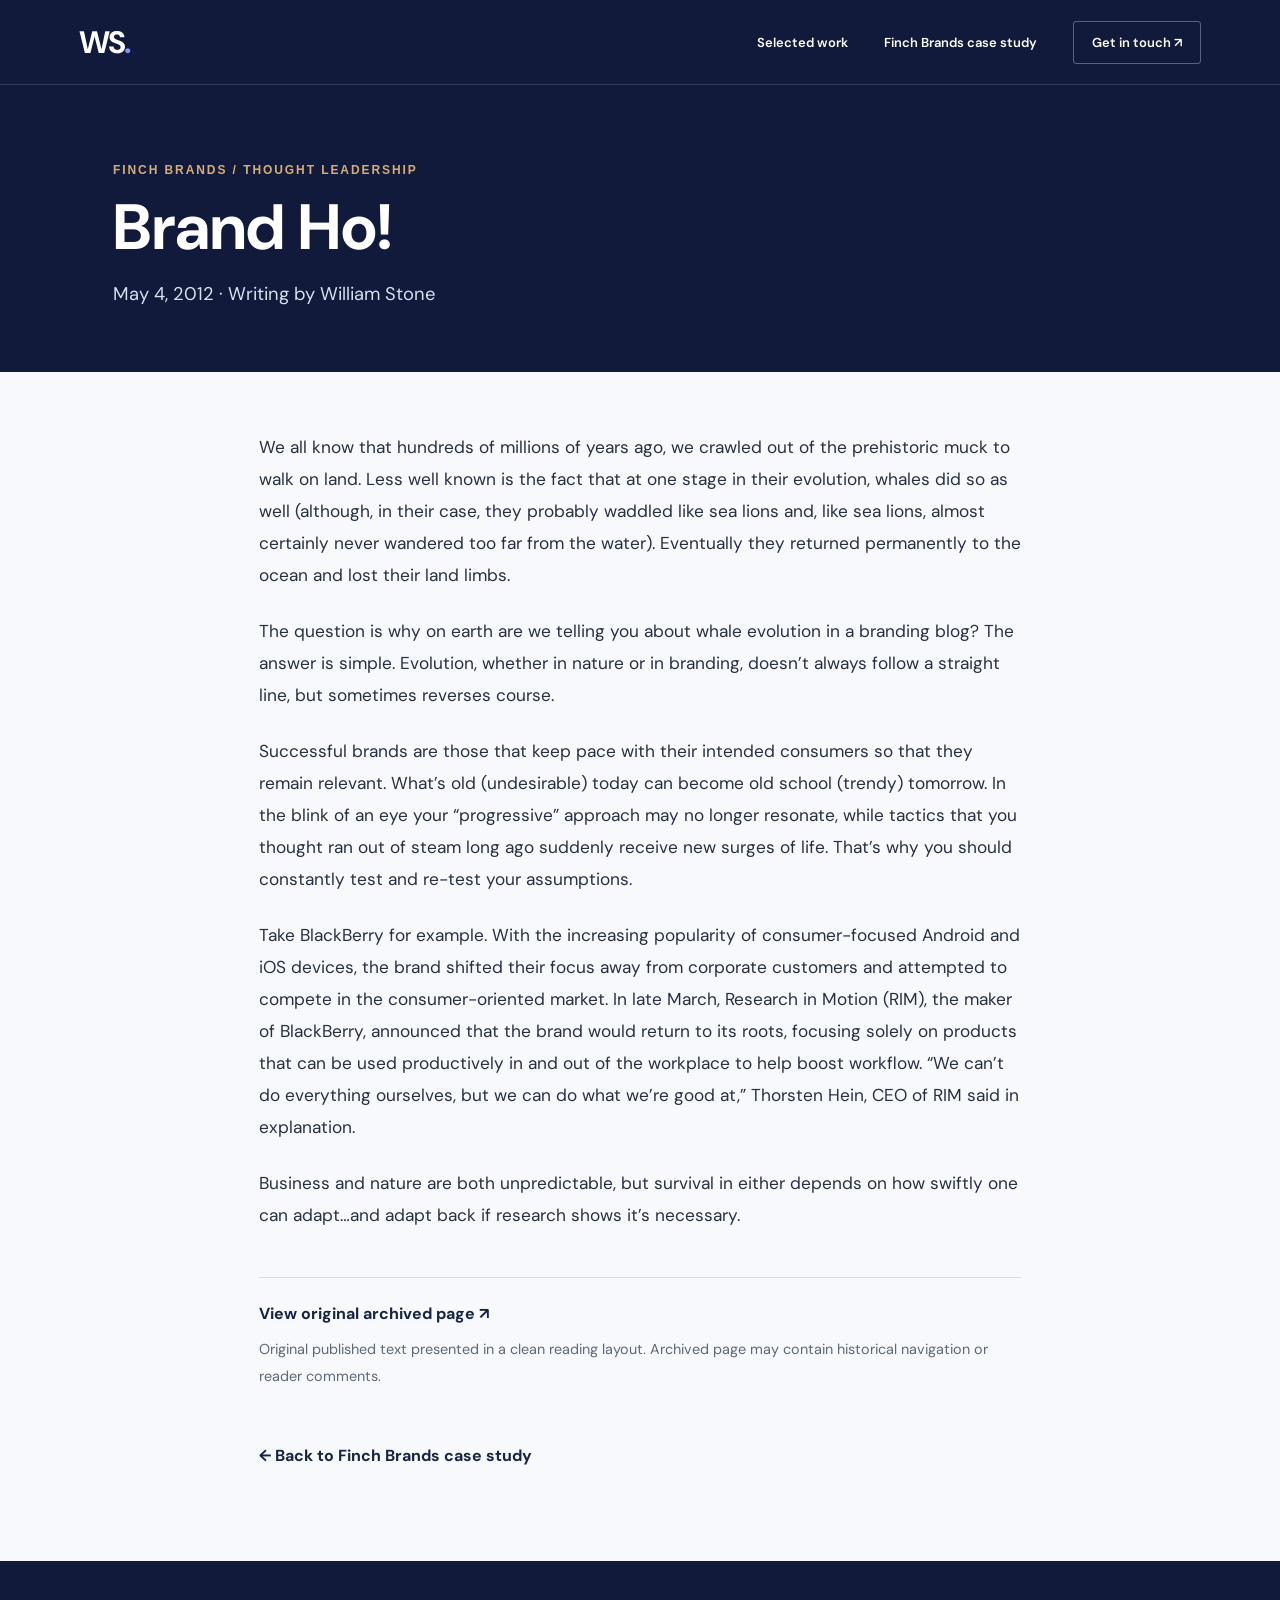
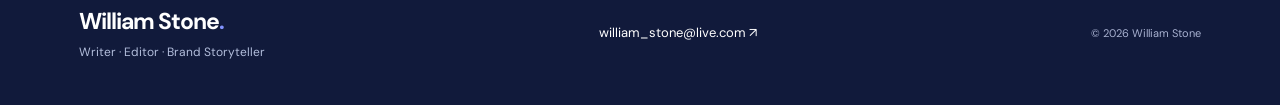
<file: samples/finch-brand-ho.html>
<!DOCTYPE html><html lang="en"><head><meta charset="utf-8"><meta name="viewport" content="width=device-width,initial-scale=1"><meta name="description" content="Brand Ho! — original Finch Brands writing by William Stone"><title>Brand Ho! | William Stone</title><link rel="stylesheet" href="../styles.css"></head><body class="case-page"><a class="skip" href="#main">Skip to content</a><header class="site-header"><div class="wrap nav"><a class="wordmark" href="../index.html" aria-label="William Stone home">WS<span class="wordmark-dot">.</span></a><nav aria-label="Main navigation"><a href="../index.html#work">Selected work</a><a href="../finch-case-study.html">Finch Brands case study</a><a class="nav-contact" href="mailto:william_stone@live.com">Get in touch ↗</a></nav></div></header><main id="main"><section class="sample-hero"><div class="case-wrap"><div class="case-kicker">FINCH BRANDS / THOUGHT LEADERSHIP</div><h1>Brand Ho!</h1><p class="sample-sub">May 4, 2012 · Writing by William Stone</p></div></section><article class="sample-main"><p>We all know that hundreds of millions of years ago, we crawled out of the prehistoric muck to walk on land. Less well known is the fact that at one stage in their evolution, whales did so as well (although, in their case, they probably waddled like sea lions and, like sea lions, almost certainly never wandered too far from the water). Eventually they returned permanently to the ocean and lost their land limbs.</p><p>The question is why on earth are we telling you about whale evolution in a branding blog? The answer is simple. Evolution, whether in nature or in branding, doesn’t always follow a straight line, but sometimes reverses course.</p><p>Successful brands are those that keep pace with their intended consumers so that they remain relevant. What’s old (undesirable) today can become old school (trendy) tomorrow. In the blink of an eye your “progressive” approach may no longer resonate, while tactics that you thought ran out of steam long ago suddenly receive new surges of life. That’s why you should constantly test and re-test your assumptions.</p><p>Take BlackBerry for example. With the increasing popularity of consumer-focused Android and iOS devices, the brand shifted their focus away from corporate customers and attempted to compete in the consumer-oriented market. In late March, Research in Motion (RIM), the maker of BlackBerry, announced that the brand would return to its roots, focusing solely on products that can be used productively in and out of the workplace to help boost workflow. “We can’t do everything ourselves, but we can do what we’re good at,” Thorsten Hein, CEO of RIM said in explanation.</p><p>Business and nature are both unpredictable, but survival in either depends on how swiftly one can adapt…and adapt back if research shows it’s necessary.</p><div class="sample-original"><a href="https://web.archive.org/web/20120623170944/http://www.thefinchpost.com/2012/05/brand-ho.html" target="_blank" rel="noopener noreferrer">View original archived page ↗</a><p class="sample-source-note">Original published text presented in a clean reading layout. Archived page may contain historical navigation or reader comments.</p></div><a class="sample-back" href="../finch-case-study.html">← Back to Finch Brands case study</a></article></main><footer class="footer"><div class="wrap footer-inner"><div><span class="footer-name">William Stone<span class="wordmark-dot">.</span></span><p>Writer · Editor · Brand Storyteller</p></div><a href="mailto:william_stone@live.com">william_stone@live.com ↗</a><span class="copyright">© 2026 William Stone</span></div></footer></body></html>
</file>
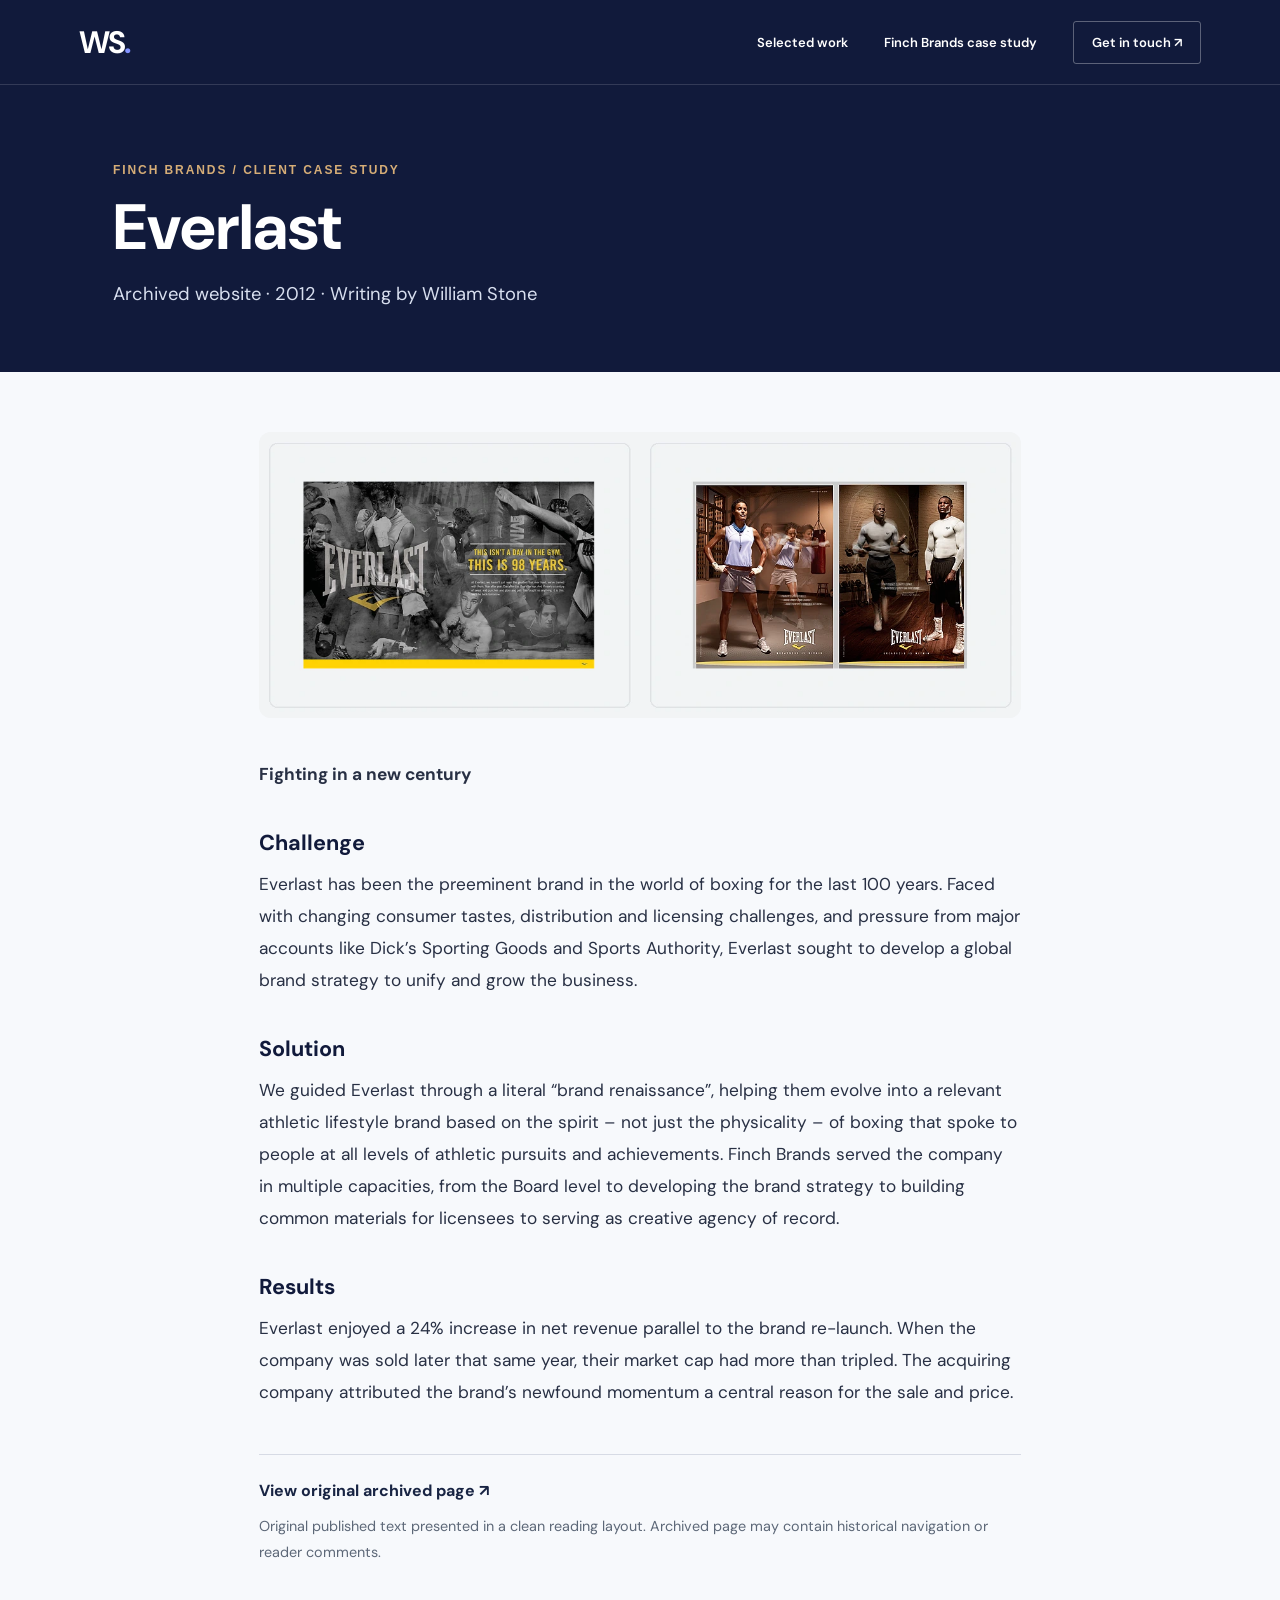
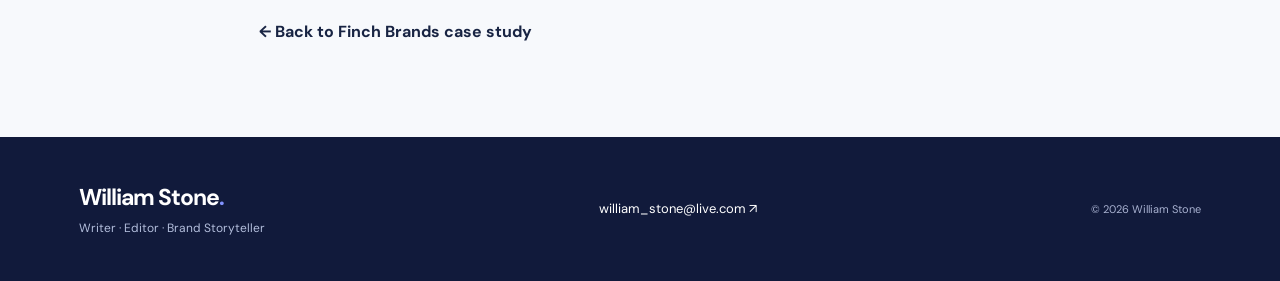
<file: samples/finch-everlast.html>
<!DOCTYPE html><html lang="en"><head><meta charset="utf-8"><meta name="viewport" content="width=device-width,initial-scale=1"><meta name="description" content="Everlast — original Finch Brands writing by William Stone"><title>Everlast | William Stone</title><link rel="stylesheet" href="../styles.css"></head><body class="case-page"><a class="skip" href="#main">Skip to content</a><header class="site-header"><div class="wrap nav"><a class="wordmark" href="../index.html" aria-label="William Stone home">WS<span class="wordmark-dot">.</span></a><nav aria-label="Main navigation"><a href="../index.html#work">Selected work</a><a href="../finch-case-study.html">Finch Brands case study</a><a class="nav-contact" href="mailto:william_stone@live.com">Get in touch ↗</a></nav></div></header><main id="main"><section class="sample-hero"><div class="case-wrap"><div class="case-kicker">FINCH BRANDS / CLIENT CASE STUDY</div><h1>Everlast</h1><p class="sample-sub">Archived website · 2012 · Writing by William Stone</p></div></section><article class="sample-main"><figure class="sample-image"><img src="../assets/finch-everlast-work.webp" alt="Archived Finch Brands Everlast client work presentation" loading="lazy"></figure><p><strong>Fighting in a new century</strong></p><h2>Challenge</h2><p>Everlast has been the preeminent brand in the world of boxing for the last 100 years. Faced with changing consumer tastes, distribution and licensing challenges, and pressure from major accounts like Dick’s Sporting Goods and Sports Authority, Everlast sought to develop a global brand strategy to unify and grow the business.</p><h2>Solution</h2><p>We guided Everlast through a literal “brand renaissance”, helping them evolve into a relevant athletic lifestyle brand based on the spirit – not just the physicality – of boxing that spoke to people at all levels of athletic pursuits and achievements. Finch Brands served the company in multiple capacities, from the Board level to developing the brand strategy to building common materials for licensees to serving as creative agency of record.</p><h2>Results</h2><p>Everlast enjoyed a 24% increase in net revenue parallel to the brand re-launch. When the company was sold later that same year, their market cap had more than tripled. The acquiring company attributed the brand’s newfound momentum a central reason for the sale and price.</p><div class="sample-original"><a href="https://web.archive.org/web/20120701205334/http://finchbrands.com/success-stories/everlast/" target="_blank" rel="noopener noreferrer">View original archived page ↗</a><p class="sample-source-note">Original published text presented in a clean reading layout. Archived page may contain historical navigation or reader comments.</p></div><a class="sample-back" href="../finch-case-study.html">← Back to Finch Brands case study</a></article></main><footer class="footer"><div class="wrap footer-inner"><div><span class="footer-name">William Stone<span class="wordmark-dot">.</span></span><p>Writer · Editor · Brand Storyteller</p></div><a href="mailto:william_stone@live.com">william_stone@live.com ↗</a><span class="copyright">© 2026 William Stone</span></div></footer></body></html>
</file>
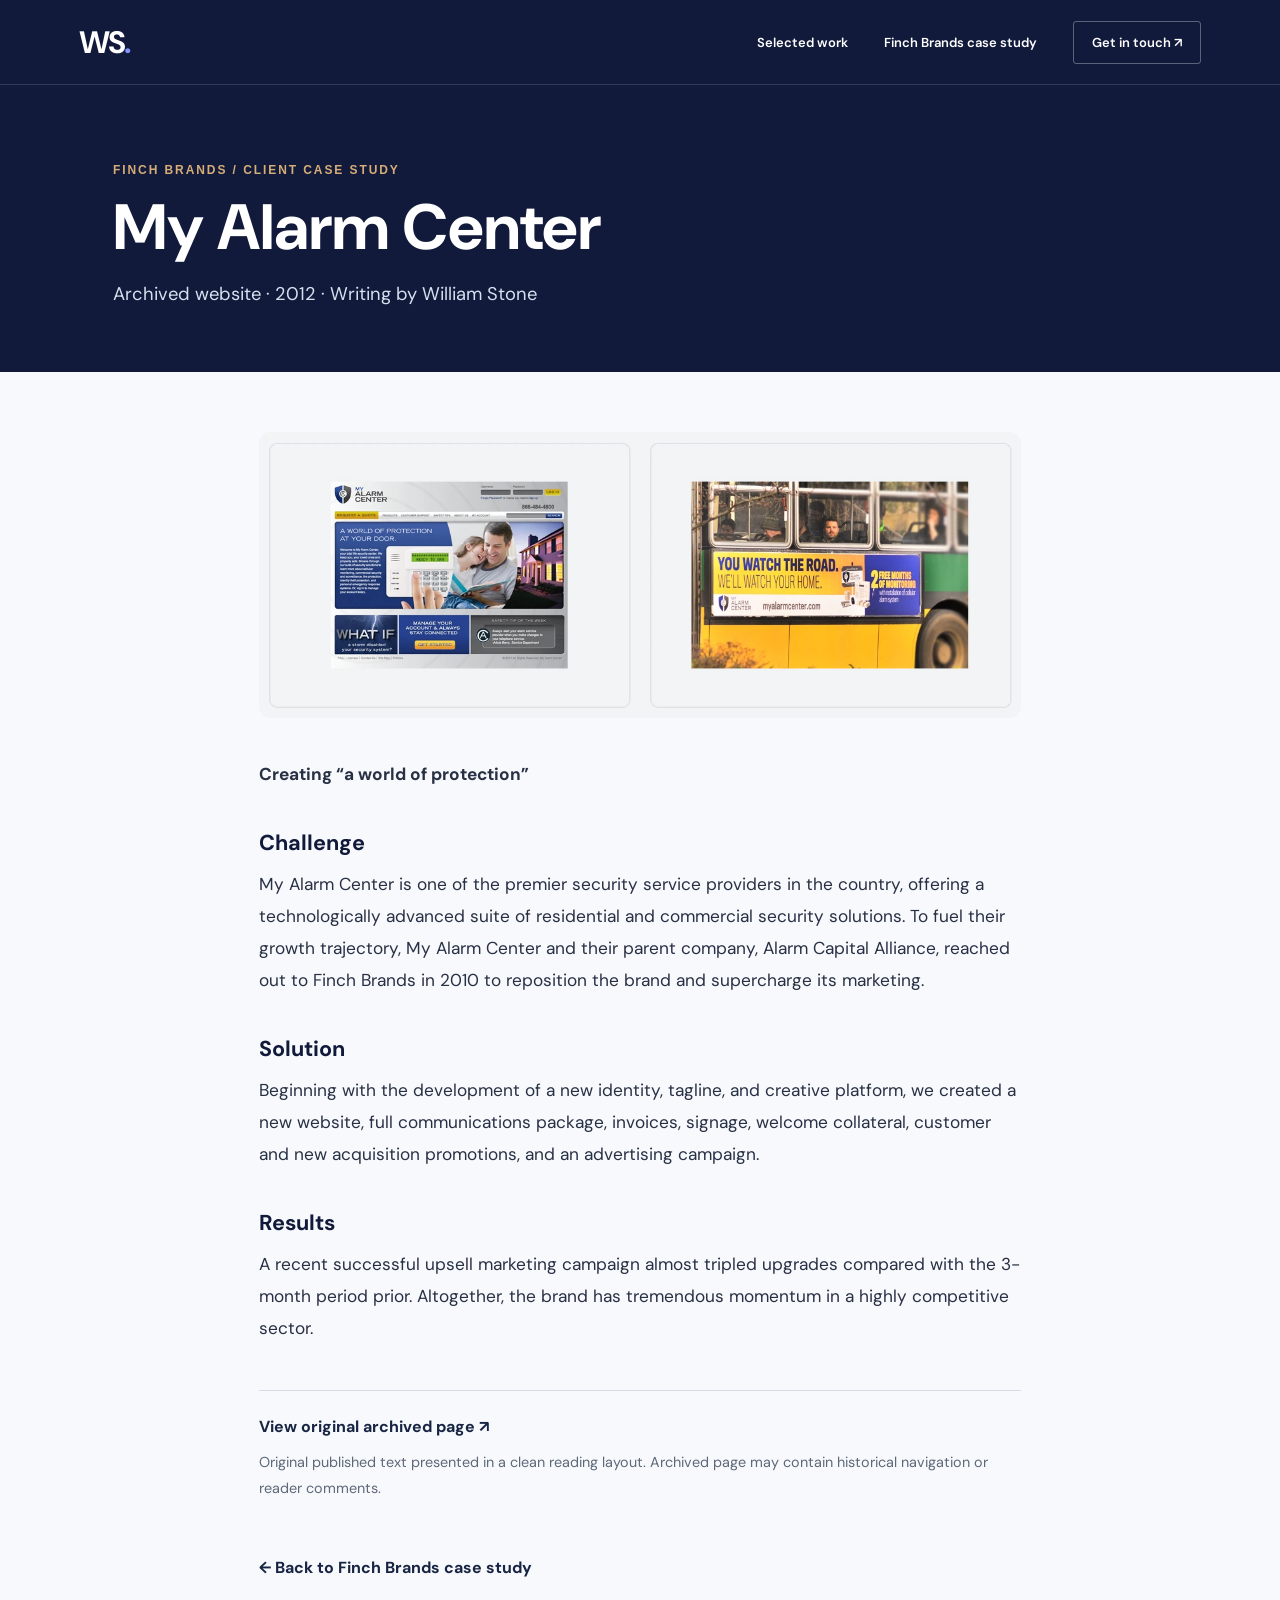
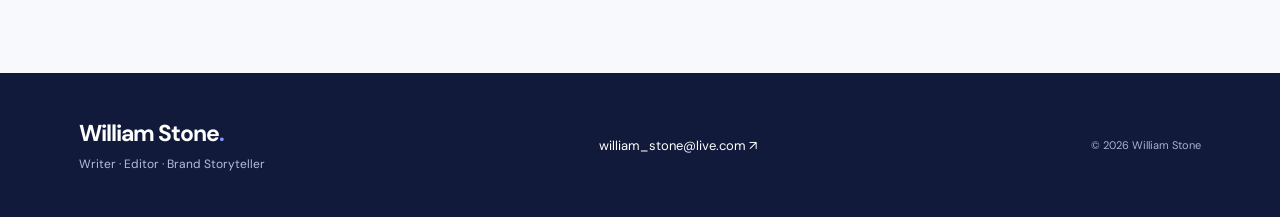
<file: samples/finch-my-alarm.html>
<!DOCTYPE html><html lang="en"><head><meta charset="utf-8"><meta name="viewport" content="width=device-width,initial-scale=1"><meta name="description" content="My Alarm Center — original Finch Brands writing by William Stone"><title>My Alarm Center | William Stone</title><link rel="stylesheet" href="../styles.css"></head><body class="case-page"><a class="skip" href="#main">Skip to content</a><header class="site-header"><div class="wrap nav"><a class="wordmark" href="../index.html" aria-label="William Stone home">WS<span class="wordmark-dot">.</span></a><nav aria-label="Main navigation"><a href="../index.html#work">Selected work</a><a href="../finch-case-study.html">Finch Brands case study</a><a class="nav-contact" href="mailto:william_stone@live.com">Get in touch ↗</a></nav></div></header><main id="main"><section class="sample-hero"><div class="case-wrap"><div class="case-kicker">FINCH BRANDS / CLIENT CASE STUDY</div><h1>My Alarm Center</h1><p class="sample-sub">Archived website · 2012 · Writing by William Stone</p></div></section><article class="sample-main"><figure class="sample-image"><img src="../assets/finch-my-alarm-work.webp" alt="Archived Finch Brands My Alarm Center client work presentation" loading="lazy"></figure><p><strong>Creating “a world of protection”</strong></p><h2>Challenge</h2><p>My Alarm Center is one of the premier security service providers in the country, offering a technologically advanced suite of residential and commercial security solutions. To fuel their growth trajectory, My Alarm Center and their parent company, Alarm Capital Alliance, reached out to Finch Brands in 2010 to reposition the brand and supercharge its marketing.</p><h2>Solution</h2><p>Beginning with the development of a new identity, tagline, and creative platform, we created a new website, full communications package, invoices, signage, welcome collateral, customer and new acquisition promotions, and an advertising campaign.</p><h2>Results</h2><p>A recent successful upsell marketing campaign almost tripled upgrades compared with the 3-month period prior. Altogether, the brand has tremendous momentum in a highly competitive sector.</p><div class="sample-original"><a href="https://web.archive.org/web/20120701205351/http://finchbrands.com/success-stories/my-alarm-center/" target="_blank" rel="noopener noreferrer">View original archived page ↗</a><p class="sample-source-note">Original published text presented in a clean reading layout. Archived page may contain historical navigation or reader comments.</p></div><a class="sample-back" href="../finch-case-study.html">← Back to Finch Brands case study</a></article></main><footer class="footer"><div class="wrap footer-inner"><div><span class="footer-name">William Stone<span class="wordmark-dot">.</span></span><p>Writer · Editor · Brand Storyteller</p></div><a href="mailto:william_stone@live.com">william_stone@live.com ↗</a><span class="copyright">© 2026 William Stone</span></div></footer></body></html>
</file>
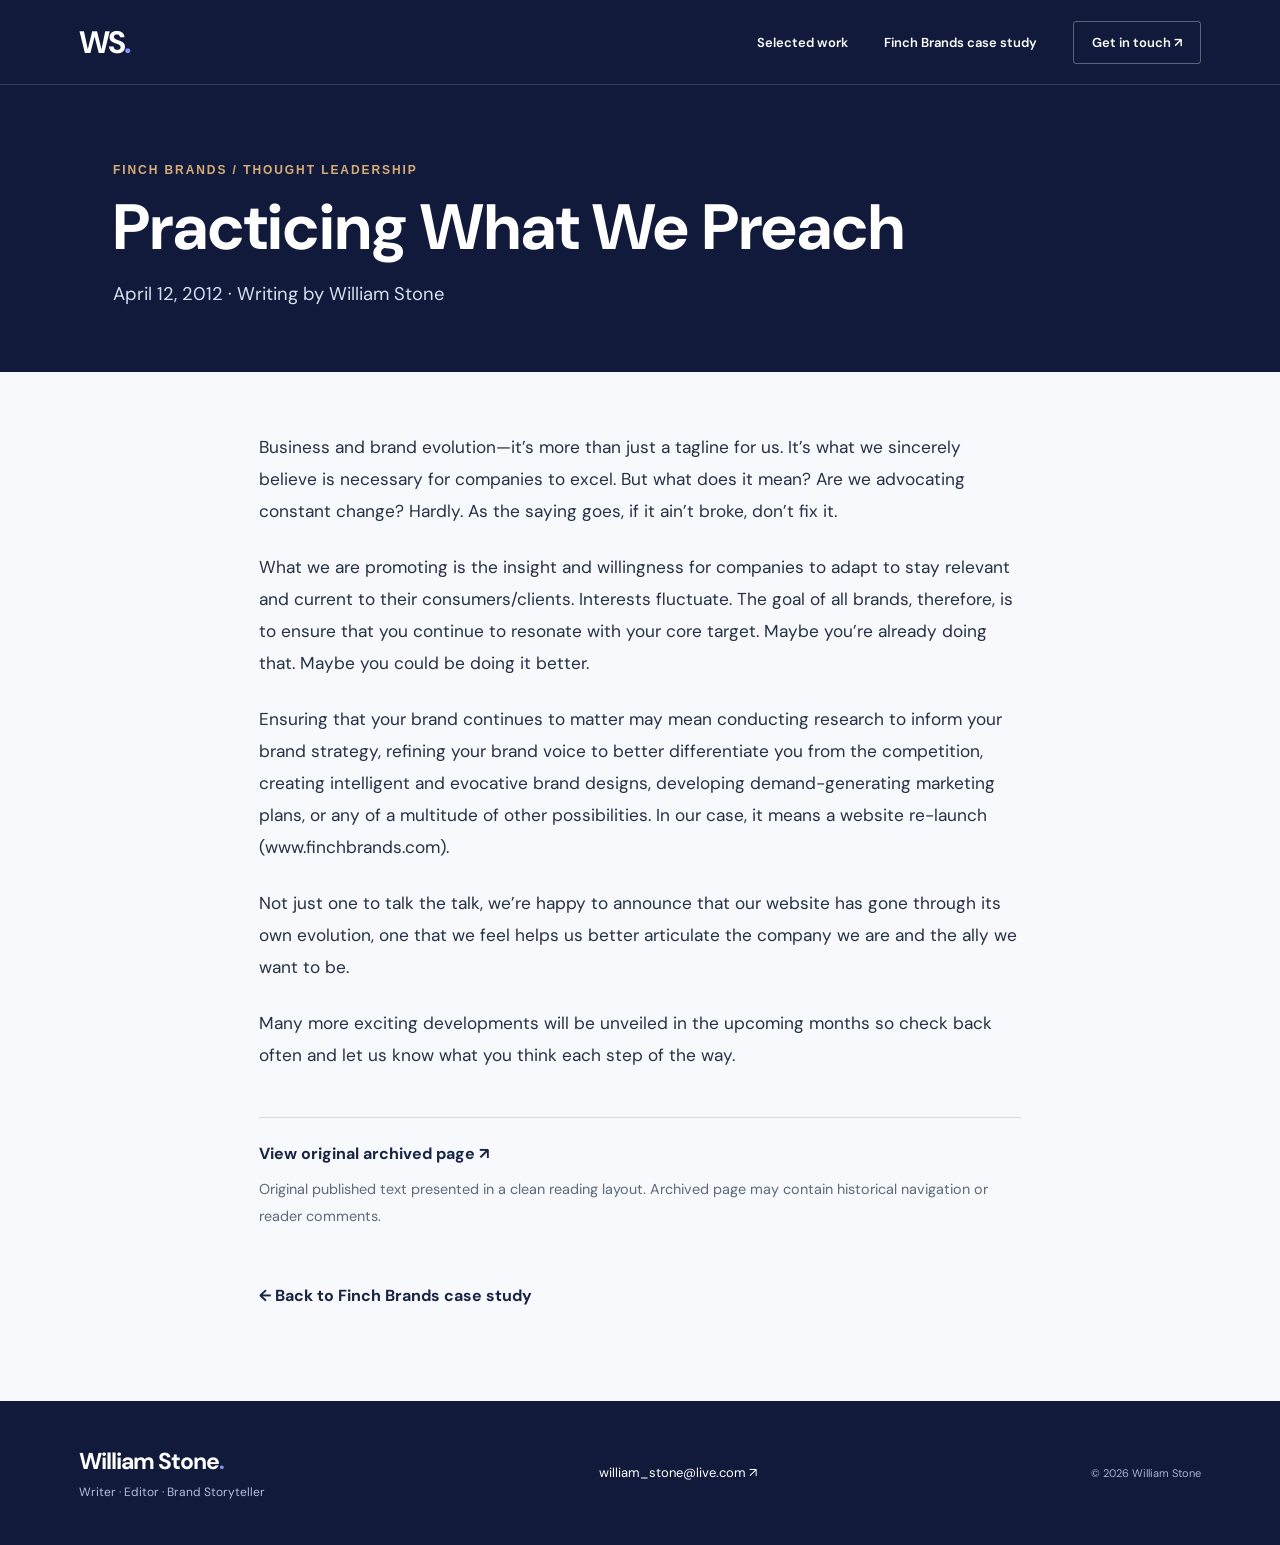
<file: samples/finch-practicing.html>
<!DOCTYPE html><html lang="en"><head><meta charset="utf-8"><meta name="viewport" content="width=device-width,initial-scale=1"><meta name="description" content="Practicing What We Preach — original Finch Brands writing by William Stone"><title>Practicing What We Preach | William Stone</title><link rel="stylesheet" href="../styles.css"></head><body class="case-page"><a class="skip" href="#main">Skip to content</a><header class="site-header"><div class="wrap nav"><a class="wordmark" href="../index.html" aria-label="William Stone home">WS<span class="wordmark-dot">.</span></a><nav aria-label="Main navigation"><a href="../index.html#work">Selected work</a><a href="../finch-case-study.html">Finch Brands case study</a><a class="nav-contact" href="mailto:william_stone@live.com">Get in touch ↗</a></nav></div></header><main id="main"><section class="sample-hero"><div class="case-wrap"><div class="case-kicker">FINCH BRANDS / THOUGHT LEADERSHIP</div><h1>Practicing What We Preach</h1><p class="sample-sub">April 12, 2012 · Writing by William Stone</p></div></section><article class="sample-main"><p>Business and brand evolution—it’s more than just a tagline for us. It’s what we sincerely believe is necessary for companies to excel. But what does it mean? Are we advocating constant change? Hardly. As the saying goes, if it ain’t broke, don’t fix it.</p><p>What we are promoting is the insight and willingness for companies to adapt to stay relevant and current to their consumers/clients. Interests fluctuate. The goal of all brands, therefore, is to ensure that you continue to resonate with your core target. Maybe you’re already doing that. Maybe you could be doing it better.</p><p>Ensuring that your brand continues to matter may mean conducting research to inform your brand strategy, refining your brand voice to better differentiate you from the competition, creating intelligent and evocative brand designs, developing demand-generating marketing plans, or any of a multitude of other possibilities. In our case, it means a website re-launch (www.finchbrands.com).</p><p>Not just one to talk the talk, we’re happy to announce that our website has gone through its own evolution, one that we feel helps us better articulate the company we are and the ally we want to be.</p><p>Many more exciting developments will be unveiled in the upcoming months so check back often and let us know what you think each step of the way.</p><div class="sample-original"><a href="https://web.archive.org/web/20120623170939/http://www.thefinchpost.com/2012/04/website.html" target="_blank" rel="noopener noreferrer">View original archived page ↗</a><p class="sample-source-note">Original published text presented in a clean reading layout. Archived page may contain historical navigation or reader comments.</p></div><a class="sample-back" href="../finch-case-study.html">← Back to Finch Brands case study</a></article></main><footer class="footer"><div class="wrap footer-inner"><div><span class="footer-name">William Stone<span class="wordmark-dot">.</span></span><p>Writer · Editor · Brand Storyteller</p></div><a href="mailto:william_stone@live.com">william_stone@live.com ↗</a><span class="copyright">© 2026 William Stone</span></div></footer></body></html>
</file>
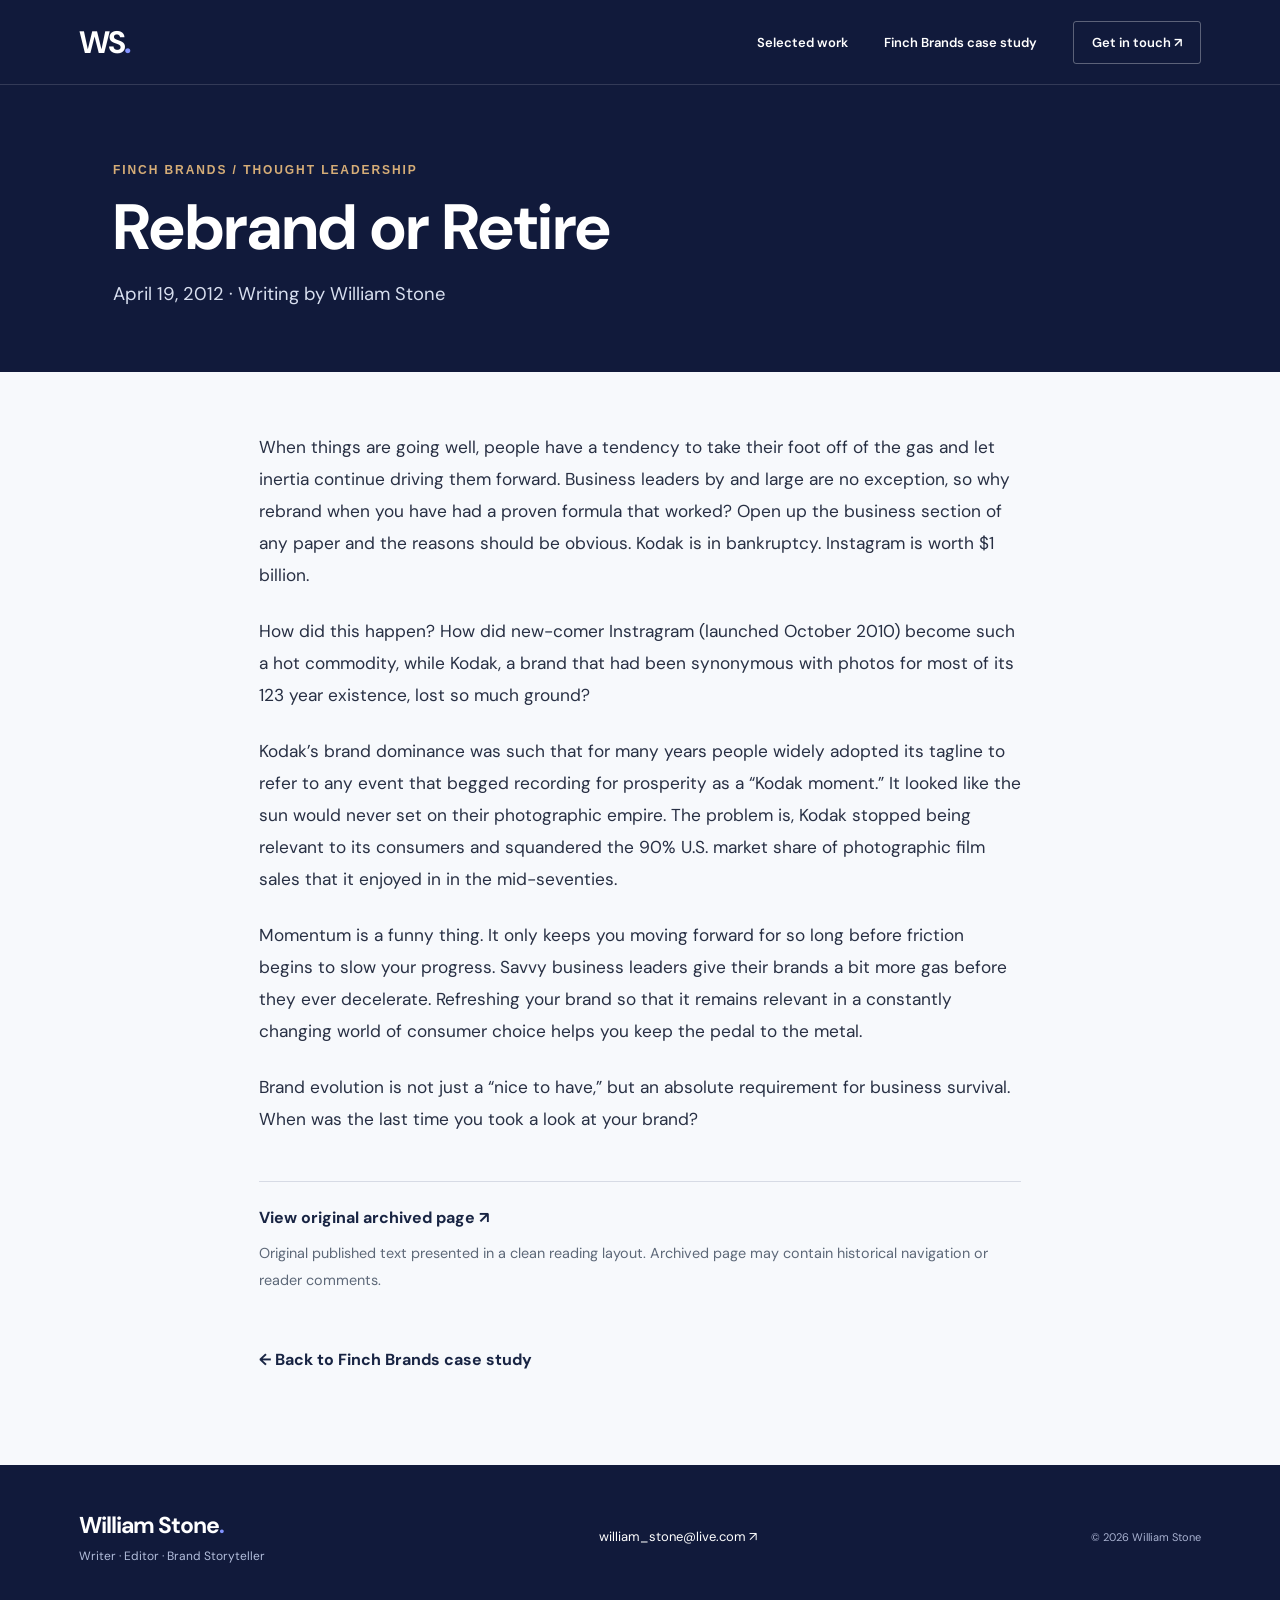
<file: samples/finch-rebrand.html>
<!DOCTYPE html><html lang="en"><head><meta charset="utf-8"><meta name="viewport" content="width=device-width,initial-scale=1"><meta name="description" content="Rebrand or Retire — original Finch Brands writing by William Stone"><title>Rebrand or Retire | William Stone</title><link rel="stylesheet" href="../styles.css"></head><body class="case-page"><a class="skip" href="#main">Skip to content</a><header class="site-header"><div class="wrap nav"><a class="wordmark" href="../index.html" aria-label="William Stone home">WS<span class="wordmark-dot">.</span></a><nav aria-label="Main navigation"><a href="../index.html#work">Selected work</a><a href="../finch-case-study.html">Finch Brands case study</a><a class="nav-contact" href="mailto:william_stone@live.com">Get in touch ↗</a></nav></div></header><main id="main"><section class="sample-hero"><div class="case-wrap"><div class="case-kicker">FINCH BRANDS / THOUGHT LEADERSHIP</div><h1>Rebrand or Retire</h1><p class="sample-sub">April 19, 2012 · Writing by William Stone</p></div></section><article class="sample-main"><p>When things are going well, people have a tendency to take their foot off of the gas and let inertia continue driving them forward. Business leaders by and large are no exception, so why rebrand when you have had a proven formula that worked? Open up the business section of any paper and the reasons should be obvious. Kodak is in bankruptcy. Instagram is worth $1 billion.</p><p>How did this happen? How did new-comer Instragram (launched October 2010) become such a hot commodity, while Kodak, a brand that had been synonymous with photos for most of its 123 year existence, lost so much ground?</p><p>Kodak’s brand dominance was such that for many years people widely adopted its tagline to refer to any event that begged recording for prosperity as a “Kodak moment.” It looked like the sun would never set on their photographic empire. The problem is, Kodak stopped being relevant to its consumers and squandered the 90% U.S. market share of photographic film sales that it enjoyed in in the mid-seventies.</p><p>Momentum is a funny thing. It only keeps you moving forward for so long before friction begins to slow your progress. Savvy business leaders give their brands a bit more gas before they ever decelerate. Refreshing your brand so that it remains relevant in a constantly changing world of consumer choice helps you keep the pedal to the metal.</p><p>Brand evolution is not just a “nice to have,” but an absolute requirement for business survival. When was the last time you took a look at your brand?</p><div class="sample-original"><a href="https://web.archive.org/web/20120623170442/http://www.thefinchpost.com/2012/04/rebrand.html" target="_blank" rel="noopener noreferrer">View original archived page ↗</a><p class="sample-source-note">Original published text presented in a clean reading layout. Archived page may contain historical navigation or reader comments.</p></div><a class="sample-back" href="../finch-case-study.html">← Back to Finch Brands case study</a></article></main><footer class="footer"><div class="wrap footer-inner"><div><span class="footer-name">William Stone<span class="wordmark-dot">.</span></span><p>Writer · Editor · Brand Storyteller</p></div><a href="mailto:william_stone@live.com">william_stone@live.com ↗</a><span class="copyright">© 2026 William Stone</span></div></footer></body></html>
</file>
<file: styles.css>
@import url('https://fonts.googleapis.com/css2?family=DM+Sans:wght@400;500;600;700&family=DM+Serif+Display:ital@0;1&display=swap');
:root{--navy:#111a3b;--navy2:#202b55;--blue:#3148f3;--ink:#18203c;--muted:#66708b;--cream:#f8f9fc;--line:#e3e6ef}*{box-sizing:border-box}html{scroll-behavior:smooth}body{margin:0;font-family:'DM Sans',Arial,sans-serif;color:var(--ink);background:white;-webkit-font-smoothing:antialiased}a{color:inherit;text-decoration:none}a:focus-visible{outline:3px solid #8095ff;outline-offset:4px}.wrap{max-width:1190px;margin:0 auto;padding:0 34px}.skip{position:absolute;left:-9999px;top:8px;background:#fff;padding:12px;z-index:10}.skip:focus{left:8px}.site-header{background:var(--navy);color:white;border-bottom:1px solid #ffffff24}.nav{height:84px;display:flex;align-items:center;justify-content:space-between}.wordmark{font-size:31px;font-weight:700;letter-spacing:-2px}.wordmark-dot{color:#8293ff}.nav nav{display:flex;align-items:center;gap:36px;font-size:13px;font-weight:600}.nav nav a:hover{color:#aeb9ff}.nav-contact{border:1px solid #ffffff50;padding:12px 18px;border-radius:3px}.hero{background:var(--navy);color:white;overflow:hidden}.hero-grid{min-height:650px;display:grid;grid-template-columns:1.2fr .8fr;gap:75px;align-items:center;padding-top:76px;padding-bottom:76px}.eyebrow,.kicker{font-size:11px;font-weight:700;letter-spacing:2.2px}.eyebrow{color:#bac4f9;display:flex;align-items:center;gap:14px}.eyebrow-line{width:28px;height:2px;background:#6377ff}.hero h1{font-size:clamp(58px,6.5vw,94px);line-height:1.02;letter-spacing:-4px;margin:28px 0 19px;font-weight:600;max-width:720px}.hero h1 em,.section-top h2 em,.approach-grid h2 em,.about-grid h2 em{font-family:'DM Serif Display',Georgia,serif;font-weight:400;color:#9daeff}.hero-lead{font-size:22px;font-weight:600;letter-spacing:-.4px;margin:0 0 22px}.hero-description{font-size:16px;line-height:1.85;color:#c5cbe0;max-width:545px;margin:0}.hero-actions{display:flex;align-items:center;gap:27px;margin-top:37px}.button{display:inline-flex;align-items:center;gap:28px;padding:16px 22px;font-weight:700;font-size:13px}.button-primary{background:var(--blue);color:white}.button-primary:hover{background:#5065ff}.text-link{font-weight:700;font-size:13px;color:#e6e9ff;border-bottom:1px solid #a0aaff;padding-bottom:7px}.hero-art{position:relative;display:flex;justify-content:center}.portrait-frame{position:relative;width:min(100%,390px);aspect-ratio:4/5;z-index:2;overflow:hidden;background:#25315d;border-radius:190px 190px 3px 3px;box-shadow:30px 35px 0 #26376e}.portrait-frame img{width:100%;height:100%;object-fit:cover;object-position:50% 25%}.portrait-label{position:absolute;bottom:0;left:0;right:0;background:#17244bdd;text-align:center;padding:14px;font-size:10px;letter-spacing:1.6px;font-weight:700}.orbit{position:absolute;border:1px solid #7d8ff74d;border-radius:50%;width:460px;height:460px;top:5%;left:-4%}.orbit-two{width:530px;height:530px;top:-5%;left:-14%}.hero-bottom{display:flex;justify-content:space-between;padding-bottom:26px;color:#8f9cc5;letter-spacing:2px;font-size:10px;font-weight:700;border-top:1px solid #ffffff25;padding-top:25px}.work-section{padding:110px 0 105px;background:#fff}.section-top{display:flex;align-items:end;justify-content:space-between;gap:40px;margin-bottom:52px}.kicker{color:var(--blue);margin:0 0 18px}.section-top h2,.about-grid h2{font-size:clamp(46px,5vw,69px);letter-spacing:-2.5px;line-height:1.1;margin:0;font-weight:600}.section-top h2 em,.about-grid h2 em{color:var(--blue)}.section-intro{font-size:16px;line-height:1.8;max-width:350px;color:var(--muted);margin:0 0 7px}.work-grid{display:grid;grid-template-columns:1fr 1fr;gap:54px 34px}.work-card{min-width:0}.card-image{height:280px;display:block;overflow:hidden;position:relative;background:#e8edff}.card-image img{width:100%;height:100%;object-fit:cover;object-position:center 17%;transition:transform .3s}.card-image:hover img{transform:scale(1.04)}.card-odyssey{background:#dbe2ff}.card-thanks{background:#e3e7f8}.image-action{position:absolute;right:18px;top:18px;background:#fff;color:var(--navy);width:38px;height:38px;display:grid;place-items:center;font-size:23px;box-shadow:0 3px 15px #111a3b20}.card-meta{font-size:10px;letter-spacing:1.6px;color:var(--blue);font-weight:700;margin:23px 0 10px}.card-meta span{padding:0 5px;color:#9ba2b9}.work-card h3{font-size:27px;line-height:1.25;letter-spacing:-.9px;margin:0 0 13px}.work-card h3 a:hover{color:var(--blue)}.work-card h3 span{color:var(--blue);font-size:19px}.work-card p{color:#58627c;font-size:14px;line-height:1.8;max-width:520px;margin:0 0 24px}.card-foot{border-top:1px solid var(--line);padding-top:16px;display:flex;justify-content:space-between;gap:10px;color:#78819a;font-size:10px;letter-spacing:.6px;font-weight:700}.card-foot span{white-space:nowrap}.card-knowledge{background:#273cce;color:white}.card-ravens{background:#e4edff;color:#182754}.type-art{padding:34px 36px;display:flex;flex-direction:column;justify-content:space-between;height:100%;position:relative}.type-art>span{font-size:11px;letter-spacing:2px;font-weight:700}.type-art strong{font-size:clamp(34px,4.5vw,62px);letter-spacing:-3px;line-height:.96}.outline-word{color:#9eb0ff}.type-art small{font-size:13px;letter-spacing:.2px}.ravens-art strong{font-size:clamp(54px,6vw,83px)}.period{color:#5c72f7}.work-note{font-size:12px;line-height:1.7;color:#79829a;margin:44px 0 0}.approach-section{background:#eef1ff;padding:95px 0}.approach-grid{display:grid;grid-template-columns:1fr 2fr;gap:30px}.approach-grid h2{font-size:clamp(43px,5.4vw,75px);line-height:1.12;letter-spacing:-2.7px;margin:0 0 27px}.approach-grid h2 em{color:var(--blue)}.approach-grid p:not(.kicker){max-width:660px;color:#505a78;line-height:1.9;font-size:17px}.principles{display:flex;gap:40px;margin-top:45px;font-size:11px;letter-spacing:1.5px;font-weight:700;color:var(--blue);flex-wrap:wrap}.about-section{padding:110px 0 125px}.about-grid{display:grid;grid-template-columns:1fr 1fr;gap:100px}.about-copy{padding-top:18px}.about-copy p{font-size:16px;line-height:1.95;color:#556078;margin:0 0 20px}.dark-link{display:inline-block;margin-top:12px;color:var(--blue);border-color:var(--blue)}.footer{background:var(--navy);color:white;padding:45px 0}.footer-inner{display:flex;align-items:center;justify-content:space-between;gap:25px}.footer-name{font-size:23px;font-weight:700;letter-spacing:-1px}.footer p{font-size:12px;color:#b3bedc;margin:8px 0 0}.footer a{font-size:13px}.copyright{font-size:11px;color:#a8b1d0}@media(max-width:850px){.hero-grid{gap:30px;min-height:0}.hero h1{font-size:clamp(48px,7vw,70px)}.portrait-frame{box-shadow:16px 20px 0 #26376e}.orbit{display:none}.about-grid{gap:40px}.card-foot{font-size:9px}}@media(max-width:650px){.wrap{padding:0 22px}.nav{height:70px}.nav nav{gap:17px;font-size:12px}.nav-contact{padding:9px}.hero-grid{grid-template-columns:1fr;padding-top:55px;padding-bottom:50px}.hero h1{font-size:56px;letter-spacing:-2.5px}.hero-art{margin:25px auto 0;width:75%;max-width:310px}.hero-bottom{gap:10px;flex-wrap:wrap;font-size:8px}.section-top{display:block}.section-intro{margin-top:18px}.work-section{padding:75px 0}.work-grid{grid-template-columns:1fr;gap:45px}.card-image{height:245px}.approach-grid,.about-grid{grid-template-columns:1fr}.approach-section,.about-section{padding:70px 0}.approach-grid h2{font-size:48px}.principles{gap:16px}.footer-inner{align-items:start;flex-direction:column}.card-foot{font-size:9px}}@media(prefers-reduced-motion:reduce){html{scroll-behavior:auto}*{transition:none!important}}

/* Orion case study */
.card-orion {background:#eaf1f9;display:flex;align-items:center;justify-content:center;padding:18px;}
.card-orion img {object-fit:contain;max-height:100%;width:100%;box-shadow:0 14px 32px rgba(10,30,60,.16);}
.case-page {background:#f7f9fc;color:#182443;}
.case-page .site-header {background:#111a3b;}
.case-wrap {max-width:1110px;margin:auto;padding:0 28px;}
.case-hero {background:#111a3b;color:white;padding:92px 0 74px;overflow:hidden;}
.case-eyebrow {font:700 12px/1.5 Arial,sans-serif;letter-spacing:.18em;color:#a4c7ff;text-transform:uppercase;}
.case-hero h1 {font:700 clamp(42px,6.5vw,82px)/1.04 Georgia,serif;letter-spacing:-.045em;margin:20px 0 26px;max-width:950px;}
.case-hero h1 em {color:#8ab9ff;font-style:italic;}
.case-hero p {font:19px/1.65 Arial,sans-serif;max-width:720px;color:#d4def3;}
.case-meta {display:flex;flex-wrap:wrap;gap:12px;margin-top:30px;}
.case-meta span {border:1px solid #5c719b;border-radius:100px;padding:9px 15px;font:700 11px Arial,sans-serif;letter-spacing:.08em;}
.case-section {padding:76px 0;border-bottom:1px solid #e0e6f0;}
.case-section h2 {font:700 clamp(30px,4vw,48px)/1.15 Georgia,serif;letter-spacing:-.035em;color:#13264c;margin:8px 0 25px;}
.case-section p {font:17px/1.75 Arial,sans-serif;max-width:750px;color:#334260;margin:0 0 20px;}
.case-kicker {color:#245bd6;font:700 12px Arial,sans-serif;letter-spacing:.16em;text-transform:uppercase;}
.case-split {display:grid;grid-template-columns:1fr 1fr;gap:60px;align-items:center;}
.case-image {margin:0;}
.case-image img {width:100%;height:auto;display:block;border:1px solid #d5dfea;box-shadow:0 14px 36px rgba(17,31,66,.11);}
.case-image figcaption {font:12px/1.6 Arial,sans-serif;color:#6c7890;margin-top:12px;}
.case-gallery {display:grid;grid-template-columns:repeat(3,1fr);gap:20px;margin-top:34px;}
.case-gallery img {width:100%;display:block;border:1px solid #dce3ec;box-shadow:0 10px 20px rgba(10,35,70,.08);}
.case-gallery figcaption {font:12px/1.5 Arial,sans-serif;color:#53627c;margin-top:10px;}
.case-quote {background:#e8f0ff;border-left:5px solid #326ce5;padding:26px 32px;margin:30px 0;font:700 clamp(21px,3vw,31px)/1.35 Georgia,serif;color:#152b59;}
.case-roles {display:grid;grid-template-columns:repeat(4,1fr);gap:12px;margin-top:30px;}
.case-roles div {background:white;border:1px solid #dce5f2;padding:20px 16px;font:700 14px/1.5 Arial,sans-serif;color:#1e386e;}
.case-back {display:inline-block;margin-top:35px;color:#1f5bd2;font:700 14px Arial,sans-serif;text-decoration:none;}
.case-note {font:13px/1.65 Arial,sans-serif;color:#66748d!important;}
@media(max-width:760px){.case-hero{padding:65px 0 55px}.case-split{grid-template-columns:1fr;gap:25px}.case-gallery{grid-template-columns:1fr}.case-roles{grid-template-columns:1fr 1fr}.case-section{padding:55px 0}}

.case-story{margin:22px 0;padding:0 0 10px;border-bottom:1px solid #dce5f2}.case-story h3{font:700 21px/1.3 Georgia,serif;color:#172d58;margin:0 0 10px}.case-story p{font-size:15px;line-height:1.75}.case-image img{background:#fff}

/* Sommer case study additions */
.sommer-gallery{grid-template-columns:repeat(2,minmax(0,1fr))!important}
.sommer-gallery img{object-fit:contain!important;background:#f4f6f9;max-height:520px;width:100%}
.sommer-stats{display:grid;grid-template-columns:repeat(4,minmax(0,1fr));gap:12px;margin:30px 0 18px}
.sommer-stats>div{border:1px solid #d8e2f0;border-radius:12px;padding:22px 16px;background:#f5f8ff;display:flex;flex-direction:column;gap:12px}
.sommer-stats strong{font-size:clamp(30px,3.8vw,48px);color:#173c91;line-height:1}
.sommer-stats small{font-size:.5em;color:#64748b}
.sommer-stats span{font-size:13px;line-height:1.5;color:#233351}
.sommer-wide{max-width:760px;margin:30px auto 0}
.sommer-wide img{max-height:540px;object-fit:contain;background:#f6f8fb}
@media(max-width:760px){.sommer-stats{grid-template-columns:repeat(2,minmax(0,1fr))}.sommer-gallery{grid-template-columns:1fr!important}}

/* Individually extracted original 2015 interim website screenshots */
.sommer-interim-sequence{display:grid;grid-template-columns:1fr;gap:22px;margin:28px 0 12px;max-width:960px}
.sommer-interim-shot{margin:0;border:1px solid #d9e3ef;border-radius:12px;overflow:hidden;background:#fff;box-shadow:0 7px 22px rgba(13,31,68,.08)}
.sommer-interim-shot img{display:block;width:100%;height:auto;object-fit:contain}
.sommer-interim-shot figcaption{padding:12px 16px;font-size:13px;color:#53657d;background:#f6f8fc}

/* Sommer editorial gallery and landscape desktop captures */
.case-editorial .editorial-grid{display:grid;grid-template-columns:repeat(3,minmax(0,1fr));gap:20px;margin-top:28px}
.editorial-card{border:1px solid rgba(95,112,155,.25);border-radius:14px;overflow:hidden;background:#fff;display:flex;flex-direction:column}
.editorial-card img{width:100%;aspect-ratio:16/10;object-fit:cover;object-position:top left;display:block}
.editorial-copy{padding:21px;display:flex;flex:1;flex-direction:column;gap:10px}
.editorial-type{text-transform:uppercase;letter-spacing:.1em;font-size:.7rem;font-weight:800;color:#365fbb}
.editorial-copy h3{font-size:1.3rem;line-height:1.2;margin:0;color:#111a3b}
.editorial-copy p{font-size:.96rem;line-height:1.6;margin:0 0 12px}
.editorial-copy a{font-weight:750;color:#2456b8;margin-top:auto;text-decoration:underline;text-underline-offset:3px}
.case-image img,.case-gallery img{width:100%;height:auto;object-fit:contain;object-position:top center}
@media(max-width:800px){.case-editorial .editorial-grid{grid-template-columns:1fr}}

/* Sommer case study: give the completed redesign the visual emphasis. */
.case-final-feature .sommer-homepage-hero{max-width:1050px;margin:34px auto 26px}
.case-final-feature .sommer-homepage-hero img{width:100%;height:auto;display:block}
.case-final-feature .case-roles{margin-top:24px}
.sommer-interim-compact{display:grid;grid-template-columns:repeat(3,minmax(0,1fr));gap:14px;max-width:none}
.sommer-interim-compact .sommer-interim-shot{min-width:0;margin:0}
.sommer-interim-compact .sommer-interim-shot img{width:100%;height:auto;display:block}
.sommer-interim-compact .sommer-interim-shot figcaption{font-size:11px}
.case-gallery{grid-template-columns:repeat(2,minmax(0,1fr));gap:24px}
.case-gallery figure:first-child{grid-column:span 2}
.case-gallery figure:first-child img{max-width:100%;width:100%}
@media(max-width:720px){.sommer-interim-compact{grid-template-columns:repeat(2,minmax(0,1fr))}.case-gallery{grid-template-columns:1fr}.case-gallery figure:first-child{grid-column:auto}}

/* VERIFIED SOMMER GALLERY FIX 2026-11-21: override legacy one-column rule */
.case-page .sommer-interim-sequence.sommer-interim-compact {
  display: grid !important;
  grid-template-columns: repeat(3, minmax(0, 1fr)) !important;
  gap: 12px !important;
  max-width: none !important;
  margin: 24px 0 !important;
}
.case-page .sommer-interim-compact .sommer-interim-shot {min-width:0; margin:0; border-radius:7px; box-shadow:0 2px 8px rgba(13,31,68,.06)}
.case-page .sommer-interim-compact .sommer-interim-shot img {width:100%;height:auto;display:block}
.case-page .sommer-interim-compact .sommer-interim-shot figcaption {padding:7px 9px;font-size:11px;line-height:1.35}
.case-page .case-final-feature {background:#edf3fb;}
.case-page .case-final-feature .sommer-homepage-hero {max-width:1120px;margin:32px auto;}
.case-page .case-final-feature .sommer-homepage-hero img {width:100%;height:auto;display:block;object-fit:contain;}
@media screen and (max-width:620px) {
 .case-page .sommer-interim-sequence.sommer-interim-compact {grid-template-columns:repeat(2,minmax(0,1fr)) !important;}
}
@media screen and (max-width:390px) {
 .case-page .sommer-interim-sequence.sommer-interim-compact {grid-template-columns:1fr !important;}
}
@media print {
 .case-page .sommer-interim-sequence.sommer-interim-compact {grid-template-columns:repeat(3,minmax(0,1fr)) !important;gap:8px !important;}
 .case-page .sommer-interim-compact .sommer-interim-shot {break-inside:avoid;page-break-inside:avoid;}
 .case-page .sommer-interim-compact .sommer-interim-shot figcaption {font-size:9px;padding:5px;}
 .case-page .case-final-feature .sommer-homepage-hero {break-inside:avoid;}
}

/* Finch Brands audit-led website transformation */
.finch-metrics{display:grid;grid-template-columns:repeat(3,minmax(0,1fr));gap:16px;margin:26px 0 18px}
.finch-metrics>div{background:#f2f6ff;border:1px solid #dbe5f3;border-radius:12px;padding:25px 22px}
.finch-metrics strong{display:block;font:700 clamp(30px,4vw,49px)/1.05 Georgia,serif;color:#173c91;margin-bottom:8px}
.finch-metrics span{display:block;color:#4c5c76;font:13px/1.55 Arial,sans-serif}
.finch-gallery{display:grid;grid-template-columns:repeat(2,minmax(0,1fr));gap:18px;margin-top:28px}
.finch-gallery figure{margin:0;min-width:0}
.finch-gallery img{width:100%;height:auto;display:block;border:1px solid #dce4ef;box-shadow:0 8px 25px rgba(13,31,68,.09)}
.finch-gallery figcaption{font:12px/1.6 Arial,sans-serif;color:#5b6b85;margin-top:10px}
.finch-feature{background:#edf3fb}
.finch-feature .case-image{margin:30px 0}
.finch-feature .case-image img{width:100%;max-width:100%}
.finch-writing{display:grid;grid-template-columns:repeat(2,minmax(0,1fr));gap:18px;margin-top:28px}
.finch-writing article{border:1px solid #dce5f2;background:#fff;border-radius:12px;padding:24px;display:flex;flex-direction:column;gap:11px}
.finch-writing h3{font:700 23px/1.25 Georgia,serif;color:#172d58;margin:0}
.finch-writing p{font:15px/1.65 Arial,sans-serif;margin:0;color:#334260}
.finch-writing a{font:700 14px Arial,sans-serif;color:#245bd6;margin-top:auto;text-decoration:underline;text-underline-offset:3px}
.finch-tag{font:700 10px Arial,sans-serif;color:#4265a0;letter-spacing:.12em;text-transform:uppercase}
.finch-process{display:grid;grid-template-columns:repeat(4,minmax(0,1fr));gap:14px;margin:30px 0}
.finch-process div{background:#fff;border-top:4px solid #245bd6;padding:19px 14px;border-radius:4px;box-shadow:0 5px 16px rgba(13,31,68,.05);font:700 14px/1.5 Arial,sans-serif;color:#1b355f}
.finch-process span{display:block;color:#71809b;font-size:12px;margin-bottom:8px}
@media(max-width:760px){.finch-metrics{grid-template-columns:1fr 1fr}.finch-gallery,.finch-writing{grid-template-columns:1fr}.finch-process{grid-template-columns:1fr 1fr}}
@media(max-width:430px){.finch-metrics{grid-template-columns:1fr}}

/* Finch sample pages */
.sample-hero{padding:78px 0 48px;background:#111a3b;color:#fff}.sample-hero .case-kicker{color:#d6ad77}.sample-hero h1{font-size:clamp(2.6rem,5vw,4.4rem);max-width:850px;line-height:1.1;margin:16px 0}.sample-sub{font-size:1.15rem;color:#d8dfef}.sample-main{max-width:810px;margin:0 auto;padding:60px 24px 95px}.sample-main p{font-size:1.08rem;line-height:1.85;margin:0 0 1.4em;color:#283044}.sample-main h2{font-size:1.35rem;margin:38px 0 12px;color:#111a3b}.sample-original{margin-top:45px;padding-top:25px;border-top:1px solid #d7dbe5}.sample-original a{font-weight:700}.sample-image{margin:0 0 36px}.sample-image img{width:100%;max-height:390px;object-fit:contain;border-radius:12px;background:#f4f5f8}.sample-back{display:inline-block;margin-top:35px;font-weight:700}.sample-main .sample-source-note{font-size:.9rem;color:#5d6878;margin-top:12px}@media(max-width:650px){.sample-hero{padding:52px 0 32px}.sample-main{padding:36px 20px 65px}}

/* Finch sample pages */
.sample-hero{padding:78px 0 48px;background:#111a3b;color:#fff}.sample-hero .case-kicker{color:#d6ad77}.sample-hero h1{font-size:clamp(2.6rem,5vw,4.4rem);max-width:850px;line-height:1.1;margin:16px 0}.sample-sub{font-size:1.15rem;color:#d8dfef}.sample-main{max-width:810px;margin:0 auto;padding:60px 24px 95px}.sample-main p{font-size:1.08rem;line-height:1.85;margin:0 0 1.4em;color:#283044}.sample-main h2{font-size:1.35rem;margin:38px 0 12px;color:#111a3b}.sample-original{margin-top:45px;padding-top:25px;border-top:1px solid #d7dbe5}.sample-original a{font-weight:700}.sample-image{margin:0 0 36px}.sample-image img{width:100%;max-height:390px;object-fit:contain;border-radius:12px;background:#f4f5f8}.sample-back{display:inline-block;margin-top:35px;font-weight:700}.sample-main .sample-source-note{font-size:.9rem;color:#5d6878;margin-top:12px}@media(max-width:650px){.sample-hero{padding:52px 0 32px}.sample-main{padding:36px 20px 65px}}

/* Finch sample pages */
.sample-hero{padding:78px 0 48px;background:#111a3b;color:#fff}.sample-hero .case-kicker{color:#d6ad77}.sample-hero h1{font-size:clamp(2.6rem,5vw,4.4rem);max-width:850px;line-height:1.1;margin:16px 0}.sample-sub{font-size:1.15rem;color:#d8dfef}.sample-main{max-width:810px;margin:0 auto;padding:60px 24px 95px}.sample-main p{font-size:1.08rem;line-height:1.85;margin:0 0 1.4em;color:#283044}.sample-main h2{font-size:1.35rem;margin:38px 0 12px;color:#111a3b}.sample-original{margin-top:45px;padding-top:25px;border-top:1px solid #d7dbe5}.sample-original a{font-weight:700}.sample-image{margin:0 0 36px}.sample-image img{width:100%;max-height:390px;object-fit:contain;border-radius:12px;background:#f4f5f8}.sample-back{display:inline-block;margin-top:35px;font-weight:700}.sample-main .sample-source-note{font-size:.9rem;color:#5d6878;margin-top:12px}@media(max-width:650px){.sample-hero{padding:52px 0 32px}.sample-main{padding:36px 20px 65px}}

/* Finch sample pages */
.sample-hero{padding:78px 0 48px;background:#111a3b;color:#fff}.sample-hero .case-kicker{color:#d6ad77}.sample-hero h1{font-size:clamp(2.6rem,5vw,4.4rem);max-width:850px;line-height:1.1;margin:16px 0}.sample-sub{font-size:1.15rem;color:#d8dfef}.sample-main{max-width:810px;margin:0 auto;padding:60px 24px 95px}.sample-main p{font-size:1.08rem;line-height:1.85;margin:0 0 1.4em;color:#283044}.sample-main h2{font-size:1.35rem;margin:38px 0 12px;color:#111a3b}.sample-original{margin-top:45px;padding-top:25px;border-top:1px solid #d7dbe5}.sample-original a{font-weight:700}.sample-image{margin:0 0 36px}.sample-image img{width:100%;max-height:390px;object-fit:contain;border-radius:12px;background:#f4f5f8}.sample-back{display:inline-block;margin-top:35px;font-weight:700}.sample-main .sample-source-note{font-size:.9rem;color:#5d6878;margin-top:12px}@media(max-width:650px){.sample-hero{padding:52px 0 32px}.sample-main{padding:36px 20px 65px}}
</file>
